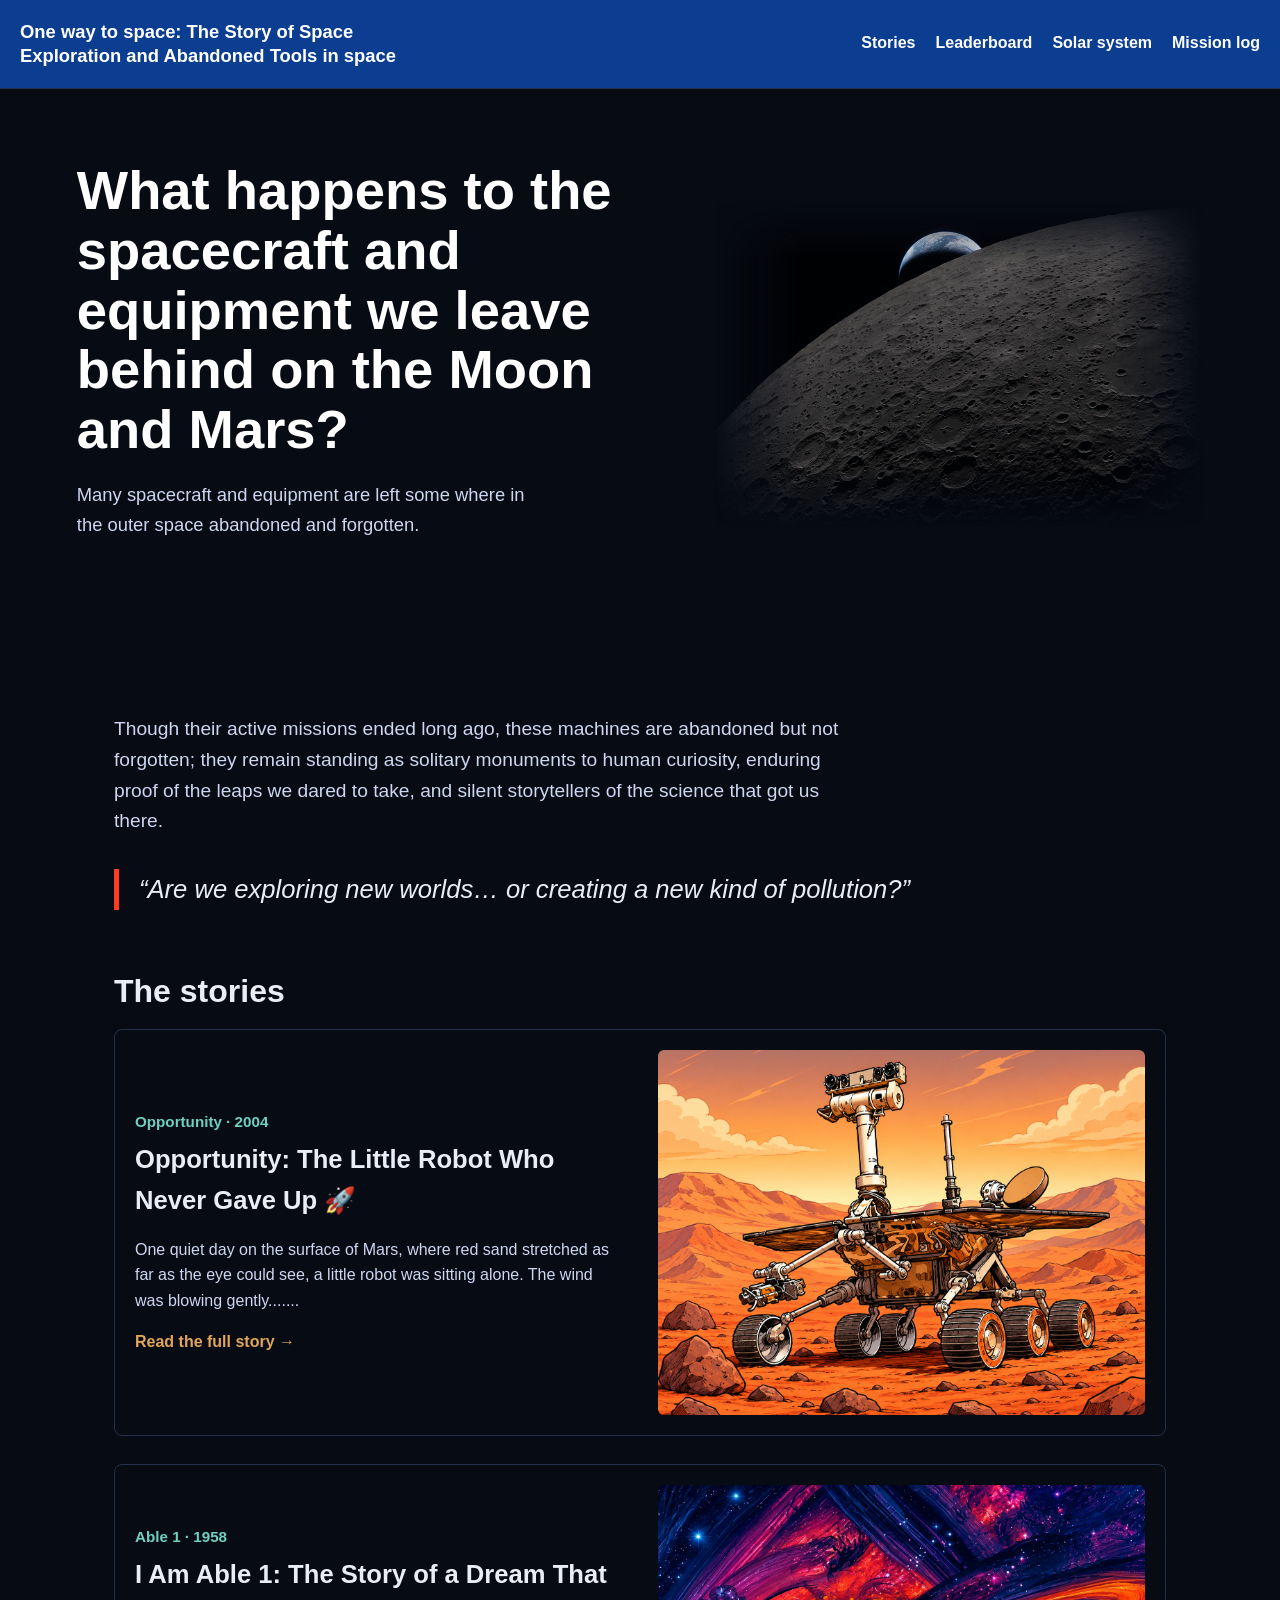
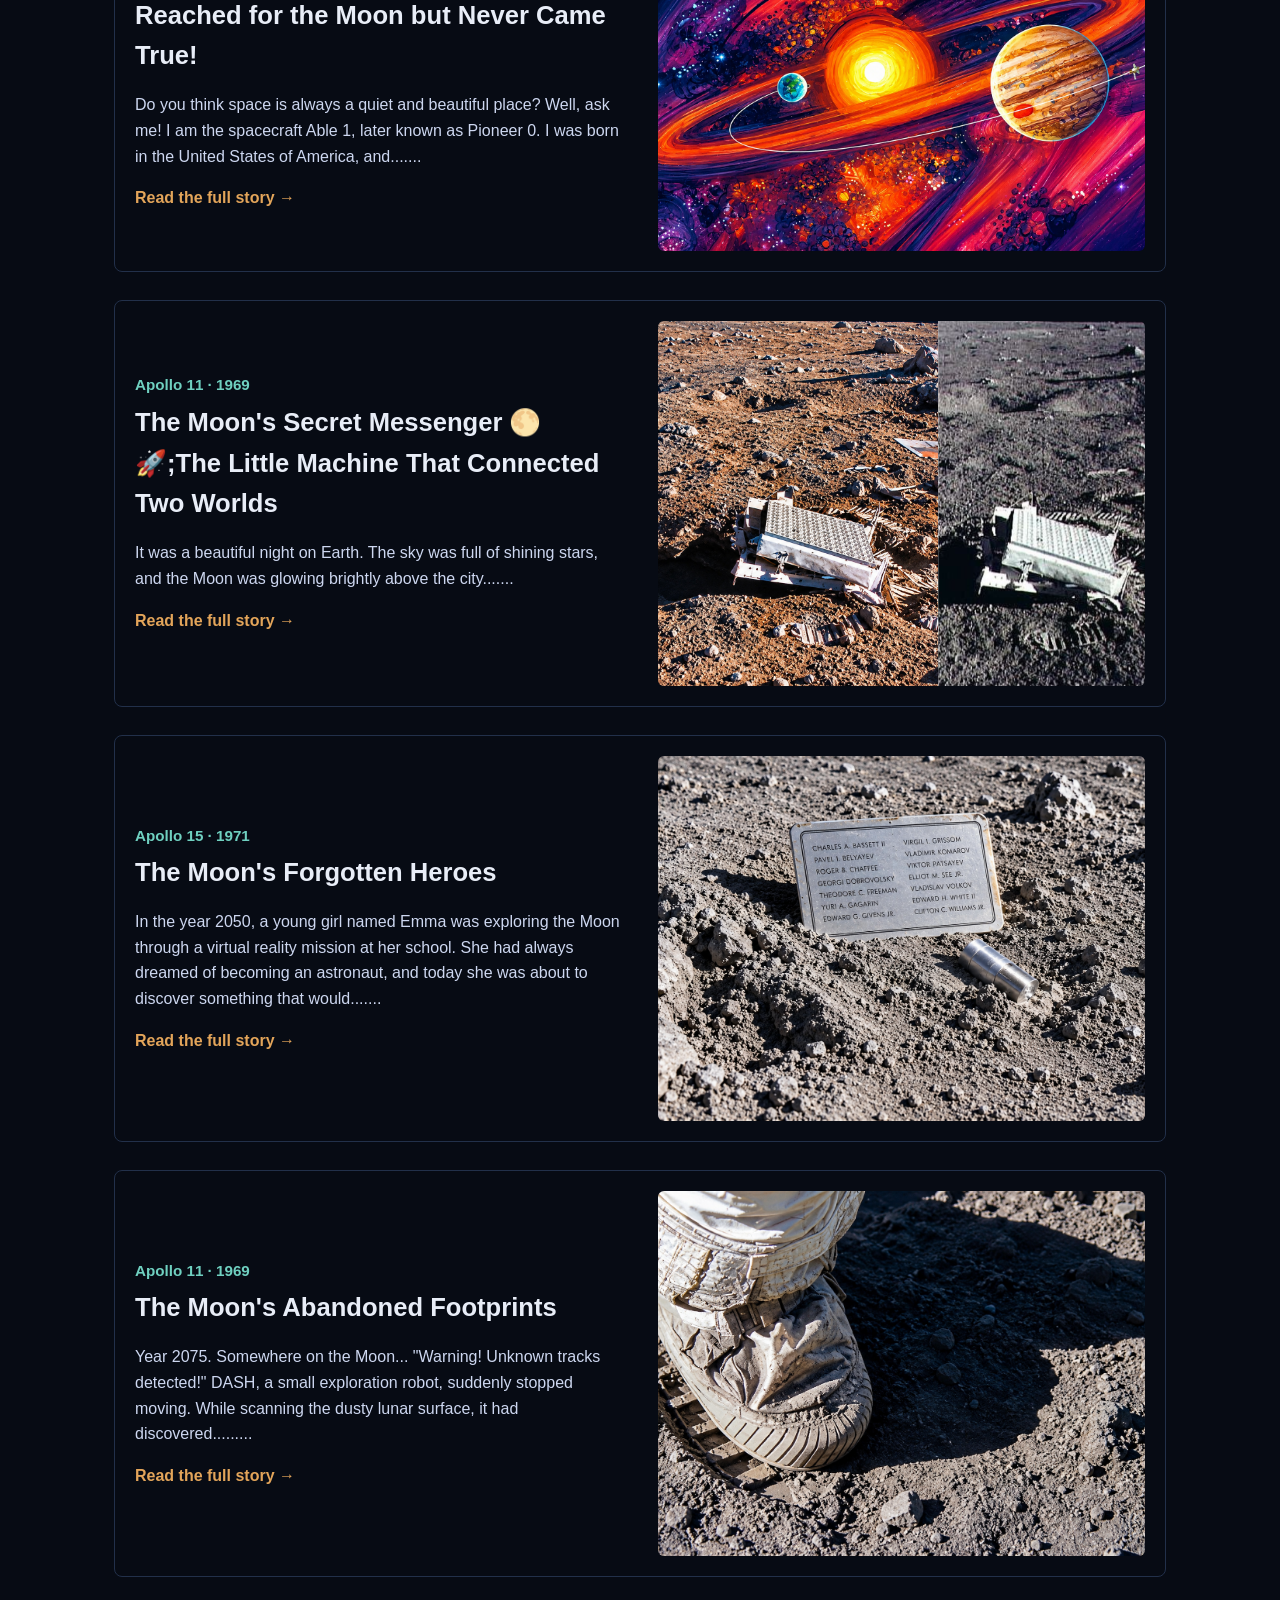
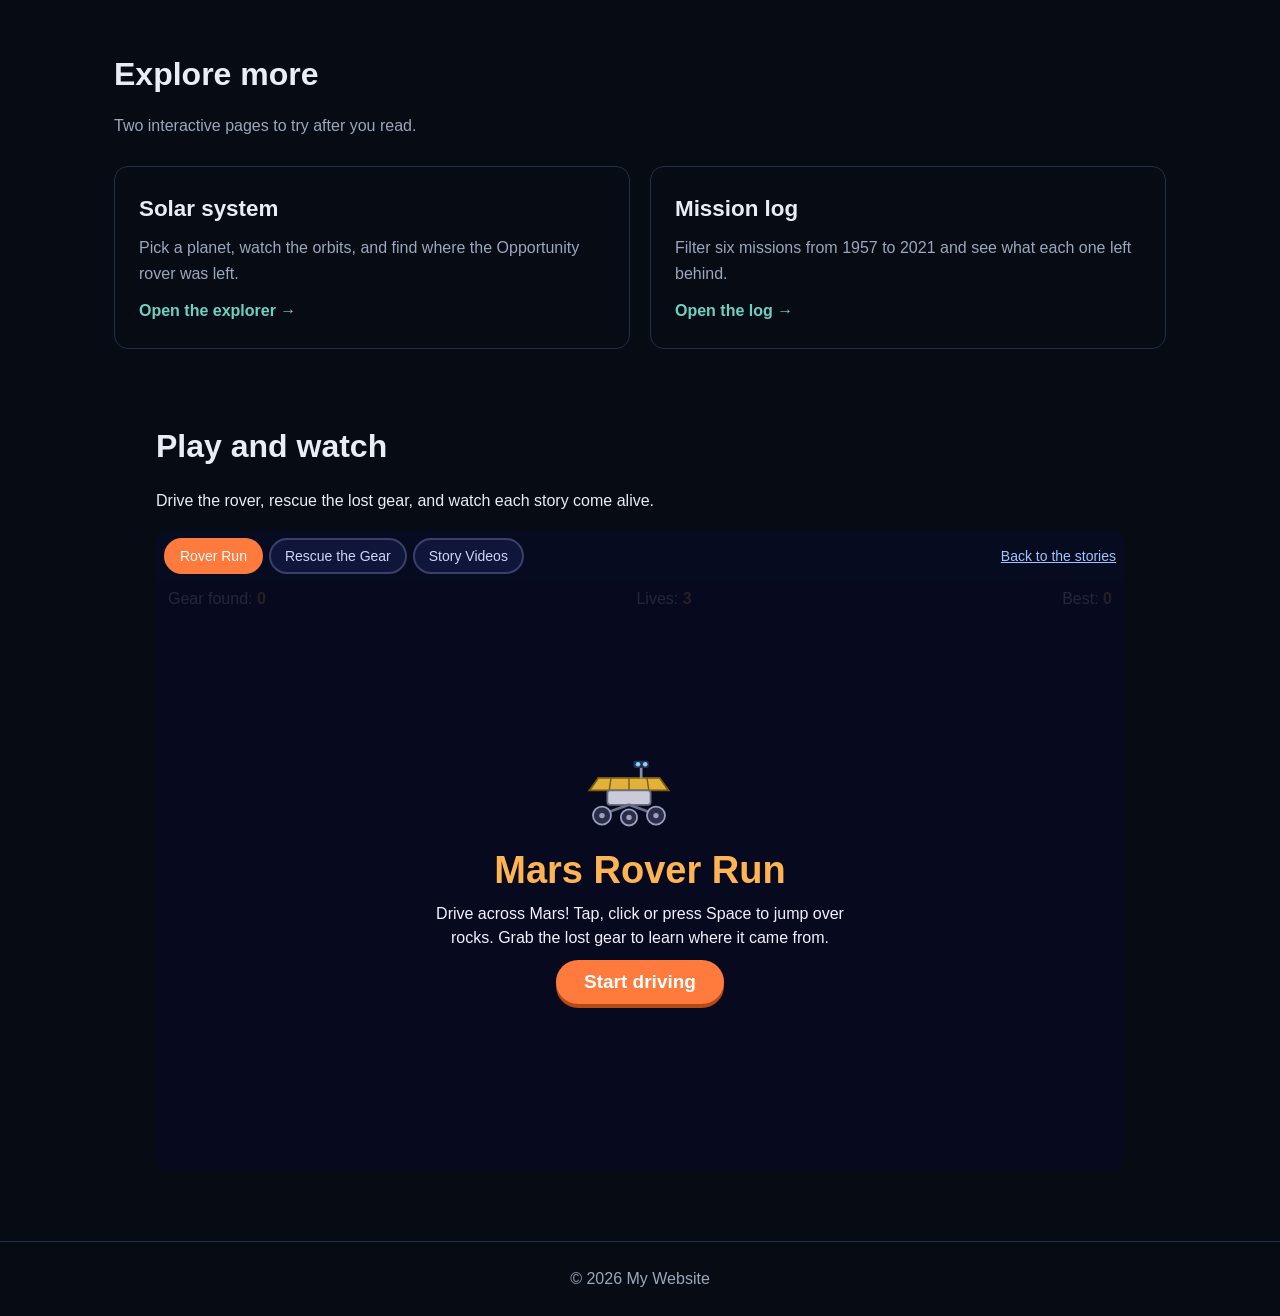
<file: index.html>
<!DOCTYPE html>
<html lang="en">
<head>
  <meta charset="UTF-8">
  <meta name="viewport" content="width=device-width, initial-scale=1.0">
  <title>Nasa_StoryTelling</title>
  <link rel="stylesheet" href="style2.css">
<script src="script.js"></script>

</head>
<body>

  <header>
    <h1>One way to space: The Story of Space Exploration and Abandoned Tools in space</h1>
    <nav>
      <a href="#stories">Stories</a>
      <a href="leaderboard.html">Leaderboard</a>
      <a href="solar-system.html">Solar system</a>
      <a href="mission-log.html">Mission log</a>
    </nav>
  </header>

  <section class="hero-section">
    <div class="hero-text">
      <h1>What happens to the spacecraft and equipment we leave behind on the Moon and Mars?</h1>
      <p>Many spacecraft and equipment are left some where in the outer space abandoned and forgotten.</p>
    </div>

    <div class="hero-image">
      <img src="art002e021219~large.jpg" alt="the surface of the moon"
           onerror="this.replaceWith(Object.assign(document.createElement('div'),{className:'globe',role:'img',ariaLabel:'Globe'}))">
    </div>
  </section>

  <main>
    <p>Though their active missions ended long ago, these machines are abandoned but not forgotten; they remain standing as solitary monuments to human curiosity, enduring proof of the leaps we dared to take, and silent storytellers of the science that got us there.</p>
    <p class="quote">“Are we exploring new worlds… or creating a new kind of pollution?”</p>

    <section id="stories" class="stories">
      <h2>The stories</h2>

      <div class="story">
        <figure class="photo-slot">
          <img src="story 1.png" alt="" onerror="this.parentElement.classList.add('empty')">
          <span class="slot-hint">Opportunity rover<br><small>Opportunity rover</small></span>
        </figure>
        <div class="story-body">
          <p class="meta">Opportunity · 2004</p>
          <h3><a class="story-link" href="story-1.html">Opportunity: The Little Robot Who Never Gave Up 🚀</a></h3>
          <p>One quiet day on the surface of Mars, where red sand stretched as far as the eye could see, a little robot was sitting alone. The wind was blowing gently.......</p>
          <span class="read-more">Read the full story</span>
        </div>
      </div>

      <div class="story">
        <figure class="photo-slot">
          <img src="story 2.png" alt="" onerror="this.parentElement.classList.add('empty')">
          <span class="slot-hint">Able 1<br><small>Able 1</small></span>
        </figure>
        <div class="story-body">
          <p class="meta">Able 1 · 1958</p>
          <h3><a class="story-link" href="story-2.html">I Am Able 1: The Story of a Dream That Reached for the Moon but Never Came True!</a></h3>
          <p>Do you think space is always a quiet and beautiful place? Well, ask me! I am the spacecraft Able 1, later known as Pioneer 0. I was born in the United States of America, and.......</p>
          <span class="read-more">Read the full story</span>
        </div>
      </div>

      <div class="story">
        <figure class="photo-slot">
          <img src="story 3.png" alt="" onerror="this.parentElement.classList.add('empty')">
          <span class="slot-hint">Laser Ranging Retroreflector<br><small>Laser Ranging Retroreflector</small></span>
        </figure>
        <div class="story-body">
          <p class="meta">Apollo 11 · 1969</p>
          <h3><a class="story-link" href="story-3.html">The Moon's Secret Messenger 🌕🚀;The Little Machine That Connected Two Worlds</a></h3>
          <p>It was a beautiful night on Earth. The sky was full of shining stars, and the Moon was glowing brightly above the city.......</p>
          <span class="read-more">Read the full story</span>
        </div>
      </div>

      <div class="story">
        <figure class="photo-slot">
          <img src="story 4.png" alt="" onerror="this.parentElement.classList.add('empty')">
          <span class="slot-hint">names on a plaque<br><small>names on a plaque</small></span>
        </figure>
        <div class="story-body">
          <p class="meta">Apollo 15 · 1971</p>
          <h3><a class="story-link" href="story-4.html">The Moon's Forgotten Heroes</a></h3>
          <p>In the year 2050, a young girl named Emma was exploring the Moon through a virtual reality mission at her school. She had always dreamed of becoming an astronaut, and today she was about to discover something that would.......</p>
          <span class="read-more">Read the full story</span>
        </div>
      </div>

      <div class="story">
        <figure class="photo-slot">
          <img src="story 5.png" alt="" onerror="this.parentElement.classList.add('empty')">
          <span class="slot-hint">footprint<br><small>footprint</small></span>
        </figure>
        <div class="story-body">
          <p class="meta">Apollo 11 · 1969</p>
          <h3><a class="story-link" href="story-5.html">The Moon's Abandoned Footprints</a></h3>
          <p>Year 2075. Somewhere on the Moon... "Warning! Unknown tracks detected!" DASH, a small exploration robot, suddenly stopped moving. While scanning the dusty lunar surface, it had discovered.........</p>
          <span class="read-more">Read the full story</span>
        </div>
      </div>
    </section>

    <section id="explore" class="explore">
      <h2>Explore more</h2>
      <p class="section-note">Two interactive pages to try after you read.</p>
      <div class="explore-list">
        <a class="explore-card" href="solar-system.html"><h3>Solar system</h3><p>Pick a planet, watch the orbits, and find where the Opportunity rover was left.</p><span>Open the explorer</span></a>
        <a class="explore-card" href="mission-log.html"><h3>Mission log</h3><p>Filter six missions from 1957 to 2021 and see what each one left behind.</p><span>Open the log</span></a>
      </div>
    </section>
    <section id="play" style="max-width:1000px;margin:40px auto;padding:0 16px">
  <h2>Play and watch</h2>
  <p>Drive the rover, rescue the lost gear, and watch each story come alive.</p>
  <iframe src="play.html" title="Games and story videos" loading="lazy"
    style="width:100%;height:640px;border:0;border-radius:14px;background:#070b1f" allowfullscreen></iframe>
</section>

  </main>

  <footer>
    <p>&copy; 2026 My Website</p>
  </footer>

</body>
</html>
</file>
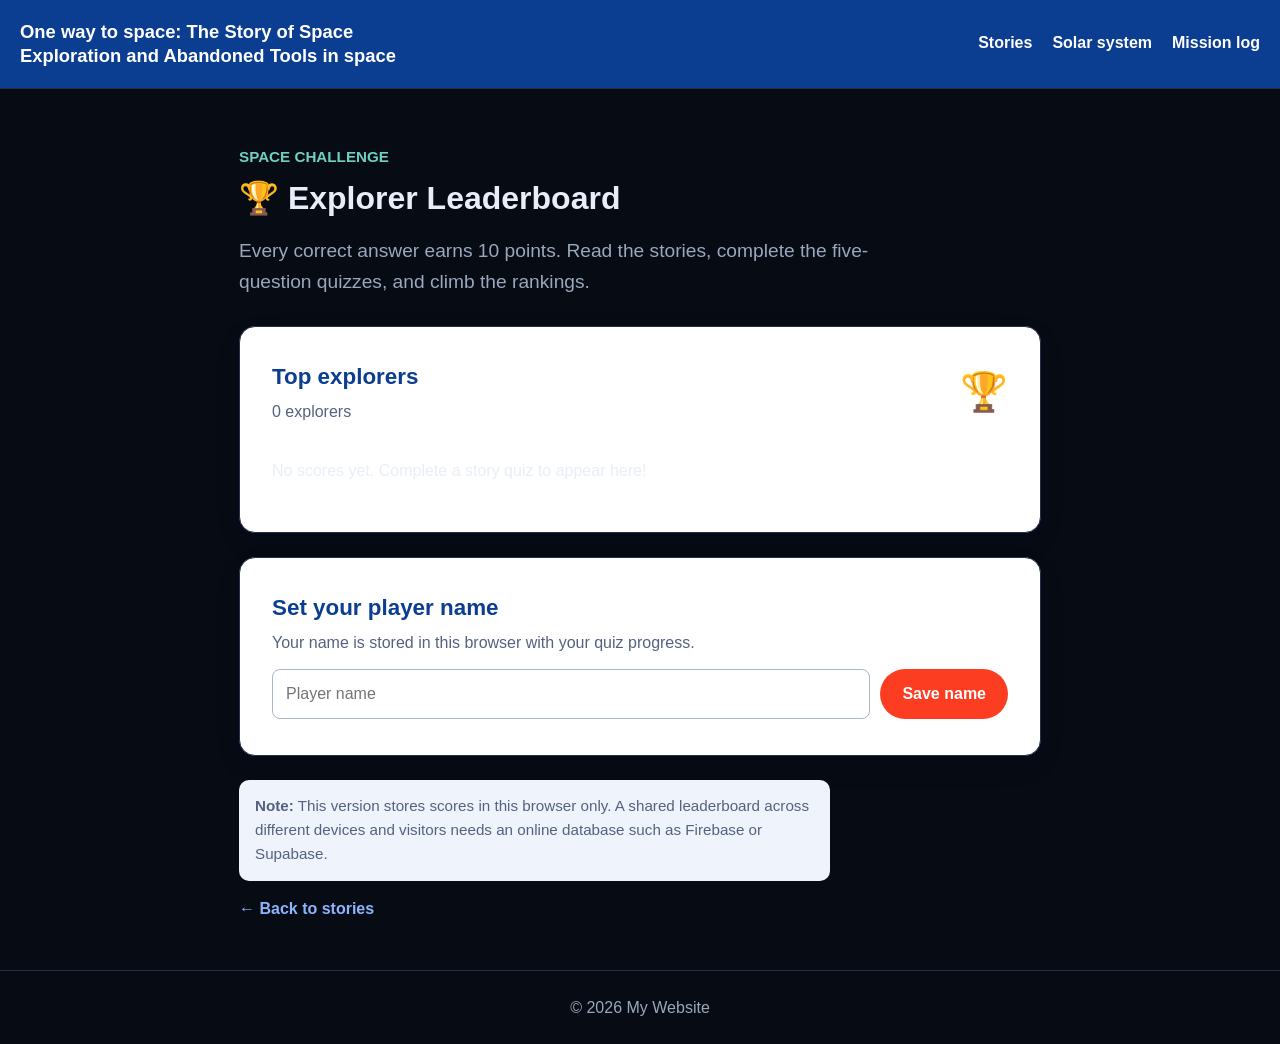
<file: leaderboard.html>
<!DOCTYPE html>
<html lang="en">
<head>
  <meta charset="UTF-8">
  <meta name="viewport" content="width=device-width, initial-scale=1.0">
  <title>Leaderboard | Abandoned Tools in Space</title>
  <link rel="stylesheet" href="style2.css">
</head>
<body>
  <header>
    <h1>One way to space: The Story of Space Exploration and Abandoned Tools in space</h1>
    <nav aria-label="Main">
      <a href="index.html#stories">Stories</a>
      <a href="solar-system.html">Solar system</a>
      <a href="mission-log.html">Mission log</a>
    </nav>
  </header>
  <main class="leaderboard-page">
    <p class="meta">SPACE CHALLENGE</p>
    <h2>🏆 Explorer Leaderboard</h2>
    <p class="section-note">Every correct answer earns 10 points. Read the stories, complete the five-question quizzes, and climb the rankings.</p>
    <section class="leaderboard-card">
      <div class="leaderboard-heading">
        <div><h3>Top explorers</h3><p id="leaderboard-count">No players yet</p></div>
        <span class="leaderboard-trophy">🏆</span>
      </div>
      <ol id="leaderboard-list" class="leaderboard-list"></ol>
      <p id="leaderboard-empty" class="empty-note">No scores yet. Complete a story quiz to appear here!</p>
    </section>
    <section class="leaderboard-card player-settings">
      <h3>Set your player name</h3>
      <p>Your name is stored in this browser with your quiz progress.</p>
      <form id="player-form" class="quiz-name-form">
        <input id="player-name" type="text" maxlength="20" placeholder="Player name" aria-label="Player name" required>
        <button class="quiz-btn" type="submit">Save name</button>
      </form>
      <p id="player-status" class="quiz-progress" aria-live="polite"></p>
    </section>
    <p class="leaderboard-note"><strong>Note:</strong> This version stores scores in this browser only. A shared leaderboard across different devices and visitors needs an online database such as Firebase or Supabase.</p>
    <a class="back-link" href="index.html#stories">← Back to stories</a>
  </main>
  <footer><p>&copy; 2026 My Website</p></footer>
  <script src="leaderboard.js"></script>
</body>
</html>
</file>
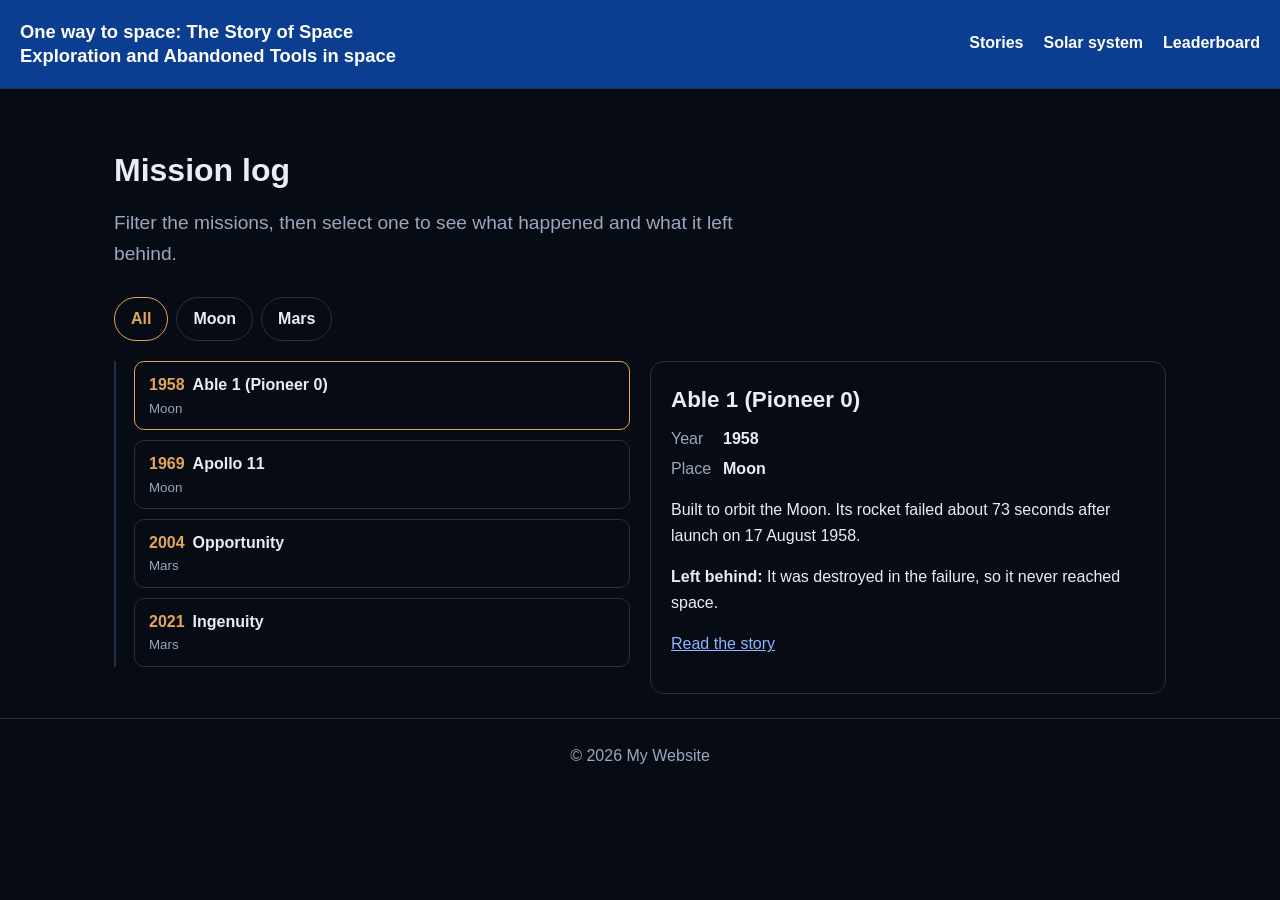
<file: mission-log.html>
<!DOCTYPE html>
<html lang="en">
<head>
  <meta charset="UTF-8">
  <meta name="viewport" content="width=device-width, initial-scale=1.0">
  <title>Mission log | Abandoned Tools in Space</title>
  <link rel="stylesheet" href="style2.css">
</head>
<body>
  <header>
    <h1>One way to space: The Story of Space Exploration and Abandoned Tools in space</h1>
    <nav aria-label="Main">
      <a href="index.html#stories">Stories</a>
      <a href="solar-system.html">Solar system</a>
      <a href="leaderboard.html">Leaderboard</a>
    </nav>
  </header>
  <main>
    <h2>Mission log</h2>
    <p class="section-note">Filter the missions, then select one to see what happened and what it left behind.</p>
    <div class="filters" id="filters" role="group" aria-label="Filter by place"></div>
    <div class="explorer two">
      <ol class="timeline" id="timeline"></ol>
      <aside class="panel" id="info" aria-live="polite"></aside>
    </div>
  </main>
  <footer><p>&copy; 2026 My Website</p></footer>
  <script src="script.js"></script>
  <script>
const M=[
{y:1958,n:'Able 1 (Pioneer 0)',w:'Moon',t:'Built to orbit the Moon. Its rocket failed about 73 seconds after launch on 17 August 1958.',l:'It was destroyed in the failure, so it never reached space.',u:'story-2.html'},
{y:1969,n:'Apollo 11',w:'Moon',t:'In July 1969 the first people walked on the Moon.',l:'The lower part of the lunar module and some equipment stay at Tranquility Base.'},
{y:2004,n:'Opportunity',w:'Mars',t:'A Mars rover that was planned to work for three months but kept going for almost fifteen years.',l:'It sits on Mars where it stopped after a huge dust storm in 2018.',u:'story-1.html'},
{y:2021,n:'Ingenuity',w:'Mars',t:'A small helicopter that made the first powered flight on another planet, on 19 April 2021.',l:'Its mission ended in January 2024, and it remains on Mars.'}];
const places=['All',...new Set(M.map(m=>m.w))],fil=document.getElementById('filters'),tl=document.getElementById('timeline'),info=document.getElementById('info');
let cur='All';
function show(m){
  [...tl.querySelectorAll('button')].forEach(b=>b.setAttribute('aria-current',b.dataset.n===m.n));
  info.innerHTML='<h3>'+m.n+'</h3><dl><dt>Year</dt><dd>'+m.y+'</dd><dt>Place</dt><dd>'+m.w+'</dd></dl><p>'+m.t+'</p><p><strong>Left behind:</strong> '+m.l+'</p>'+(m.u?'<p><a href="'+m.u+'">Read the story</a></p>':'');
}
function render(){
  tl.innerHTML='';
  const items=M.filter(m=>cur==='All'||m.w===cur);
  items.forEach(m=>{const li=document.createElement('li'),b=document.createElement('button');
    b.type='button';b.className='choice';b.dataset.n=m.n;b.innerHTML='<span class="year">'+m.y+'</span>'+m.n+'<small>'+m.w+'</small>';
    b.addEventListener('click',()=>show(m));li.appendChild(b);tl.appendChild(li)});
  show(items[0]);
  [...fil.children].forEach(b=>b.setAttribute('aria-pressed',b.textContent===cur));
}
places.forEach(p=>{const b=document.createElement('button');b.type='button';b.className='pill';b.textContent=p;b.addEventListener('click',()=>{cur=p;render()});fil.appendChild(b)});
render();
  </script>
</body>
</html>
</file>
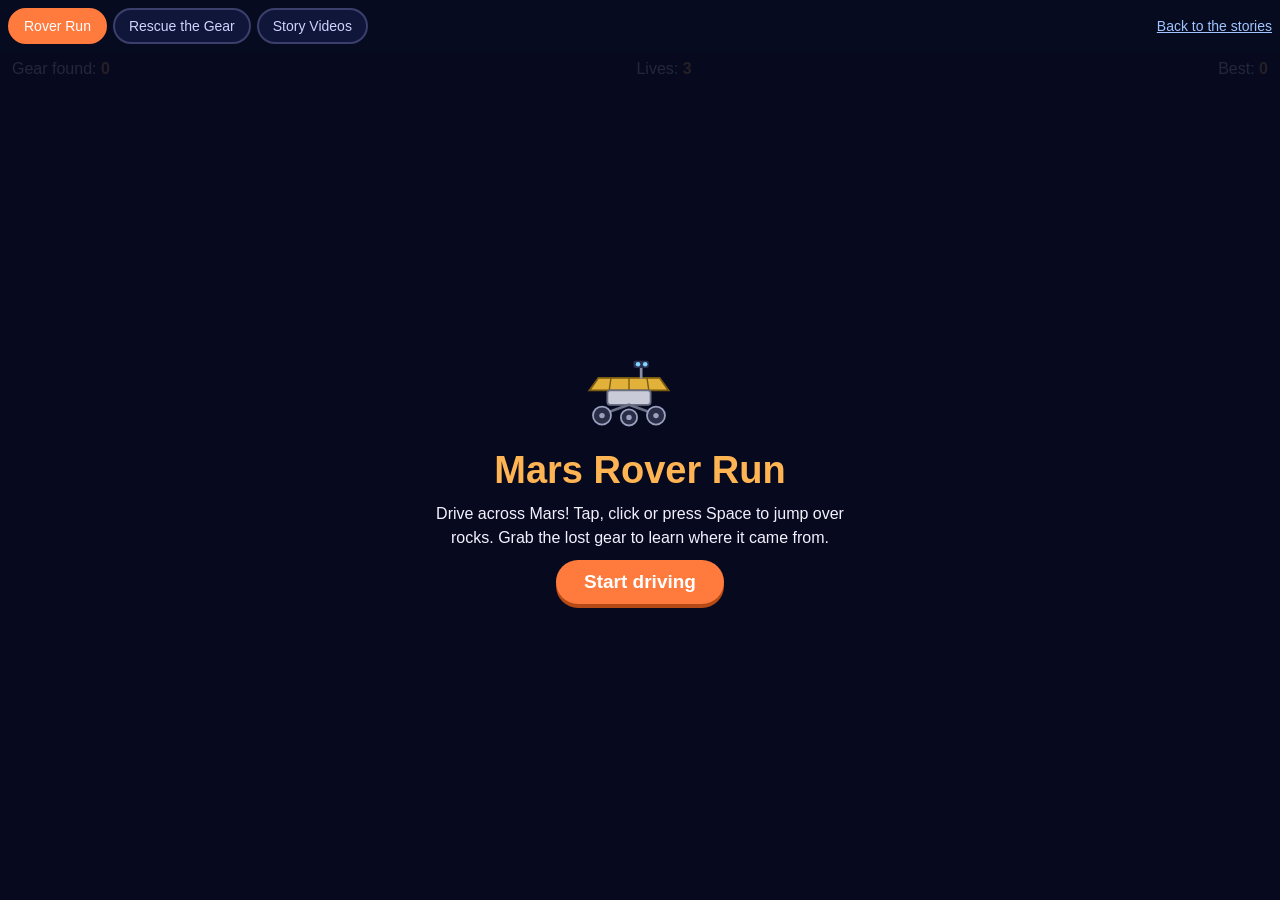
<file: play.html>
<!DOCTYPE html><html lang="en"><head><meta charset="UTF-8"><meta name="viewport" content="width=device-width,initial-scale=1,viewport-fit=cover"><title>Play and Watch</title>
<style>html,body{margin:0;height:100%;background:#070b1f;font-family:"Trebuchet MS",Arial,sans-serif}
body{display:flex;flex-direction:column;padding-top:env(safe-area-inset-top,0)}
nav{display:flex;gap:6px;padding:8px;align-items:center;flex-wrap:wrap}
nav button{font:inherit;font-size:14px;padding:8px 14px;border-radius:20px;border:2px solid #3a3f6b;background:#10163a;color:#cfd3ff;cursor:pointer}
nav button.on{background:#ff7a3d;border-color:#ff7a3d;color:#fff}nav a{margin-left:auto;color:#9fc4ff;font-size:14px}
iframe{display:none;flex:1;border:0;width:100%}iframe.on{display:block}</style></head><body>
<nav><button data-i="0" class=on>Rover Run</button><button data-i="1">Rescue the Gear</button><button data-i="2">Story Videos</button><a href="index.html#stories">Back to the stories</a></nav><iframe class="on" title="Rover Run" srcdoc="&lt;!DOCTYPE html&gt;
&lt;html lang=&quot;en&quot;&gt;&lt;head&gt;&lt;meta charset=&quot;UTF-8&quot;&gt;&lt;meta name=&quot;viewport&quot; content=&quot;width=device-width,initial-scale=1,viewport-fit=cover&quot;&gt;&lt;title&gt;Mars Rover Run&lt;/title&gt;
&lt;style&gt;
html,body{margin:0;height:100%;background:#070b1f;color:#f4f1ff;font-family:&quot;Trebuchet MS&quot;,Arial,sans-serif;overflow:hidden}
#w{position:relative;width:100%;height:100%}canvas{width:100%;height:100%;display:block;touch-action:manipulation}
#hud{position:absolute;top:8px;left:12px;right:12px;display:flex;justify-content:space-between;font-size:16px;pointer-events:none}
#hud b{color:#ffb454}
#p{position:absolute;inset:0;background:rgba(7,11,31,.88);display:flex;flex-direction:column;align-items:center;justify-content:center;text-align:center;padding:20px;gap:10px}
#p h1{margin:0;color:#ffb454;font-size:clamp(24px,6vw,38px)}#p p{margin:0;max-width:420px;line-height:1.5}
button{font:inherit;font-size:19px;font-weight:700;padding:11px 28px;border:0;border-radius:28px;background:#ff7a3d;color:#fff;cursor:pointer;box-shadow:0 4px 0 #b64a17}
#f{position:absolute;left:50%;bottom:12px;transform:translateX(-50%);width:min(92%,440px);background:#fff3dc;color:#2a1a0a;padding:9px 12px;border-radius:12px;font-size:14px;border:3px solid #ff7a3d;opacity:0;transition:.3s;pointer-events:none}
.a{width:1em;height:1em;display:block}&lt;/style&gt;&lt;/head&gt;&lt;body&gt;&lt;div id=&quot;w&quot;&gt;&lt;canvas id=&quot;c&quot;&gt;&lt;/canvas&gt;
&lt;div id=&quot;hud&quot;&gt;&lt;div&gt;Gear found: &lt;b id=&quot;s&quot;&gt;0&lt;/b&gt;&lt;/div&gt;&lt;div&gt;Lives: &lt;b id=&quot;l&quot;&gt;3&lt;/b&gt;&lt;/div&gt;&lt;div&gt;Best: &lt;b id=&quot;b&quot;&gt;0&lt;/b&gt;&lt;/div&gt;&lt;/div&gt;
&lt;div id=&quot;f&quot;&gt;&lt;/div&gt;
&lt;div id=&quot;p&quot;&gt;&lt;div style=&quot;font-size:90px;width:1.25em;height:1em&quot;&gt;&lt;svg xmlns=&#x27;http://www.w3.org/2000/svg&#x27; class=&#x27;a&#x27; width=&#x27;100&#x27; height=&#x27;100&#x27; viewBox=&#x27;0 0 100 80&#x27;&gt;&lt;polygon points=&#x27;6,36 94,36 84,22 16,22&#x27; fill=&#x27;#e2b13a&#x27; stroke=&#x27;#7a5a10&#x27; stroke-width=&#x27;2&#x27;/&gt;&lt;path d=&#x27;M30 22 L28 36 M50 22 V36 M70 22 L72 36&#x27; stroke=&#x27;#7a5a10&#x27; stroke-width=&#x27;1.5&#x27;/&gt;&lt;rect x=&#x27;26&#x27; y=&#x27;36&#x27; width=&#x27;48&#x27; height=&#x27;16&#x27; rx=&#x27;3&#x27; fill=&#x27;#c9ccd8&#x27; stroke=&#x27;#6b6f85&#x27; stroke-width=&#x27;2&#x27;/&gt;&lt;rect x=&#x27;62&#x27; y=&#x27;8&#x27; width=&#x27;3&#x27; height=&#x27;15&#x27; fill=&#x27;#8a8fa8&#x27;/&gt;&lt;rect x=&#x27;55&#x27; y=&#x27;3&#x27; width=&#x27;17&#x27; height=&#x27;8&#x27; rx=&#x27;2&#x27; fill=&#x27;#2c3050&#x27;/&gt;&lt;circle cx=&#x27;60&#x27; cy=&#x27;7&#x27; r=&#x27;2.5&#x27; fill=&#x27;#7fd6ff&#x27;/&gt;&lt;circle cx=&#x27;68&#x27; cy=&#x27;7&#x27; r=&#x27;2.5&#x27; fill=&#x27;#7fd6ff&#x27;/&gt;&lt;path d=&#x27;M22 62 L50 52 L78 62&#x27; stroke=&#x27;#6b6f85&#x27; stroke-width=&#x27;3&#x27; fill=&#x27;none&#x27;/&gt;&lt;g fill=&#x27;#2a2d45&#x27; stroke=&#x27;#9aa0c0&#x27; stroke-width=&#x27;2&#x27;&gt;&lt;circle cx=&#x27;20&#x27; cy=&#x27;64&#x27; r=&#x27;10&#x27;/&gt;&lt;circle cx=&#x27;50&#x27; cy=&#x27;66&#x27; r=&#x27;9&#x27;/&gt;&lt;circle cx=&#x27;80&#x27; cy=&#x27;64&#x27; r=&#x27;10&#x27;/&gt;&lt;/g&gt;&lt;g fill=&#x27;#9aa0c0&#x27;&gt;&lt;circle cx=&#x27;20&#x27; cy=&#x27;64&#x27; r=&#x27;3&#x27;/&gt;&lt;circle cx=&#x27;50&#x27; cy=&#x27;66&#x27; r=&#x27;3&#x27;/&gt;&lt;circle cx=&#x27;80&#x27; cy=&#x27;64&#x27; r=&#x27;3&#x27;/&gt;&lt;/g&gt;&lt;/svg&gt;&lt;/div&gt;&lt;h1&gt;Mars Rover Run&lt;/h1&gt;&lt;p&gt;Drive across Mars! Tap, click or press Space to jump over rocks. Grab the lost gear to learn where it came from.&lt;/p&gt;&lt;button id=&quot;go&quot;&gt;Start driving&lt;/button&gt;&lt;/div&gt;&lt;/div&gt;
&lt;script&gt;
(function(){var ART={rover:`&lt;svg xmlns=&#x27;http://www.w3.org/2000/svg&#x27; class=&#x27;a&#x27; width=&#x27;100&#x27; height=&#x27;100&#x27; viewBox=&#x27;0 0 100 80&#x27;&gt;&lt;polygon points=&#x27;6,36 94,36 84,22 16,22&#x27; fill=&#x27;#e2b13a&#x27; stroke=&#x27;#7a5a10&#x27; stroke-width=&#x27;2&#x27;/&gt;&lt;path d=&#x27;M30 22 L28 36 M50 22 V36 M70 22 L72 36&#x27; stroke=&#x27;#7a5a10&#x27; stroke-width=&#x27;1.5&#x27;/&gt;&lt;rect x=&#x27;26&#x27; y=&#x27;36&#x27; width=&#x27;48&#x27; height=&#x27;16&#x27; rx=&#x27;3&#x27; fill=&#x27;#c9ccd8&#x27; stroke=&#x27;#6b6f85&#x27; stroke-width=&#x27;2&#x27;/&gt;&lt;rect x=&#x27;62&#x27; y=&#x27;8&#x27; width=&#x27;3&#x27; height=&#x27;15&#x27; fill=&#x27;#8a8fa8&#x27;/&gt;&lt;rect x=&#x27;55&#x27; y=&#x27;3&#x27; width=&#x27;17&#x27; height=&#x27;8&#x27; rx=&#x27;2&#x27; fill=&#x27;#2c3050&#x27;/&gt;&lt;circle cx=&#x27;60&#x27; cy=&#x27;7&#x27; r=&#x27;2.5&#x27; fill=&#x27;#7fd6ff&#x27;/&gt;&lt;circle cx=&#x27;68&#x27; cy=&#x27;7&#x27; r=&#x27;2.5&#x27; fill=&#x27;#7fd6ff&#x27;/&gt;&lt;path d=&#x27;M22 62 L50 52 L78 62&#x27; stroke=&#x27;#6b6f85&#x27; stroke-width=&#x27;3&#x27; fill=&#x27;none&#x27;/&gt;&lt;g fill=&#x27;#2a2d45&#x27; stroke=&#x27;#9aa0c0&#x27; stroke-width=&#x27;2&#x27;&gt;&lt;circle cx=&#x27;20&#x27; cy=&#x27;64&#x27; r=&#x27;10&#x27;/&gt;&lt;circle cx=&#x27;50&#x27; cy=&#x27;66&#x27; r=&#x27;9&#x27;/&gt;&lt;circle cx=&#x27;80&#x27; cy=&#x27;64&#x27; r=&#x27;10&#x27;/&gt;&lt;/g&gt;&lt;g fill=&#x27;#9aa0c0&#x27;&gt;&lt;circle cx=&#x27;20&#x27; cy=&#x27;64&#x27; r=&#x27;3&#x27;/&gt;&lt;circle cx=&#x27;50&#x27; cy=&#x27;66&#x27; r=&#x27;3&#x27;/&gt;&lt;circle cx=&#x27;80&#x27; cy=&#x27;64&#x27; r=&#x27;3&#x27;/&gt;&lt;/g&gt;&lt;/svg&gt;`,rocket:`&lt;svg xmlns=&#x27;http://www.w3.org/2000/svg&#x27; class=&#x27;a&#x27; width=&#x27;100&#x27; height=&#x27;100&#x27; viewBox=&#x27;0 0 60 100&#x27;&gt;&lt;path d=&#x27;M30 4 C44 20 46 44 42 72 L18 72 C14 44 16 20 30 4Z&#x27; fill=&#x27;#f2f4ff&#x27; stroke=&#x27;#8c92b8&#x27; stroke-width=&#x27;2&#x27;/&gt;&lt;path d=&#x27;M30 4 C36 11 40 18 41 27 L19 27 C20 18 24 11 30 4Z&#x27; fill=&#x27;#e5483b&#x27;/&gt;&lt;circle cx=&#x27;30&#x27; cy=&#x27;44&#x27; r=&#x27;8&#x27; fill=&#x27;#4aa8ff&#x27; stroke=&#x27;#556&#x27; stroke-width=&#x27;2&#x27;/&gt;&lt;circle cx=&#x27;27&#x27; cy=&#x27;41&#x27; r=&#x27;2.5&#x27; fill=&#x27;#cfeaff&#x27;/&gt;&lt;path d=&#x27;M18 58 L5 86 L19 76Z M42 58 L55 86 L41 76Z&#x27; fill=&#x27;#e5483b&#x27; stroke=&#x27;#9a2a20&#x27; stroke-width=&#x27;1.5&#x27;/&gt;&lt;rect x=&#x27;22&#x27; y=&#x27;72&#x27; width=&#x27;16&#x27; height=&#x27;5&#x27; fill=&#x27;#6b6f85&#x27;/&gt;&lt;/svg&gt;`,earth:`&lt;svg xmlns=&#x27;http://www.w3.org/2000/svg&#x27; class=&#x27;a&#x27; width=&#x27;100&#x27; height=&#x27;100&#x27; viewBox=&#x27;0 0 100 100&#x27;&gt;&lt;circle cx=&#x27;50&#x27; cy=&#x27;50&#x27; r=&#x27;46&#x27; fill=&#x27;#2a6fd6&#x27;/&gt;&lt;path d=&#x27;M22 30 C30 18 46 20 44 32 C42 42 30 46 26 56 C18 50 14 38 22 30Z M58 56 C70 50 84 58 80 70 C76 82 62 84 58 74 C54 68 54 60 58 56Z M56 18 C66 14 78 22 72 30 C66 34 56 28 56 18Z&#x27; fill=&#x27;#4fae5a&#x27;/&gt;&lt;ellipse cx=&#x27;36&#x27; cy=&#x27;28&#x27; rx=&#x27;14&#x27; ry=&#x27;6&#x27; fill=&#x27;#fff&#x27; opacity=&#x27;.35&#x27;/&gt;&lt;circle cx=&#x27;50&#x27; cy=&#x27;50&#x27; r=&#x27;46&#x27; fill=&#x27;none&#x27; stroke=&#x27;#8fc1ff&#x27; stroke-width=&#x27;3&#x27;/&gt;&lt;/svg&gt;`,moon:`&lt;svg xmlns=&#x27;http://www.w3.org/2000/svg&#x27; class=&#x27;a&#x27; width=&#x27;100&#x27; height=&#x27;100&#x27; viewBox=&#x27;0 0 100 100&#x27;&gt;&lt;circle cx=&#x27;50&#x27; cy=&#x27;50&#x27; r=&#x27;46&#x27; fill=&#x27;#dcd8cc&#x27;/&gt;&lt;g fill=&#x27;#b8b3a4&#x27;&gt;&lt;circle cx=&#x27;34&#x27; cy=&#x27;34&#x27; r=&#x27;10&#x27;/&gt;&lt;circle cx=&#x27;64&#x27; cy=&#x27;58&#x27; r=&#x27;13&#x27;/&gt;&lt;circle cx=&#x27;40&#x27; cy=&#x27;70&#x27; r=&#x27;6&#x27;/&gt;&lt;circle cx=&#x27;70&#x27; cy=&#x27;28&#x27; r=&#x27;5&#x27;/&gt;&lt;/g&gt;&lt;circle cx=&#x27;50&#x27; cy=&#x27;50&#x27; r=&#x27;46&#x27; fill=&#x27;none&#x27; stroke=&#x27;#f3f0e4&#x27; stroke-width=&#x27;3&#x27;/&gt;&lt;/svg&gt;`,robot:`&lt;svg xmlns=&#x27;http://www.w3.org/2000/svg&#x27; class=&#x27;a&#x27; width=&#x27;100&#x27; height=&#x27;100&#x27; viewBox=&#x27;0 0 100 100&#x27;&gt;&lt;line x1=&#x27;50&#x27; y1=&#x27;8&#x27; x2=&#x27;50&#x27; y2=&#x27;22&#x27; stroke=&#x27;#9aa0c0&#x27; stroke-width=&#x27;3&#x27;/&gt;&lt;circle cx=&#x27;50&#x27; cy=&#x27;8&#x27; r=&#x27;4&#x27; fill=&#x27;#ff7a3d&#x27;/&gt;&lt;rect x=&#x27;28&#x27; y=&#x27;22&#x27; width=&#x27;44&#x27; height=&#x27;30&#x27; rx=&#x27;10&#x27; fill=&#x27;#dfe3f5&#x27; stroke=&#x27;#6b6f85&#x27; stroke-width=&#x27;3&#x27;/&gt;&lt;rect x=&#x27;34&#x27; y=&#x27;30&#x27; width=&#x27;32&#x27; height=&#x27;14&#x27; rx=&#x27;7&#x27; fill=&#x27;#1b1f45&#x27;/&gt;&lt;circle cx=&#x27;43&#x27; cy=&#x27;37&#x27; r=&#x27;4&#x27; fill=&#x27;#7dff9b&#x27;/&gt;&lt;circle cx=&#x27;57&#x27; cy=&#x27;37&#x27; r=&#x27;4&#x27; fill=&#x27;#7dff9b&#x27;/&gt;&lt;rect x=&#x27;34&#x27; y=&#x27;54&#x27; width=&#x27;32&#x27; height=&#x27;18&#x27; rx=&#x27;5&#x27; fill=&#x27;#c9ccd8&#x27; stroke=&#x27;#6b6f85&#x27; stroke-width=&#x27;3&#x27;/&gt;&lt;path d=&#x27;M34 60 L18 72 M66 60 L82 72&#x27; stroke=&#x27;#9aa0c0&#x27; stroke-width=&#x27;4&#x27; stroke-linecap=&#x27;round&#x27;/&gt;&lt;g fill=&#x27;#2a2d45&#x27; stroke=&#x27;#9aa0c0&#x27; stroke-width=&#x27;2&#x27;&gt;&lt;circle cx=&#x27;36&#x27; cy=&#x27;84&#x27; r=&#x27;11&#x27;/&gt;&lt;circle cx=&#x27;64&#x27; cy=&#x27;84&#x27; r=&#x27;11&#x27;/&gt;&lt;/g&gt;&lt;/svg&gt;`,reflector:`&lt;svg xmlns=&#x27;http://www.w3.org/2000/svg&#x27; class=&#x27;a&#x27; width=&#x27;100&#x27; height=&#x27;100&#x27; viewBox=&#x27;0 0 100 100&#x27;&gt;&lt;path d=&#x27;M30 90 L50 55 L70 90&#x27; stroke=&#x27;#8a8fa8&#x27; stroke-width=&#x27;4&#x27; fill=&#x27;none&#x27;/&gt;&lt;rect x=&#x27;20&#x27; y=&#x27;14&#x27; width=&#x27;60&#x27; height=&#x27;44&#x27; rx=&#x27;4&#x27; fill=&#x27;#aab0cc&#x27; stroke=&#x27;#5b6082&#x27; stroke-width=&#x27;3&#x27;/&gt;&lt;g fill=&#x27;#e8f4ff&#x27; stroke=&#x27;#5b6082&#x27; stroke-width=&#x27;1.5&#x27;&gt;&lt;circle cx=&#x27;34&#x27; cy=&#x27;28&#x27; r=&#x27;7&#x27;/&gt;&lt;circle cx=&#x27;50&#x27; cy=&#x27;28&#x27; r=&#x27;7&#x27;/&gt;&lt;circle cx=&#x27;66&#x27; cy=&#x27;28&#x27; r=&#x27;7&#x27;/&gt;&lt;circle cx=&#x27;34&#x27; cy=&#x27;44&#x27; r=&#x27;7&#x27;/&gt;&lt;circle cx=&#x27;50&#x27; cy=&#x27;44&#x27; r=&#x27;7&#x27;/&gt;&lt;circle cx=&#x27;66&#x27; cy=&#x27;44&#x27; r=&#x27;7&#x27;/&gt;&lt;/g&gt;&lt;/svg&gt;`,sign:`&lt;svg xmlns=&#x27;http://www.w3.org/2000/svg&#x27; class=&#x27;a&#x27; width=&#x27;100&#x27; height=&#x27;100&#x27; viewBox=&#x27;0 0 100 100&#x27;&gt;&lt;rect x=&#x27;47&#x27; y=&#x27;50&#x27; width=&#x27;6&#x27; height=&#x27;46&#x27; fill=&#x27;#8a8fa8&#x27;/&gt;&lt;rect x=&#x27;14&#x27; y=&#x27;12&#x27; width=&#x27;72&#x27; height=&#x27;46&#x27; rx=&#x27;5&#x27; fill=&#x27;#e0c779&#x27; stroke=&#x27;#7a6420&#x27; stroke-width=&#x27;3&#x27;/&gt;&lt;g stroke=&#x27;#7a6420&#x27; stroke-width=&#x27;3&#x27; stroke-linecap=&#x27;round&#x27;&gt;&lt;line x1=&#x27;26&#x27; y1=&#x27;26&#x27; x2=&#x27;74&#x27; y2=&#x27;26&#x27;/&gt;&lt;line x1=&#x27;26&#x27; y1=&#x27;36&#x27; x2=&#x27;74&#x27; y2=&#x27;36&#x27;/&gt;&lt;line x1=&#x27;26&#x27; y1=&#x27;46&#x27; x2=&#x27;58&#x27; y2=&#x27;46&#x27;/&gt;&lt;/g&gt;&lt;/svg&gt;`,foot:`&lt;svg xmlns=&#x27;http://www.w3.org/2000/svg&#x27; class=&#x27;a&#x27; width=&#x27;100&#x27; height=&#x27;100&#x27; viewBox=&#x27;0 0 100 100&#x27;&gt;&lt;g fill=&#x27;#c8c5d6&#x27; stroke=&#x27;#5b5f80&#x27; stroke-width=&#x27;3&#x27;&gt;&lt;path d=&#x27;M34 14 C54 8 66 24 62 44 C60 58 40 60 34 48 C28 36 26 20 34 14Z&#x27;/&gt;&lt;path d=&#x27;M36 66 C48 62 62 68 60 80 C58 92 40 94 36 84 C34 78 32 70 36 66Z&#x27;/&gt;&lt;/g&gt;&lt;g stroke=&#x27;#5b5f80&#x27; stroke-width=&#x27;3&#x27;&gt;&lt;line x1=&#x27;40&#x27; y1=&#x27;26&#x27; x2=&#x27;56&#x27; y2=&#x27;24&#x27;/&gt;&lt;line x1=&#x27;40&#x27; y1=&#x27;36&#x27; x2=&#x27;57&#x27; y2=&#x27;34&#x27;/&gt;&lt;/g&gt;&lt;/svg&gt;`,sat:`&lt;svg xmlns=&#x27;http://www.w3.org/2000/svg&#x27; class=&#x27;a&#x27; width=&#x27;100&#x27; height=&#x27;100&#x27; viewBox=&#x27;0 0 100 100&#x27;&gt;&lt;rect x=&#x27;4&#x27; y=&#x27;38&#x27; width=&#x27;30&#x27; height=&#x27;24&#x27; fill=&#x27;#3a78d8&#x27; stroke=&#x27;#9fc4ff&#x27; stroke-width=&#x27;2&#x27;/&gt;&lt;rect x=&#x27;66&#x27; y=&#x27;38&#x27; width=&#x27;30&#x27; height=&#x27;24&#x27; fill=&#x27;#3a78d8&#x27; stroke=&#x27;#9fc4ff&#x27; stroke-width=&#x27;2&#x27;/&gt;&lt;rect x=&#x27;36&#x27; y=&#x27;30&#x27; width=&#x27;28&#x27; height=&#x27;40&#x27; rx=&#x27;5&#x27; fill=&#x27;#dfe3f5&#x27; stroke=&#x27;#6b6f85&#x27; stroke-width=&#x27;3&#x27;/&gt;&lt;circle cx=&#x27;50&#x27; cy=&#x27;50&#x27; r=&#x27;7&#x27; fill=&#x27;#ff7a3d&#x27;/&gt;&lt;line x1=&#x27;50&#x27; y1=&#x27;30&#x27; x2=&#x27;50&#x27; y2=&#x27;14&#x27; stroke=&#x27;#9aa0c0&#x27; stroke-width=&#x27;3&#x27;/&gt;&lt;circle cx=&#x27;50&#x27; cy=&#x27;12&#x27; r=&#x27;4&#x27; fill=&#x27;#7dff9b&#x27;/&gt;&lt;/svg&gt;`,boom:`&lt;svg xmlns=&#x27;http://www.w3.org/2000/svg&#x27; class=&#x27;a&#x27; width=&#x27;100&#x27; height=&#x27;100&#x27; viewBox=&#x27;0 0 100 100&#x27;&gt;&lt;polygon points=&#x27;50,2 61,32 94,22 72,48 98,70 64,70 58,98 46,72 14,90 28,58 4,40 38,36&#x27; fill=&#x27;#ffb454&#x27; stroke=&#x27;#ff5a2d&#x27; stroke-width=&#x27;3&#x27;/&gt;&lt;polygon points=&#x27;50,24 57,42 76,38 62,52 74,66 54,62 50,78 44,62 26,70 38,52 24,40 44,42&#x27; fill=&#x27;#fff3a0&#x27;/&gt;&lt;/svg&gt;`,flame:`&lt;svg xmlns=&#x27;http://www.w3.org/2000/svg&#x27; class=&#x27;a&#x27; width=&#x27;100&#x27; height=&#x27;100&#x27; viewBox=&#x27;0 0 30 50&#x27;&gt;&lt;path d=&#x27;M15 2 C26 18 28 32 22 42 C18 48 12 48 8 42 C2 32 4 18 15 2Z&#x27; fill=&#x27;#ff7a3d&#x27;/&gt;&lt;path d=&#x27;M15 18 C21 28 22 36 18 42 C16 44 14 44 12 42 C8 36 10 28 15 18Z&#x27; fill=&#x27;#ffe36b&#x27;/&gt;&lt;/svg&gt;`,spark:`&lt;svg xmlns=&#x27;http://www.w3.org/2000/svg&#x27; class=&#x27;a&#x27; width=&#x27;100&#x27; height=&#x27;100&#x27; viewBox=&#x27;0 0 100 100&#x27;&gt;&lt;path d=&#x27;M50 4 C54 36 64 46 96 50 C64 54 54 64 50 96 C46 64 36 54 4 50 C36 46 46 36 50 4Z&#x27; fill=&#x27;#ffe9a0&#x27; stroke=&#x27;#ffb454&#x27; stroke-width=&#x27;3&#x27;/&gt;&lt;/svg&gt;`,alert:`&lt;svg xmlns=&#x27;http://www.w3.org/2000/svg&#x27; class=&#x27;a&#x27; width=&#x27;100&#x27; height=&#x27;100&#x27; viewBox=&#x27;0 0 100 100&#x27;&gt;&lt;circle cx=&#x27;50&#x27; cy=&#x27;50&#x27; r=&#x27;44&#x27; fill=&#x27;#ff4d4d&#x27; stroke=&#x27;#fff&#x27; stroke-width=&#x27;5&#x27;/&gt;&lt;rect x=&#x27;44&#x27; y=&#x27;22&#x27; width=&#x27;12&#x27; height=&#x27;34&#x27; rx=&#x27;5&#x27; fill=&#x27;#fff&#x27;/&gt;&lt;circle cx=&#x27;50&#x27; cy=&#x27;72&#x27; r=&#x27;7&#x27; fill=&#x27;#fff&#x27;/&gt;&lt;/svg&gt;`,vr:`&lt;svg xmlns=&#x27;http://www.w3.org/2000/svg&#x27; class=&#x27;a&#x27; width=&#x27;100&#x27; height=&#x27;100&#x27; viewBox=&#x27;0 0 100 100&#x27;&gt;&lt;path d=&#x27;M8 44 C8 30 20 24 30 24 L70 24 C80 24 92 30 92 44 L92 56 C92 70 80 76 70 76 L60 76 L54 64 L46 64 L40 76 L30 76 C20 76 8 70 8 56Z&#x27; fill=&#x27;#e9ecff&#x27; stroke=&#x27;#6b6f85&#x27; stroke-width=&#x27;3&#x27;/&gt;&lt;rect x=&#x27;16&#x27; y=&#x27;34&#x27; width=&#x27;68&#x27; height=&#x27;30&#x27; rx=&#x27;12&#x27; fill=&#x27;#1b1f45&#x27;/&gt;&lt;circle cx=&#x27;36&#x27; cy=&#x27;49&#x27; r=&#x27;7&#x27; fill=&#x27;#7dd6ff&#x27;/&gt;&lt;circle cx=&#x27;64&#x27; cy=&#x27;49&#x27; r=&#x27;7&#x27; fill=&#x27;#7dd6ff&#x27;/&gt;&lt;/svg&gt;`,rock:`&lt;svg xmlns=&#x27;http://www.w3.org/2000/svg&#x27; class=&#x27;a&#x27; width=&#x27;100&#x27; height=&#x27;100&#x27; viewBox=&#x27;0 0 100 100&#x27;&gt;&lt;path d=&#x27;M8 86 L18 48 L40 28 L66 34 L88 58 L92 86Z&#x27; fill=&#x27;#6e4630&#x27; stroke=&#x27;#3d2418&#x27; stroke-width=&#x27;3&#x27;/&gt;&lt;path d=&#x27;M40 28 L44 52 L66 34 M18 48 L44 52 L56 86&#x27; stroke=&#x27;#3d2418&#x27; stroke-width=&#x27;2&#x27; fill=&#x27;none&#x27;/&gt;&lt;path d=&#x27;M22 52 L40 32 L44 48Z&#x27; fill=&#x27;#8d5d40&#x27;/&gt;&lt;/svg&gt;`};var IM={};for(var k in ART){IM[k]=new Image();IM[k].src=&#x27;data:image/svg+xml;utf8,&#x27;+encodeURIComponent(ART[k])}
var c=document.getElementById(&quot;c&quot;),x=c.getContext(&quot;2d&quot;),P=document.getElementById(&quot;p&quot;),F=document.getElementById(&quot;f&quot;),S=document.getElementById(&quot;s&quot;),L=document.getElementById(&quot;l&quot;),B=document.getElementById(&quot;b&quot;),W,H,G;
var best=0;try{best=+localStorage.getItem(&quot;roverBest&quot;)||0}catch(e){}B.textContent=best;
var FACTS=[&quot;Opportunity was built for a 90-day mission and worked for almost 15 years.&quot;,&quot;Able 1 (1958) was one of America&#x27;s first Moon probes.&quot;,&quot;A laser mirror from Apollo 11 still works on the Moon today.&quot;,&quot;A plaque on the Moon honors astronauts who lost their lives.&quot;,&quot;Footprints on the Moon can last millions of years.&quot;];
var ICON=[&quot;robot&quot;,&quot;rocket&quot;,&quot;reflector&quot;,&quot;sign&quot;,&quot;foot&quot;];
function rs(){var r=window.devicePixelRatio||1;W=c.clientWidth;H=c.clientHeight;c.width=W*r;c.height=H*r;x.setTransform(r,0,0,r,0,0);G=H*.78}
window.onresize=rs;rs();
var run=false,y,vy,obs,sp,score,lives,t,inv,ft,last,off;
function jump(){if(run&amp;&amp;y&gt;=G-8){vy=-Math.max(520,H*1.25)}}
c.addEventListener(&quot;pointerdown&quot;,jump);window.addEventListener(&quot;keydown&quot;,function(e){if(e.code==&quot;Space&quot;||e.code==&quot;ArrowUp&quot;){e.preventDefault();jump()}});
function fact(t){F.textContent=t;F.style.opacity=1;clearTimeout(ft);ft=setTimeout(function(){F.style.opacity=0},3200)}
function spawn(){var g=Math.random()&lt;.4,k=Math.floor(Math.random()*5);obs.push({x:W+40,g:g,k:k,y:g?G-40-Math.random()*(H*.2):G,r:g?22:20})}
function end(){run=false;if(score&gt;best){best=score;B.textContent=best;try{localStorage.setItem(&quot;roverBest&quot;,best)}catch(e){}}
P.querySelector(&quot;h1&quot;).textContent=&quot;Rover stuck!&quot;;P.querySelector(&quot;p&quot;).textContent=&quot;You found &quot;+score+&quot; pieces of lost gear. Try to beat your best!&quot;;document.getElementById(&quot;go&quot;).textContent=&quot;Drive again&quot;;P.style.display=&quot;flex&quot;}
function loop(n){if(!run)return;var dt=Math.min((n-last)/1000,.05);last=n;t+=dt;sp=Math.min(380,200+t*5);off+=sp*dt;
vy+=1600*dt;y+=vy*dt;if(y&gt;G){y=G;vy=0}if(inv&gt;0)inv-=dt;
if(Math.random()&lt;dt*(.5+t*.01)&amp;&amp;(!obs.length||obs[obs.length-1].x&lt;W-220))spawn();
for(var i=obs.length-1;i&gt;=0;i--){var o=obs[i];o.x-=sp*dt;if(o.x&lt;-50){obs.splice(i,1);continue}
 var dx=Math.abs(o.x-70),dy=Math.abs(o.y-(y-18));
 if(o.g){if(dx&lt;38&amp;&amp;dy&lt;40){score++;S.textContent=score;fact(FACTS[o.k]);obs.splice(i,1)}}
 else if(dx&lt;30&amp;&amp;y&gt;G-34&amp;&amp;inv&lt;=0){lives--;L.textContent=lives;inv=1.2;obs.splice(i,1);if(lives&lt;=0){end();return}}}
x.clearRect(0,0,W,H);var g=x.createLinearGradient(0,0,0,G);g.addColorStop(0,&quot;#1a0f2e&quot;);g.addColorStop(1,&quot;#d1693c&quot;);x.fillStyle=g;x.fillRect(0,0,W,G);
x.fillStyle=&quot;#fff&quot;;for(var s=0;s&lt;40;s++){x.globalAlpha=.3+.5*((s*37)%10)/10;x.fillRect((s*97-off*.05+W*5)%W,(s*53)%(G*.6),2,2)}x.globalAlpha=1;
x.drawImage(IM.earth,W*.8,H*.06,H*.14,H*.14);x.fillStyle=&quot;#7a2d14&quot;;x.beginPath();x.moveTo(0,G);for(var m=0;m&lt;=W;m+=20){x.lineTo(m,G-30-Math.sin((m+off*.3)/90)*18)}x.lineTo(W,G);x.fill();
x.fillStyle=&quot;#a8461f&quot;;x.fillRect(0,G,W,H-G);x.fillStyle=&quot;#8a3a19&quot;;for(var d=0;d&lt;12;d++){x.fillRect(((d*140-off)%(W+140)+W+140)%(W+140)-40,G+14+(d%3)*14,40,5)}
x.textAlign=&quot;center&quot;;x.textBaseline=&quot;bottom&quot;;
obs.forEach(function(o){x.drawImage(IM[o.g?ICON[o.k]:&quot;rock&quot;],o.x-22,o.y-(o.g?40:34),44,44)});
if(inv&lt;=0||Math.floor(inv*10)%2){x.drawImage(IM.rover,26,y-56,88,70)}
requestAnimationFrame(loop)}
document.getElementById(&quot;go&quot;).onclick=function(){y=G;vy=0;obs=[];sp=200;score=0;lives=3;t=0;inv=0;off=0;S.textContent=0;L.textContent=3;P.style.display=&quot;none&quot;;run=true;last=performance.now();requestAnimationFrame(loop)};
})();
&lt;/script&gt;&lt;/body&gt;&lt;/html&gt;
"></iframe><iframe class="" title="Rescue the Gear" srcdoc="&lt;!DOCTYPE html&gt;
&lt;html lang=&quot;en&quot;&gt;
&lt;head&gt;
&lt;meta charset=&quot;UTF-8&quot;&gt;
&lt;meta name=&quot;viewport&quot; content=&quot;width=device-width, initial-scale=1, viewport-fit=cover&quot;&gt;
&lt;title&gt;Rescue the Lost Gear&lt;/title&gt;
&lt;style&gt;
*{box-sizing:border-box;-webkit-tap-highlight-color:transparent}
html,body{margin:0;height:100%;background:#070b1f;color:#f4f1ff;font-family:&quot;Trebuchet MS&quot;,&quot;Segoe UI&quot;,Arial,sans-serif;overflow:hidden}
#stage{position:relative;width:100%;height:100%;overflow:hidden;background:radial-gradient(ellipse at 70% 100%,#3a1d4f 0,#0d1233 45%,#070b1f 100%);touch-action:manipulation;user-select:none}
.star{position:absolute;width:2px;height:2px;background:#fff;border-radius:50%;opacity:.6}
#hud{position:absolute;top:0;left:0;right:0;padding:calc(10px + env(safe-area-inset-top,0px)) 14px 10px;display:flex;justify-content:space-between;gap:8px;font-size:16px;z-index:5;pointer-events:none}
#hud b{color:#ffb454}
.item{position:absolute;font-size:56px;line-height:1;cursor:pointer;filter:drop-shadow(0 0 10px rgba(255,180,84,.7));will-change:transform}
.item.pop{transition:transform .3s,opacity .3s;opacity:0}
.item span{position:absolute;left:50%;top:100%;transform:translateX(-50%);font-size:12px;white-space:nowrap;color:#ffd9a0;background:rgba(0,0,0,.45);padding:1px 6px;border-radius:8px}
#fact{position:absolute;left:50%;bottom:calc(18px + env(safe-area-inset-bottom,0px));transform:translate(-50%,20px);width:min(92%,460px);background:#fff3dc;color:#2a1a0a;padding:12px 14px;border-radius:14px;font-size:15px;line-height:1.4;opacity:0;transition:.3s;z-index:6;pointer-events:none;border:3px solid #ff7a3d}
#fact.show{opacity:1;transform:translate(-50%,0)}
#panel{position:absolute;inset:0;display:flex;flex-direction:column;align-items:center;justify-content:center;text-align:center;padding:24px;background:rgba(7,11,31,.88);z-index:10;gap:12px}
#panel h1{margin:0;font-size:clamp(26px,7vw,42px);color:#ffb454}
#panel p{margin:0;max-width:420px;line-height:1.5;font-size:17px}
button{font:inherit;font-size:20px;font-weight:700;padding:12px 30px;border:0;border-radius:30px;background:#ff7a3d;color:#fff;cursor:pointer;box-shadow:0 5px 0 #b64a17}
button:active{transform:translateY(3px);box-shadow:0 2px 0 #b64a17}
button:focus-visible{outline:3px solid #fff;outline-offset:3px}
#back{color:#9fc4ff;font-size:15px}
.hidden{display:none!important}
@media(prefers-reduced-motion:reduce){.item.pop,#fact{transition:none}}
.a{width:1em;height:1em;display:block}&lt;/style&gt;
&lt;/head&gt;
&lt;body&gt;
&lt;div id=&quot;stage&quot;&gt;
  &lt;div id=&quot;hud&quot;&gt;&lt;div&gt;Rescued: &lt;b id=&quot;sc&quot;&gt;0&lt;/b&gt; / 12&lt;/div&gt;&lt;div&gt;Lost: &lt;b id=&quot;lost&quot;&gt;0&lt;/b&gt; / 5&lt;/div&gt;&lt;div&gt;Best: &lt;b id=&quot;best&quot;&gt;0&lt;/b&gt;&lt;/div&gt;&lt;/div&gt;
  &lt;div id=&quot;fact&quot;&gt;&lt;/div&gt;
  &lt;div id=&quot;panel&quot;&gt;
    &lt;div style=&quot;font-size:72px;width:1em;height:1em&quot;&gt;&lt;svg xmlns=&#x27;http://www.w3.org/2000/svg&#x27; class=&#x27;a&#x27; width=&#x27;100&#x27; height=&#x27;100&#x27; viewBox=&#x27;0 0 100 100&#x27;&gt;&lt;rect x=&#x27;4&#x27; y=&#x27;38&#x27; width=&#x27;30&#x27; height=&#x27;24&#x27; fill=&#x27;#3a78d8&#x27; stroke=&#x27;#9fc4ff&#x27; stroke-width=&#x27;2&#x27;/&gt;&lt;rect x=&#x27;66&#x27; y=&#x27;38&#x27; width=&#x27;30&#x27; height=&#x27;24&#x27; fill=&#x27;#3a78d8&#x27; stroke=&#x27;#9fc4ff&#x27; stroke-width=&#x27;2&#x27;/&gt;&lt;rect x=&#x27;36&#x27; y=&#x27;30&#x27; width=&#x27;28&#x27; height=&#x27;40&#x27; rx=&#x27;5&#x27; fill=&#x27;#dfe3f5&#x27; stroke=&#x27;#6b6f85&#x27; stroke-width=&#x27;3&#x27;/&gt;&lt;circle cx=&#x27;50&#x27; cy=&#x27;50&#x27; r=&#x27;7&#x27; fill=&#x27;#ff7a3d&#x27;/&gt;&lt;line x1=&#x27;50&#x27; y1=&#x27;30&#x27; x2=&#x27;50&#x27; y2=&#x27;14&#x27; stroke=&#x27;#9aa0c0&#x27; stroke-width=&#x27;3&#x27;/&gt;&lt;circle cx=&#x27;50&#x27; cy=&#x27;12&#x27; r=&#x27;4&#x27; fill=&#x27;#7dff9b&#x27;/&gt;&lt;/svg&gt;&lt;/div&gt;
    &lt;h1&gt;Rescue the Lost Gear&lt;/h1&gt;
    &lt;p&gt;Machines we sent to space are drifting away and getting lost. Tap each one to bring it to safety before it floats off the screen!&lt;/p&gt;
    &lt;p&gt;Rescue 12 to win. If 5 get lost, the mission ends.&lt;/p&gt;
    &lt;button id=&quot;go&quot;&gt;Start mission&lt;/button&gt;
    &lt;a id=&quot;back&quot; href=&quot;index.html#stories&quot; target=&quot;_top&quot;&gt;Back to the stories&lt;/a&gt;
  &lt;/div&gt;
&lt;/div&gt;
&lt;script&gt;
var ART={rover:`&lt;svg xmlns=&#x27;http://www.w3.org/2000/svg&#x27; class=&#x27;a&#x27; width=&#x27;100&#x27; height=&#x27;100&#x27; viewBox=&#x27;0 0 100 80&#x27;&gt;&lt;polygon points=&#x27;6,36 94,36 84,22 16,22&#x27; fill=&#x27;#e2b13a&#x27; stroke=&#x27;#7a5a10&#x27; stroke-width=&#x27;2&#x27;/&gt;&lt;path d=&#x27;M30 22 L28 36 M50 22 V36 M70 22 L72 36&#x27; stroke=&#x27;#7a5a10&#x27; stroke-width=&#x27;1.5&#x27;/&gt;&lt;rect x=&#x27;26&#x27; y=&#x27;36&#x27; width=&#x27;48&#x27; height=&#x27;16&#x27; rx=&#x27;3&#x27; fill=&#x27;#c9ccd8&#x27; stroke=&#x27;#6b6f85&#x27; stroke-width=&#x27;2&#x27;/&gt;&lt;rect x=&#x27;62&#x27; y=&#x27;8&#x27; width=&#x27;3&#x27; height=&#x27;15&#x27; fill=&#x27;#8a8fa8&#x27;/&gt;&lt;rect x=&#x27;55&#x27; y=&#x27;3&#x27; width=&#x27;17&#x27; height=&#x27;8&#x27; rx=&#x27;2&#x27; fill=&#x27;#2c3050&#x27;/&gt;&lt;circle cx=&#x27;60&#x27; cy=&#x27;7&#x27; r=&#x27;2.5&#x27; fill=&#x27;#7fd6ff&#x27;/&gt;&lt;circle cx=&#x27;68&#x27; cy=&#x27;7&#x27; r=&#x27;2.5&#x27; fill=&#x27;#7fd6ff&#x27;/&gt;&lt;path d=&#x27;M22 62 L50 52 L78 62&#x27; stroke=&#x27;#6b6f85&#x27; stroke-width=&#x27;3&#x27; fill=&#x27;none&#x27;/&gt;&lt;g fill=&#x27;#2a2d45&#x27; stroke=&#x27;#9aa0c0&#x27; stroke-width=&#x27;2&#x27;&gt;&lt;circle cx=&#x27;20&#x27; cy=&#x27;64&#x27; r=&#x27;10&#x27;/&gt;&lt;circle cx=&#x27;50&#x27; cy=&#x27;66&#x27; r=&#x27;9&#x27;/&gt;&lt;circle cx=&#x27;80&#x27; cy=&#x27;64&#x27; r=&#x27;10&#x27;/&gt;&lt;/g&gt;&lt;g fill=&#x27;#9aa0c0&#x27;&gt;&lt;circle cx=&#x27;20&#x27; cy=&#x27;64&#x27; r=&#x27;3&#x27;/&gt;&lt;circle cx=&#x27;50&#x27; cy=&#x27;66&#x27; r=&#x27;3&#x27;/&gt;&lt;circle cx=&#x27;80&#x27; cy=&#x27;64&#x27; r=&#x27;3&#x27;/&gt;&lt;/g&gt;&lt;/svg&gt;`,rocket:`&lt;svg xmlns=&#x27;http://www.w3.org/2000/svg&#x27; class=&#x27;a&#x27; width=&#x27;100&#x27; height=&#x27;100&#x27; viewBox=&#x27;0 0 60 100&#x27;&gt;&lt;path d=&#x27;M30 4 C44 20 46 44 42 72 L18 72 C14 44 16 20 30 4Z&#x27; fill=&#x27;#f2f4ff&#x27; stroke=&#x27;#8c92b8&#x27; stroke-width=&#x27;2&#x27;/&gt;&lt;path d=&#x27;M30 4 C36 11 40 18 41 27 L19 27 C20 18 24 11 30 4Z&#x27; fill=&#x27;#e5483b&#x27;/&gt;&lt;circle cx=&#x27;30&#x27; cy=&#x27;44&#x27; r=&#x27;8&#x27; fill=&#x27;#4aa8ff&#x27; stroke=&#x27;#556&#x27; stroke-width=&#x27;2&#x27;/&gt;&lt;circle cx=&#x27;27&#x27; cy=&#x27;41&#x27; r=&#x27;2.5&#x27; fill=&#x27;#cfeaff&#x27;/&gt;&lt;path d=&#x27;M18 58 L5 86 L19 76Z M42 58 L55 86 L41 76Z&#x27; fill=&#x27;#e5483b&#x27; stroke=&#x27;#9a2a20&#x27; stroke-width=&#x27;1.5&#x27;/&gt;&lt;rect x=&#x27;22&#x27; y=&#x27;72&#x27; width=&#x27;16&#x27; height=&#x27;5&#x27; fill=&#x27;#6b6f85&#x27;/&gt;&lt;/svg&gt;`,earth:`&lt;svg xmlns=&#x27;http://www.w3.org/2000/svg&#x27; class=&#x27;a&#x27; width=&#x27;100&#x27; height=&#x27;100&#x27; viewBox=&#x27;0 0 100 100&#x27;&gt;&lt;circle cx=&#x27;50&#x27; cy=&#x27;50&#x27; r=&#x27;46&#x27; fill=&#x27;#2a6fd6&#x27;/&gt;&lt;path d=&#x27;M22 30 C30 18 46 20 44 32 C42 42 30 46 26 56 C18 50 14 38 22 30Z M58 56 C70 50 84 58 80 70 C76 82 62 84 58 74 C54 68 54 60 58 56Z M56 18 C66 14 78 22 72 30 C66 34 56 28 56 18Z&#x27; fill=&#x27;#4fae5a&#x27;/&gt;&lt;ellipse cx=&#x27;36&#x27; cy=&#x27;28&#x27; rx=&#x27;14&#x27; ry=&#x27;6&#x27; fill=&#x27;#fff&#x27; opacity=&#x27;.35&#x27;/&gt;&lt;circle cx=&#x27;50&#x27; cy=&#x27;50&#x27; r=&#x27;46&#x27; fill=&#x27;none&#x27; stroke=&#x27;#8fc1ff&#x27; stroke-width=&#x27;3&#x27;/&gt;&lt;/svg&gt;`,moon:`&lt;svg xmlns=&#x27;http://www.w3.org/2000/svg&#x27; class=&#x27;a&#x27; width=&#x27;100&#x27; height=&#x27;100&#x27; viewBox=&#x27;0 0 100 100&#x27;&gt;&lt;circle cx=&#x27;50&#x27; cy=&#x27;50&#x27; r=&#x27;46&#x27; fill=&#x27;#dcd8cc&#x27;/&gt;&lt;g fill=&#x27;#b8b3a4&#x27;&gt;&lt;circle cx=&#x27;34&#x27; cy=&#x27;34&#x27; r=&#x27;10&#x27;/&gt;&lt;circle cx=&#x27;64&#x27; cy=&#x27;58&#x27; r=&#x27;13&#x27;/&gt;&lt;circle cx=&#x27;40&#x27; cy=&#x27;70&#x27; r=&#x27;6&#x27;/&gt;&lt;circle cx=&#x27;70&#x27; cy=&#x27;28&#x27; r=&#x27;5&#x27;/&gt;&lt;/g&gt;&lt;circle cx=&#x27;50&#x27; cy=&#x27;50&#x27; r=&#x27;46&#x27; fill=&#x27;none&#x27; stroke=&#x27;#f3f0e4&#x27; stroke-width=&#x27;3&#x27;/&gt;&lt;/svg&gt;`,robot:`&lt;svg xmlns=&#x27;http://www.w3.org/2000/svg&#x27; class=&#x27;a&#x27; width=&#x27;100&#x27; height=&#x27;100&#x27; viewBox=&#x27;0 0 100 100&#x27;&gt;&lt;line x1=&#x27;50&#x27; y1=&#x27;8&#x27; x2=&#x27;50&#x27; y2=&#x27;22&#x27; stroke=&#x27;#9aa0c0&#x27; stroke-width=&#x27;3&#x27;/&gt;&lt;circle cx=&#x27;50&#x27; cy=&#x27;8&#x27; r=&#x27;4&#x27; fill=&#x27;#ff7a3d&#x27;/&gt;&lt;rect x=&#x27;28&#x27; y=&#x27;22&#x27; width=&#x27;44&#x27; height=&#x27;30&#x27; rx=&#x27;10&#x27; fill=&#x27;#dfe3f5&#x27; stroke=&#x27;#6b6f85&#x27; stroke-width=&#x27;3&#x27;/&gt;&lt;rect x=&#x27;34&#x27; y=&#x27;30&#x27; width=&#x27;32&#x27; height=&#x27;14&#x27; rx=&#x27;7&#x27; fill=&#x27;#1b1f45&#x27;/&gt;&lt;circle cx=&#x27;43&#x27; cy=&#x27;37&#x27; r=&#x27;4&#x27; fill=&#x27;#7dff9b&#x27;/&gt;&lt;circle cx=&#x27;57&#x27; cy=&#x27;37&#x27; r=&#x27;4&#x27; fill=&#x27;#7dff9b&#x27;/&gt;&lt;rect x=&#x27;34&#x27; y=&#x27;54&#x27; width=&#x27;32&#x27; height=&#x27;18&#x27; rx=&#x27;5&#x27; fill=&#x27;#c9ccd8&#x27; stroke=&#x27;#6b6f85&#x27; stroke-width=&#x27;3&#x27;/&gt;&lt;path d=&#x27;M34 60 L18 72 M66 60 L82 72&#x27; stroke=&#x27;#9aa0c0&#x27; stroke-width=&#x27;4&#x27; stroke-linecap=&#x27;round&#x27;/&gt;&lt;g fill=&#x27;#2a2d45&#x27; stroke=&#x27;#9aa0c0&#x27; stroke-width=&#x27;2&#x27;&gt;&lt;circle cx=&#x27;36&#x27; cy=&#x27;84&#x27; r=&#x27;11&#x27;/&gt;&lt;circle cx=&#x27;64&#x27; cy=&#x27;84&#x27; r=&#x27;11&#x27;/&gt;&lt;/g&gt;&lt;/svg&gt;`,reflector:`&lt;svg xmlns=&#x27;http://www.w3.org/2000/svg&#x27; class=&#x27;a&#x27; width=&#x27;100&#x27; height=&#x27;100&#x27; viewBox=&#x27;0 0 100 100&#x27;&gt;&lt;path d=&#x27;M30 90 L50 55 L70 90&#x27; stroke=&#x27;#8a8fa8&#x27; stroke-width=&#x27;4&#x27; fill=&#x27;none&#x27;/&gt;&lt;rect x=&#x27;20&#x27; y=&#x27;14&#x27; width=&#x27;60&#x27; height=&#x27;44&#x27; rx=&#x27;4&#x27; fill=&#x27;#aab0cc&#x27; stroke=&#x27;#5b6082&#x27; stroke-width=&#x27;3&#x27;/&gt;&lt;g fill=&#x27;#e8f4ff&#x27; stroke=&#x27;#5b6082&#x27; stroke-width=&#x27;1.5&#x27;&gt;&lt;circle cx=&#x27;34&#x27; cy=&#x27;28&#x27; r=&#x27;7&#x27;/&gt;&lt;circle cx=&#x27;50&#x27; cy=&#x27;28&#x27; r=&#x27;7&#x27;/&gt;&lt;circle cx=&#x27;66&#x27; cy=&#x27;28&#x27; r=&#x27;7&#x27;/&gt;&lt;circle cx=&#x27;34&#x27; cy=&#x27;44&#x27; r=&#x27;7&#x27;/&gt;&lt;circle cx=&#x27;50&#x27; cy=&#x27;44&#x27; r=&#x27;7&#x27;/&gt;&lt;circle cx=&#x27;66&#x27; cy=&#x27;44&#x27; r=&#x27;7&#x27;/&gt;&lt;/g&gt;&lt;/svg&gt;`,sign:`&lt;svg xmlns=&#x27;http://www.w3.org/2000/svg&#x27; class=&#x27;a&#x27; width=&#x27;100&#x27; height=&#x27;100&#x27; viewBox=&#x27;0 0 100 100&#x27;&gt;&lt;rect x=&#x27;47&#x27; y=&#x27;50&#x27; width=&#x27;6&#x27; height=&#x27;46&#x27; fill=&#x27;#8a8fa8&#x27;/&gt;&lt;rect x=&#x27;14&#x27; y=&#x27;12&#x27; width=&#x27;72&#x27; height=&#x27;46&#x27; rx=&#x27;5&#x27; fill=&#x27;#e0c779&#x27; stroke=&#x27;#7a6420&#x27; stroke-width=&#x27;3&#x27;/&gt;&lt;g stroke=&#x27;#7a6420&#x27; stroke-width=&#x27;3&#x27; stroke-linecap=&#x27;round&#x27;&gt;&lt;line x1=&#x27;26&#x27; y1=&#x27;26&#x27; x2=&#x27;74&#x27; y2=&#x27;26&#x27;/&gt;&lt;line x1=&#x27;26&#x27; y1=&#x27;36&#x27; x2=&#x27;74&#x27; y2=&#x27;36&#x27;/&gt;&lt;line x1=&#x27;26&#x27; y1=&#x27;46&#x27; x2=&#x27;58&#x27; y2=&#x27;46&#x27;/&gt;&lt;/g&gt;&lt;/svg&gt;`,foot:`&lt;svg xmlns=&#x27;http://www.w3.org/2000/svg&#x27; class=&#x27;a&#x27; width=&#x27;100&#x27; height=&#x27;100&#x27; viewBox=&#x27;0 0 100 100&#x27;&gt;&lt;g fill=&#x27;#c8c5d6&#x27; stroke=&#x27;#5b5f80&#x27; stroke-width=&#x27;3&#x27;&gt;&lt;path d=&#x27;M34 14 C54 8 66 24 62 44 C60 58 40 60 34 48 C28 36 26 20 34 14Z&#x27;/&gt;&lt;path d=&#x27;M36 66 C48 62 62 68 60 80 C58 92 40 94 36 84 C34 78 32 70 36 66Z&#x27;/&gt;&lt;/g&gt;&lt;g stroke=&#x27;#5b5f80&#x27; stroke-width=&#x27;3&#x27;&gt;&lt;line x1=&#x27;40&#x27; y1=&#x27;26&#x27; x2=&#x27;56&#x27; y2=&#x27;24&#x27;/&gt;&lt;line x1=&#x27;40&#x27; y1=&#x27;36&#x27; x2=&#x27;57&#x27; y2=&#x27;34&#x27;/&gt;&lt;/g&gt;&lt;/svg&gt;`,sat:`&lt;svg xmlns=&#x27;http://www.w3.org/2000/svg&#x27; class=&#x27;a&#x27; width=&#x27;100&#x27; height=&#x27;100&#x27; viewBox=&#x27;0 0 100 100&#x27;&gt;&lt;rect x=&#x27;4&#x27; y=&#x27;38&#x27; width=&#x27;30&#x27; height=&#x27;24&#x27; fill=&#x27;#3a78d8&#x27; stroke=&#x27;#9fc4ff&#x27; stroke-width=&#x27;2&#x27;/&gt;&lt;rect x=&#x27;66&#x27; y=&#x27;38&#x27; width=&#x27;30&#x27; height=&#x27;24&#x27; fill=&#x27;#3a78d8&#x27; stroke=&#x27;#9fc4ff&#x27; stroke-width=&#x27;2&#x27;/&gt;&lt;rect x=&#x27;36&#x27; y=&#x27;30&#x27; width=&#x27;28&#x27; height=&#x27;40&#x27; rx=&#x27;5&#x27; fill=&#x27;#dfe3f5&#x27; stroke=&#x27;#6b6f85&#x27; stroke-width=&#x27;3&#x27;/&gt;&lt;circle cx=&#x27;50&#x27; cy=&#x27;50&#x27; r=&#x27;7&#x27; fill=&#x27;#ff7a3d&#x27;/&gt;&lt;line x1=&#x27;50&#x27; y1=&#x27;30&#x27; x2=&#x27;50&#x27; y2=&#x27;14&#x27; stroke=&#x27;#9aa0c0&#x27; stroke-width=&#x27;3&#x27;/&gt;&lt;circle cx=&#x27;50&#x27; cy=&#x27;12&#x27; r=&#x27;4&#x27; fill=&#x27;#7dff9b&#x27;/&gt;&lt;/svg&gt;`,boom:`&lt;svg xmlns=&#x27;http://www.w3.org/2000/svg&#x27; class=&#x27;a&#x27; width=&#x27;100&#x27; height=&#x27;100&#x27; viewBox=&#x27;0 0 100 100&#x27;&gt;&lt;polygon points=&#x27;50,2 61,32 94,22 72,48 98,70 64,70 58,98 46,72 14,90 28,58 4,40 38,36&#x27; fill=&#x27;#ffb454&#x27; stroke=&#x27;#ff5a2d&#x27; stroke-width=&#x27;3&#x27;/&gt;&lt;polygon points=&#x27;50,24 57,42 76,38 62,52 74,66 54,62 50,78 44,62 26,70 38,52 24,40 44,42&#x27; fill=&#x27;#fff3a0&#x27;/&gt;&lt;/svg&gt;`,flame:`&lt;svg xmlns=&#x27;http://www.w3.org/2000/svg&#x27; class=&#x27;a&#x27; width=&#x27;100&#x27; height=&#x27;100&#x27; viewBox=&#x27;0 0 30 50&#x27;&gt;&lt;path d=&#x27;M15 2 C26 18 28 32 22 42 C18 48 12 48 8 42 C2 32 4 18 15 2Z&#x27; fill=&#x27;#ff7a3d&#x27;/&gt;&lt;path d=&#x27;M15 18 C21 28 22 36 18 42 C16 44 14 44 12 42 C8 36 10 28 15 18Z&#x27; fill=&#x27;#ffe36b&#x27;/&gt;&lt;/svg&gt;`,spark:`&lt;svg xmlns=&#x27;http://www.w3.org/2000/svg&#x27; class=&#x27;a&#x27; width=&#x27;100&#x27; height=&#x27;100&#x27; viewBox=&#x27;0 0 100 100&#x27;&gt;&lt;path d=&#x27;M50 4 C54 36 64 46 96 50 C64 54 54 64 50 96 C46 64 36 54 4 50 C36 46 46 36 50 4Z&#x27; fill=&#x27;#ffe9a0&#x27; stroke=&#x27;#ffb454&#x27; stroke-width=&#x27;3&#x27;/&gt;&lt;/svg&gt;`,alert:`&lt;svg xmlns=&#x27;http://www.w3.org/2000/svg&#x27; class=&#x27;a&#x27; width=&#x27;100&#x27; height=&#x27;100&#x27; viewBox=&#x27;0 0 100 100&#x27;&gt;&lt;circle cx=&#x27;50&#x27; cy=&#x27;50&#x27; r=&#x27;44&#x27; fill=&#x27;#ff4d4d&#x27; stroke=&#x27;#fff&#x27; stroke-width=&#x27;5&#x27;/&gt;&lt;rect x=&#x27;44&#x27; y=&#x27;22&#x27; width=&#x27;12&#x27; height=&#x27;34&#x27; rx=&#x27;5&#x27; fill=&#x27;#fff&#x27;/&gt;&lt;circle cx=&#x27;50&#x27; cy=&#x27;72&#x27; r=&#x27;7&#x27; fill=&#x27;#fff&#x27;/&gt;&lt;/svg&gt;`,vr:`&lt;svg xmlns=&#x27;http://www.w3.org/2000/svg&#x27; class=&#x27;a&#x27; width=&#x27;100&#x27; height=&#x27;100&#x27; viewBox=&#x27;0 0 100 100&#x27;&gt;&lt;path d=&#x27;M8 44 C8 30 20 24 30 24 L70 24 C80 24 92 30 92 44 L92 56 C92 70 80 76 70 76 L60 76 L54 64 L46 64 L40 76 L30 76 C20 76 8 70 8 56Z&#x27; fill=&#x27;#e9ecff&#x27; stroke=&#x27;#6b6f85&#x27; stroke-width=&#x27;3&#x27;/&gt;&lt;rect x=&#x27;16&#x27; y=&#x27;34&#x27; width=&#x27;68&#x27; height=&#x27;30&#x27; rx=&#x27;12&#x27; fill=&#x27;#1b1f45&#x27;/&gt;&lt;circle cx=&#x27;36&#x27; cy=&#x27;49&#x27; r=&#x27;7&#x27; fill=&#x27;#7dd6ff&#x27;/&gt;&lt;circle cx=&#x27;64&#x27; cy=&#x27;49&#x27; r=&#x27;7&#x27; fill=&#x27;#7dd6ff&#x27;/&gt;&lt;/svg&gt;`,rock:`&lt;svg xmlns=&#x27;http://www.w3.org/2000/svg&#x27; class=&#x27;a&#x27; width=&#x27;100&#x27; height=&#x27;100&#x27; viewBox=&#x27;0 0 100 100&#x27;&gt;&lt;path d=&#x27;M8 86 L18 48 L40 28 L66 34 L88 58 L92 86Z&#x27; fill=&#x27;#6e4630&#x27; stroke=&#x27;#3d2418&#x27; stroke-width=&#x27;3&#x27;/&gt;&lt;path d=&#x27;M40 28 L44 52 L66 34 M18 48 L44 52 L56 86&#x27; stroke=&#x27;#3d2418&#x27; stroke-width=&#x27;2&#x27; fill=&#x27;none&#x27;/&gt;&lt;path d=&#x27;M22 52 L40 32 L44 48Z&#x27; fill=&#x27;#8d5d40&#x27;/&gt;&lt;/svg&gt;`};(function(){
var stage=document.getElementById(&quot;stage&quot;),panel=document.getElementById(&quot;panel&quot;),
sc=document.getElementById(&quot;sc&quot;),lostEl=document.getElementById(&quot;lost&quot;),bestEl=document.getElementById(&quot;best&quot;),
fact=document.getElementById(&quot;fact&quot;),go=document.getElementById(&quot;go&quot;);
var ITEMS=[
[ART.rover,&quot;Opportunity&quot;,&quot;Opportunity landed on Mars in 2004 and kept going for almost 15 years, far longer than planned.&quot;],
[ART.rocket,&quot;Able 1&quot;,&quot;Able 1 was a 1958 Moon probe. It never reached space for long because its rocket failed after launch.&quot;],
[ART.reflector,&quot;Laser Reflector&quot;,&quot;Apollo 11 left a laser mirror on the Moon in 1969. Scientists still bounce lasers off it to measure the distance.&quot;],
[ART.sign,&quot;Plaque&quot;,&quot;An Apollo 15 plaque on the Moon carries names of astronauts and cosmonauts who died. It honors them.&quot;],
[ART.foot,&quot;Footprint&quot;,&quot;Footprints on the Moon can last for millions of years, because there is no wind or rain to erase them.&quot;]
];
var best=0;try{best=+localStorage.getItem(&quot;rescueBest&quot;)||0}catch(e){}
bestEl.textContent=best;
for(var i=0;i&lt;60;i++){var s=document.createElement(&quot;div&quot;);s.className=&quot;star&quot;;s.style.left=Math.random()*100+&quot;%&quot;;s.style.top=Math.random()*100+&quot;%&quot;;s.style.opacity=.2+Math.random()*.6;stage.insertBefore(s,stage.firstChild)}
var list,score,lost,running,last,spawnT,factT;
function showFact(t){fact.textContent=t;fact.classList.add(&quot;show&quot;);clearTimeout(factT);factT=setTimeout(function(){fact.classList.remove(&quot;show&quot;)},3500)}
function spawn(){
  var d=ITEMS[Math.floor(Math.random()*ITEMS.length)],el=document.createElement(&quot;div&quot;);
  el.className=&quot;item&quot;;el.innerHTML=d[0]+&quot;&lt;span&gt;&quot;+d[1]+&quot;&lt;/span&gt;&quot;;
  var W=stage.clientWidth,H=stage.clientHeight,side=Math.floor(Math.random()*4),x,y,vx,vy,sp=40+Math.random()*30+score*3;
  if(side==0){x=Math.random()*W;y=-60;vx=(Math.random()-.5)*40;vy=sp}
  else if(side==1){x=Math.random()*W;y=H+10;vx=(Math.random()-.5)*40;vy=-sp}
  else if(side==2){x=-60;y=80+Math.random()*(H-200);vx=sp;vy=(Math.random()-.5)*40}
  else{x=W+10;y=80+Math.random()*(H-200);vx=-sp;vy=(Math.random()-.5)*40}
  var o={el:el,x:x,y:y,vx:vx,vy:vy,r:0,vr:(Math.random()-.5)*60,d:d,seen:false};
  el.addEventListener(&quot;pointerdown&quot;,function(ev){ev.preventDefault();rescue(o)});
  stage.appendChild(el);list.push(o)
}
function rescue(o){
  if(!running||o.dead)return;o.dead=true;score++;sc.textContent=score;
  o.el.classList.add(&quot;pop&quot;);o.el.style.transform=&quot;translate(&quot;+o.x+&quot;px,&quot;+o.y+&quot;px) scale(1.8)&quot;;
  setTimeout(function(){o.el.remove()},300);showFact(o.d[2]);
  if(score&gt;=12)end(true)
}
function end(win){
  running=false;list.forEach(function(o){o.el.remove()});
  if(score&gt;best){best=score;bestEl.textContent=best;try{localStorage.setItem(&quot;rescueBest&quot;,best)}catch(e){}}
  panel.querySelector(&quot;h1&quot;).textContent=win?&quot;Mission complete!&quot;:&quot;Mission over&quot;;
  var p=panel.querySelectorAll(&quot;p&quot;);
  p[0].textContent=win?&quot;You rescued 12 pieces of lost gear. Real space is still full of forgotten machines, so every story counts.&quot;:&quot;Too many machines drifted away. That is what happens to real tools left in space. Try again!&quot;;
  p[1].textContent=&quot;You rescued &quot;+score+&quot; this time.&quot;;
  go.textContent=&quot;Play again&quot;;panel.classList.remove(&quot;hidden&quot;);fact.classList.remove(&quot;show&quot;)
}
function tick(t){
  if(!running)return;var dt=Math.min((t-last)/1000,.05);last=t;
  var W=stage.clientWidth,H=stage.clientHeight;
  spawnT-=dt;if(spawnT&lt;=0){spawn();spawnT=Math.max(.5,1.4-score*.06)}
  for(var i=list.length-1;i&gt;=0;i--){
    var o=list[i];if(o.dead){list.splice(i,1);continue}
    o.x+=o.vx*dt;o.y+=o.vy*dt;o.r+=o.vr*dt;
    o.el.style.transform=&quot;translate(&quot;+o.x+&quot;px,&quot;+o.y+&quot;px) rotate(&quot;+o.r+&quot;deg)&quot;;
    var inside=o.x&gt;-40&amp;&amp;o.x&lt;W-10&amp;&amp;o.y&gt;-40&amp;&amp;o.y&lt;H-10;
    if(inside)o.seen=true;
    if(o.seen&amp;&amp;(o.x&lt;-80||o.x&gt;W+30||o.y&lt;-80||o.y&gt;H+30)){
      o.dead=true;o.el.remove();list.splice(i,1);lost++;lostEl.textContent=lost;
      showFact(o.d[1]+&quot; drifted away and is lost in space.&quot;);
      if(lost&gt;=5){end(false);return}
    }
  }
  requestAnimationFrame(tick)
}
go.onclick=function(){
  list=[];score=0;lost=0;sc.textContent=0;lostEl.textContent=0;spawnT=.3;
  panel.classList.add(&quot;hidden&quot;);running=true;last=performance.now();requestAnimationFrame(tick)
};
})();
&lt;/script&gt;
&lt;/body&gt;
&lt;/html&gt;
"></iframe><iframe class="" title="Story Videos" srcdoc="&lt;!DOCTYPE html&gt;
&lt;html lang=&quot;en&quot;&gt;
&lt;head&gt;
&lt;meta charset=&quot;UTF-8&quot;&gt;
&lt;meta name=&quot;viewport&quot; content=&quot;width=device-width, initial-scale=1, viewport-fit=cover&quot;&gt;
&lt;title&gt;Story animations&lt;/title&gt;
&lt;style&gt;
*{box-sizing:border-box}
html,body{margin:0;background:#070b1f;color:#f4f1ff;font-family:&quot;Trebuchet MS&quot;,&quot;Segoe UI&quot;,Arial,sans-serif}
body{padding:calc(12px + env(safe-area-inset-top,0px)) 12px 20px;max-width:860px;margin:auto}
h1{font-size:22px;margin:4px 0 10px;color:#ffb454}
#tabs{display:flex;gap:6px;flex-wrap:wrap;margin-bottom:10px}
#tabs button{font:inherit;font-size:14px;padding:7px 12px;border-radius:20px;border:2px solid #3a3f6b;background:#10163a;color:#cfd3ff;cursor:pointer}
#tabs button.on{background:#ff7a3d;border-color:#ff7a3d;color:#fff}
#screen{position:relative;width:100%;aspect-ratio:16/9;overflow:hidden;border-radius:14px;background:#050818;border:3px solid #2a2f5c}
.scene{position:absolute;inset:0}
.st{position:absolute;background:#fff;border-radius:50%;width:2px;height:2px;animation:tw 2s infinite alternate}
@keyframes tw{from{opacity:.2}to{opacity:1}}
.e{position:absolute;line-height:1;font-size:clamp(28px,8vw,64px)}
.ground{position:absolute;left:0;right:0;bottom:0;height:30%}
#cap{position:absolute;left:0;right:0;bottom:0;padding:10px 14px;background:linear-gradient(transparent,rgba(0,0,0,.85));font-size:clamp(13px,3.4vw,19px);line-height:1.35;text-align:center;min-height:56px;transition:opacity .4s}
#bar{height:5px;background:#1a1f45;border-radius:3px;margin:8px 0}
#bar i{display:block;height:100%;width:0;background:#ff7a3d;border-radius:3px}
#ctrl{display:flex;gap:10px;align-items:center}
#ctrl button{font:inherit;font-weight:700;font-size:17px;padding:9px 24px;border:0;border-radius:24px;background:#ff7a3d;color:#fff;cursor:pointer}
#ctrl a{color:#9fc4ff;margin-left:auto;font-size:14px}
button:focus-visible{outline:3px solid #fff;outline-offset:2px}
/* scene 1: Opportunity */
.s1 .ground{background:linear-gradient(#b5502a,#6e2a14)}
.s1 .sky{position:absolute;inset:0;background:linear-gradient(#2b1020,#c4633a)}
.s1 .rov{left:-12%;bottom:24%;animation:drive 9s ease-out forwards}
@keyframes drive{to{left:42%}}
.s1 .dust{position:absolute;inset:0;background:#5a2a14;opacity:0;animation:dustS 15s forwards}
@keyframes dustS{0%,45%{opacity:0}65%{opacity:.85}100%{opacity:.7}}
.s1 .dim{position:absolute;inset:0;background:#000;opacity:0;animation:dimS 15s forwards}
@keyframes dimS{0%,70%{opacity:0}100%{opacity:.7}}
.s1 .earth{right:8%;top:8%;opacity:0;animation:fi 2s 10s forwards}
@keyframes fi{to{opacity:1}}
/* scene 2: Able 1 */
.s2 .moon{right:10%;top:8%;font-size:clamp(50px,14vw,110px)}
.s2 .ground{background:#1d2250}
.s2 .rk{left:46%;bottom:20%;animation:up 7s 1s ease-in forwards}
@keyframes up{0%{transform:translate(0,0)}20%{transform:translate(2px,-10px)}40%{transform:translate(-2px,-40px)}70%{transform:translate(3px,-120px) rotate(10deg)}100%{transform:translate(20px,-190px) rotate(40deg);opacity:0}}
.s2 .boom{left:47%;top:14%;opacity:0;animation:bm 1.4s 6.6s forwards;font-size:clamp(40px,12vw,90px)}
@keyframes bm{0%{opacity:0;transform:scale(.3)}40%{opacity:1;transform:scale(1.3)}100%{opacity:.0;transform:scale(1.8)}}
.s2 .flame{left:46.5%;bottom:14%;animation:fl .15s infinite alternate}
@keyframes fl{to{transform:scaleY(1.5)}}
/* scene 3: Reflector */
.s3 .ea{left:6%;bottom:10%;font-size:clamp(50px,14vw,110px)}
.s3 .mo{right:8%;top:10%;font-size:clamp(50px,14vw,110px)}
.s3 .rf{right:12%;top:50%;font-size:clamp(20px,5vw,36px);animation:gl 1.2s infinite alternate}
@keyframes gl{to{filter:drop-shadow(0 0 12px #7dff9b)}}
.s3 .beam{position:absolute;left:20%;bottom:25%;width:66%;height:4px;background:#7dff9b;box-shadow:0 0 12px #7dff9b;transform-origin:left center;transform:rotate(-21deg) scaleX(0);animation:bz 3s 2s infinite}
@keyframes bz{0%{transform:rotate(-21deg) scaleX(0);opacity:1}45%{transform:rotate(-21deg) scaleX(1)}55%{transform:rotate(-21deg) scaleX(1);opacity:1}100%{transform:rotate(-21deg) scaleX(1);opacity:0}}
/* scene 4: Plaque */
.s4 .ground{background:linear-gradient(#8a8a96,#4a4a58);height:36%}
.s4 .pl{left:50%;bottom:26%;transform:translateX(-50%);width:34%;aspect-ratio:3/2;background:linear-gradient(135deg,#d8d2bd,#9c9680);border-radius:6px;box-shadow:0 0 0 rgba(255,230,150,0);animation:pg 2.5s infinite alternate;display:flex;align-items:center;justify-content:center;text-align:center;color:#3a3420;font-size:clamp(9px,2.4vw,15px);line-height:1.5;padding:6px}
@keyframes pg{to{box-shadow:0 0 40px rgba(255,230,150,.9)}}
.s4 .sp{animation:fl2 3s infinite;opacity:0}
@keyframes fl2{50%{opacity:1;transform:translateY(-14px)}}
.s4 .vr{left:6%;top:8%}
/* scene 5: Footprints */
.s5 .ground{background:linear-gradient(#8a8a96,#4a4a58);height:36%}
.s5 .dash{left:-12%;bottom:30%;animation:dd 5s linear forwards}
@keyframes dd{to{left:62%}}
.s5 .fp{bottom:20%;opacity:0;animation:fi 1s forwards;font-size:clamp(22px,6vw,44px)}
.s5 .ex{left:68%;bottom:50%;font-size:clamp(30px,8vw,60px);opacity:0;animation:fi .3s 5s forwards,jp .5s 5s infinite alternate}
@keyframes jp{to{transform:translateY(-10px)}}
@media(prefers-reduced-motion:reduce){*{animation-duration:.01s!important}}
.a{width:1em;height:1em;display:block}&lt;/style&gt;
&lt;/head&gt;
&lt;body&gt;
&lt;h1&gt;Watch the stories&lt;/h1&gt;
&lt;div id=&quot;tabs&quot;&gt;&lt;/div&gt;
&lt;div id=&quot;screen&quot;&gt;&lt;div id=&quot;stage&quot;&gt;&lt;/div&gt;&lt;div id=&quot;cap&quot;&gt;&lt;/div&gt;&lt;/div&gt;
&lt;div id=&quot;bar&quot;&gt;&lt;i id=&quot;fill&quot;&gt;&lt;/i&gt;&lt;/div&gt;
&lt;div id=&quot;ctrl&quot;&gt;&lt;button id=&quot;play&quot;&gt;Play&lt;/button&gt;&lt;a href=&quot;index.html#stories&quot; target=&quot;_top&quot;&gt;Back to the stories&lt;/a&gt;&lt;/div&gt;
&lt;script&gt;
var ART={rover:`&lt;svg xmlns=&#x27;http://www.w3.org/2000/svg&#x27; class=&#x27;a&#x27; width=&#x27;100&#x27; height=&#x27;100&#x27; viewBox=&#x27;0 0 100 80&#x27;&gt;&lt;polygon points=&#x27;6,36 94,36 84,22 16,22&#x27; fill=&#x27;#e2b13a&#x27; stroke=&#x27;#7a5a10&#x27; stroke-width=&#x27;2&#x27;/&gt;&lt;path d=&#x27;M30 22 L28 36 M50 22 V36 M70 22 L72 36&#x27; stroke=&#x27;#7a5a10&#x27; stroke-width=&#x27;1.5&#x27;/&gt;&lt;rect x=&#x27;26&#x27; y=&#x27;36&#x27; width=&#x27;48&#x27; height=&#x27;16&#x27; rx=&#x27;3&#x27; fill=&#x27;#c9ccd8&#x27; stroke=&#x27;#6b6f85&#x27; stroke-width=&#x27;2&#x27;/&gt;&lt;rect x=&#x27;62&#x27; y=&#x27;8&#x27; width=&#x27;3&#x27; height=&#x27;15&#x27; fill=&#x27;#8a8fa8&#x27;/&gt;&lt;rect x=&#x27;55&#x27; y=&#x27;3&#x27; width=&#x27;17&#x27; height=&#x27;8&#x27; rx=&#x27;2&#x27; fill=&#x27;#2c3050&#x27;/&gt;&lt;circle cx=&#x27;60&#x27; cy=&#x27;7&#x27; r=&#x27;2.5&#x27; fill=&#x27;#7fd6ff&#x27;/&gt;&lt;circle cx=&#x27;68&#x27; cy=&#x27;7&#x27; r=&#x27;2.5&#x27; fill=&#x27;#7fd6ff&#x27;/&gt;&lt;path d=&#x27;M22 62 L50 52 L78 62&#x27; stroke=&#x27;#6b6f85&#x27; stroke-width=&#x27;3&#x27; fill=&#x27;none&#x27;/&gt;&lt;g fill=&#x27;#2a2d45&#x27; stroke=&#x27;#9aa0c0&#x27; stroke-width=&#x27;2&#x27;&gt;&lt;circle cx=&#x27;20&#x27; cy=&#x27;64&#x27; r=&#x27;10&#x27;/&gt;&lt;circle cx=&#x27;50&#x27; cy=&#x27;66&#x27; r=&#x27;9&#x27;/&gt;&lt;circle cx=&#x27;80&#x27; cy=&#x27;64&#x27; r=&#x27;10&#x27;/&gt;&lt;/g&gt;&lt;g fill=&#x27;#9aa0c0&#x27;&gt;&lt;circle cx=&#x27;20&#x27; cy=&#x27;64&#x27; r=&#x27;3&#x27;/&gt;&lt;circle cx=&#x27;50&#x27; cy=&#x27;66&#x27; r=&#x27;3&#x27;/&gt;&lt;circle cx=&#x27;80&#x27; cy=&#x27;64&#x27; r=&#x27;3&#x27;/&gt;&lt;/g&gt;&lt;/svg&gt;`,rocket:`&lt;svg xmlns=&#x27;http://www.w3.org/2000/svg&#x27; class=&#x27;a&#x27; width=&#x27;100&#x27; height=&#x27;100&#x27; viewBox=&#x27;0 0 60 100&#x27;&gt;&lt;path d=&#x27;M30 4 C44 20 46 44 42 72 L18 72 C14 44 16 20 30 4Z&#x27; fill=&#x27;#f2f4ff&#x27; stroke=&#x27;#8c92b8&#x27; stroke-width=&#x27;2&#x27;/&gt;&lt;path d=&#x27;M30 4 C36 11 40 18 41 27 L19 27 C20 18 24 11 30 4Z&#x27; fill=&#x27;#e5483b&#x27;/&gt;&lt;circle cx=&#x27;30&#x27; cy=&#x27;44&#x27; r=&#x27;8&#x27; fill=&#x27;#4aa8ff&#x27; stroke=&#x27;#556&#x27; stroke-width=&#x27;2&#x27;/&gt;&lt;circle cx=&#x27;27&#x27; cy=&#x27;41&#x27; r=&#x27;2.5&#x27; fill=&#x27;#cfeaff&#x27;/&gt;&lt;path d=&#x27;M18 58 L5 86 L19 76Z M42 58 L55 86 L41 76Z&#x27; fill=&#x27;#e5483b&#x27; stroke=&#x27;#9a2a20&#x27; stroke-width=&#x27;1.5&#x27;/&gt;&lt;rect x=&#x27;22&#x27; y=&#x27;72&#x27; width=&#x27;16&#x27; height=&#x27;5&#x27; fill=&#x27;#6b6f85&#x27;/&gt;&lt;/svg&gt;`,earth:`&lt;svg xmlns=&#x27;http://www.w3.org/2000/svg&#x27; class=&#x27;a&#x27; width=&#x27;100&#x27; height=&#x27;100&#x27; viewBox=&#x27;0 0 100 100&#x27;&gt;&lt;circle cx=&#x27;50&#x27; cy=&#x27;50&#x27; r=&#x27;46&#x27; fill=&#x27;#2a6fd6&#x27;/&gt;&lt;path d=&#x27;M22 30 C30 18 46 20 44 32 C42 42 30 46 26 56 C18 50 14 38 22 30Z M58 56 C70 50 84 58 80 70 C76 82 62 84 58 74 C54 68 54 60 58 56Z M56 18 C66 14 78 22 72 30 C66 34 56 28 56 18Z&#x27; fill=&#x27;#4fae5a&#x27;/&gt;&lt;ellipse cx=&#x27;36&#x27; cy=&#x27;28&#x27; rx=&#x27;14&#x27; ry=&#x27;6&#x27; fill=&#x27;#fff&#x27; opacity=&#x27;.35&#x27;/&gt;&lt;circle cx=&#x27;50&#x27; cy=&#x27;50&#x27; r=&#x27;46&#x27; fill=&#x27;none&#x27; stroke=&#x27;#8fc1ff&#x27; stroke-width=&#x27;3&#x27;/&gt;&lt;/svg&gt;`,moon:`&lt;svg xmlns=&#x27;http://www.w3.org/2000/svg&#x27; class=&#x27;a&#x27; width=&#x27;100&#x27; height=&#x27;100&#x27; viewBox=&#x27;0 0 100 100&#x27;&gt;&lt;circle cx=&#x27;50&#x27; cy=&#x27;50&#x27; r=&#x27;46&#x27; fill=&#x27;#dcd8cc&#x27;/&gt;&lt;g fill=&#x27;#b8b3a4&#x27;&gt;&lt;circle cx=&#x27;34&#x27; cy=&#x27;34&#x27; r=&#x27;10&#x27;/&gt;&lt;circle cx=&#x27;64&#x27; cy=&#x27;58&#x27; r=&#x27;13&#x27;/&gt;&lt;circle cx=&#x27;40&#x27; cy=&#x27;70&#x27; r=&#x27;6&#x27;/&gt;&lt;circle cx=&#x27;70&#x27; cy=&#x27;28&#x27; r=&#x27;5&#x27;/&gt;&lt;/g&gt;&lt;circle cx=&#x27;50&#x27; cy=&#x27;50&#x27; r=&#x27;46&#x27; fill=&#x27;none&#x27; stroke=&#x27;#f3f0e4&#x27; stroke-width=&#x27;3&#x27;/&gt;&lt;/svg&gt;`,robot:`&lt;svg xmlns=&#x27;http://www.w3.org/2000/svg&#x27; class=&#x27;a&#x27; width=&#x27;100&#x27; height=&#x27;100&#x27; viewBox=&#x27;0 0 100 100&#x27;&gt;&lt;line x1=&#x27;50&#x27; y1=&#x27;8&#x27; x2=&#x27;50&#x27; y2=&#x27;22&#x27; stroke=&#x27;#9aa0c0&#x27; stroke-width=&#x27;3&#x27;/&gt;&lt;circle cx=&#x27;50&#x27; cy=&#x27;8&#x27; r=&#x27;4&#x27; fill=&#x27;#ff7a3d&#x27;/&gt;&lt;rect x=&#x27;28&#x27; y=&#x27;22&#x27; width=&#x27;44&#x27; height=&#x27;30&#x27; rx=&#x27;10&#x27; fill=&#x27;#dfe3f5&#x27; stroke=&#x27;#6b6f85&#x27; stroke-width=&#x27;3&#x27;/&gt;&lt;rect x=&#x27;34&#x27; y=&#x27;30&#x27; width=&#x27;32&#x27; height=&#x27;14&#x27; rx=&#x27;7&#x27; fill=&#x27;#1b1f45&#x27;/&gt;&lt;circle cx=&#x27;43&#x27; cy=&#x27;37&#x27; r=&#x27;4&#x27; fill=&#x27;#7dff9b&#x27;/&gt;&lt;circle cx=&#x27;57&#x27; cy=&#x27;37&#x27; r=&#x27;4&#x27; fill=&#x27;#7dff9b&#x27;/&gt;&lt;rect x=&#x27;34&#x27; y=&#x27;54&#x27; width=&#x27;32&#x27; height=&#x27;18&#x27; rx=&#x27;5&#x27; fill=&#x27;#c9ccd8&#x27; stroke=&#x27;#6b6f85&#x27; stroke-width=&#x27;3&#x27;/&gt;&lt;path d=&#x27;M34 60 L18 72 M66 60 L82 72&#x27; stroke=&#x27;#9aa0c0&#x27; stroke-width=&#x27;4&#x27; stroke-linecap=&#x27;round&#x27;/&gt;&lt;g fill=&#x27;#2a2d45&#x27; stroke=&#x27;#9aa0c0&#x27; stroke-width=&#x27;2&#x27;&gt;&lt;circle cx=&#x27;36&#x27; cy=&#x27;84&#x27; r=&#x27;11&#x27;/&gt;&lt;circle cx=&#x27;64&#x27; cy=&#x27;84&#x27; r=&#x27;11&#x27;/&gt;&lt;/g&gt;&lt;/svg&gt;`,reflector:`&lt;svg xmlns=&#x27;http://www.w3.org/2000/svg&#x27; class=&#x27;a&#x27; width=&#x27;100&#x27; height=&#x27;100&#x27; viewBox=&#x27;0 0 100 100&#x27;&gt;&lt;path d=&#x27;M30 90 L50 55 L70 90&#x27; stroke=&#x27;#8a8fa8&#x27; stroke-width=&#x27;4&#x27; fill=&#x27;none&#x27;/&gt;&lt;rect x=&#x27;20&#x27; y=&#x27;14&#x27; width=&#x27;60&#x27; height=&#x27;44&#x27; rx=&#x27;4&#x27; fill=&#x27;#aab0cc&#x27; stroke=&#x27;#5b6082&#x27; stroke-width=&#x27;3&#x27;/&gt;&lt;g fill=&#x27;#e8f4ff&#x27; stroke=&#x27;#5b6082&#x27; stroke-width=&#x27;1.5&#x27;&gt;&lt;circle cx=&#x27;34&#x27; cy=&#x27;28&#x27; r=&#x27;7&#x27;/&gt;&lt;circle cx=&#x27;50&#x27; cy=&#x27;28&#x27; r=&#x27;7&#x27;/&gt;&lt;circle cx=&#x27;66&#x27; cy=&#x27;28&#x27; r=&#x27;7&#x27;/&gt;&lt;circle cx=&#x27;34&#x27; cy=&#x27;44&#x27; r=&#x27;7&#x27;/&gt;&lt;circle cx=&#x27;50&#x27; cy=&#x27;44&#x27; r=&#x27;7&#x27;/&gt;&lt;circle cx=&#x27;66&#x27; cy=&#x27;44&#x27; r=&#x27;7&#x27;/&gt;&lt;/g&gt;&lt;/svg&gt;`,sign:`&lt;svg xmlns=&#x27;http://www.w3.org/2000/svg&#x27; class=&#x27;a&#x27; width=&#x27;100&#x27; height=&#x27;100&#x27; viewBox=&#x27;0 0 100 100&#x27;&gt;&lt;rect x=&#x27;47&#x27; y=&#x27;50&#x27; width=&#x27;6&#x27; height=&#x27;46&#x27; fill=&#x27;#8a8fa8&#x27;/&gt;&lt;rect x=&#x27;14&#x27; y=&#x27;12&#x27; width=&#x27;72&#x27; height=&#x27;46&#x27; rx=&#x27;5&#x27; fill=&#x27;#e0c779&#x27; stroke=&#x27;#7a6420&#x27; stroke-width=&#x27;3&#x27;/&gt;&lt;g stroke=&#x27;#7a6420&#x27; stroke-width=&#x27;3&#x27; stroke-linecap=&#x27;round&#x27;&gt;&lt;line x1=&#x27;26&#x27; y1=&#x27;26&#x27; x2=&#x27;74&#x27; y2=&#x27;26&#x27;/&gt;&lt;line x1=&#x27;26&#x27; y1=&#x27;36&#x27; x2=&#x27;74&#x27; y2=&#x27;36&#x27;/&gt;&lt;line x1=&#x27;26&#x27; y1=&#x27;46&#x27; x2=&#x27;58&#x27; y2=&#x27;46&#x27;/&gt;&lt;/g&gt;&lt;/svg&gt;`,foot:`&lt;svg xmlns=&#x27;http://www.w3.org/2000/svg&#x27; class=&#x27;a&#x27; width=&#x27;100&#x27; height=&#x27;100&#x27; viewBox=&#x27;0 0 100 100&#x27;&gt;&lt;g fill=&#x27;#c8c5d6&#x27; stroke=&#x27;#5b5f80&#x27; stroke-width=&#x27;3&#x27;&gt;&lt;path d=&#x27;M34 14 C54 8 66 24 62 44 C60 58 40 60 34 48 C28 36 26 20 34 14Z&#x27;/&gt;&lt;path d=&#x27;M36 66 C48 62 62 68 60 80 C58 92 40 94 36 84 C34 78 32 70 36 66Z&#x27;/&gt;&lt;/g&gt;&lt;g stroke=&#x27;#5b5f80&#x27; stroke-width=&#x27;3&#x27;&gt;&lt;line x1=&#x27;40&#x27; y1=&#x27;26&#x27; x2=&#x27;56&#x27; y2=&#x27;24&#x27;/&gt;&lt;line x1=&#x27;40&#x27; y1=&#x27;36&#x27; x2=&#x27;57&#x27; y2=&#x27;34&#x27;/&gt;&lt;/g&gt;&lt;/svg&gt;`,sat:`&lt;svg xmlns=&#x27;http://www.w3.org/2000/svg&#x27; class=&#x27;a&#x27; width=&#x27;100&#x27; height=&#x27;100&#x27; viewBox=&#x27;0 0 100 100&#x27;&gt;&lt;rect x=&#x27;4&#x27; y=&#x27;38&#x27; width=&#x27;30&#x27; height=&#x27;24&#x27; fill=&#x27;#3a78d8&#x27; stroke=&#x27;#9fc4ff&#x27; stroke-width=&#x27;2&#x27;/&gt;&lt;rect x=&#x27;66&#x27; y=&#x27;38&#x27; width=&#x27;30&#x27; height=&#x27;24&#x27; fill=&#x27;#3a78d8&#x27; stroke=&#x27;#9fc4ff&#x27; stroke-width=&#x27;2&#x27;/&gt;&lt;rect x=&#x27;36&#x27; y=&#x27;30&#x27; width=&#x27;28&#x27; height=&#x27;40&#x27; rx=&#x27;5&#x27; fill=&#x27;#dfe3f5&#x27; stroke=&#x27;#6b6f85&#x27; stroke-width=&#x27;3&#x27;/&gt;&lt;circle cx=&#x27;50&#x27; cy=&#x27;50&#x27; r=&#x27;7&#x27; fill=&#x27;#ff7a3d&#x27;/&gt;&lt;line x1=&#x27;50&#x27; y1=&#x27;30&#x27; x2=&#x27;50&#x27; y2=&#x27;14&#x27; stroke=&#x27;#9aa0c0&#x27; stroke-width=&#x27;3&#x27;/&gt;&lt;circle cx=&#x27;50&#x27; cy=&#x27;12&#x27; r=&#x27;4&#x27; fill=&#x27;#7dff9b&#x27;/&gt;&lt;/svg&gt;`,boom:`&lt;svg xmlns=&#x27;http://www.w3.org/2000/svg&#x27; class=&#x27;a&#x27; width=&#x27;100&#x27; height=&#x27;100&#x27; viewBox=&#x27;0 0 100 100&#x27;&gt;&lt;polygon points=&#x27;50,2 61,32 94,22 72,48 98,70 64,70 58,98 46,72 14,90 28,58 4,40 38,36&#x27; fill=&#x27;#ffb454&#x27; stroke=&#x27;#ff5a2d&#x27; stroke-width=&#x27;3&#x27;/&gt;&lt;polygon points=&#x27;50,24 57,42 76,38 62,52 74,66 54,62 50,78 44,62 26,70 38,52 24,40 44,42&#x27; fill=&#x27;#fff3a0&#x27;/&gt;&lt;/svg&gt;`,flame:`&lt;svg xmlns=&#x27;http://www.w3.org/2000/svg&#x27; class=&#x27;a&#x27; width=&#x27;100&#x27; height=&#x27;100&#x27; viewBox=&#x27;0 0 30 50&#x27;&gt;&lt;path d=&#x27;M15 2 C26 18 28 32 22 42 C18 48 12 48 8 42 C2 32 4 18 15 2Z&#x27; fill=&#x27;#ff7a3d&#x27;/&gt;&lt;path d=&#x27;M15 18 C21 28 22 36 18 42 C16 44 14 44 12 42 C8 36 10 28 15 18Z&#x27; fill=&#x27;#ffe36b&#x27;/&gt;&lt;/svg&gt;`,spark:`&lt;svg xmlns=&#x27;http://www.w3.org/2000/svg&#x27; class=&#x27;a&#x27; width=&#x27;100&#x27; height=&#x27;100&#x27; viewBox=&#x27;0 0 100 100&#x27;&gt;&lt;path d=&#x27;M50 4 C54 36 64 46 96 50 C64 54 54 64 50 96 C46 64 36 54 4 50 C36 46 46 36 50 4Z&#x27; fill=&#x27;#ffe9a0&#x27; stroke=&#x27;#ffb454&#x27; stroke-width=&#x27;3&#x27;/&gt;&lt;/svg&gt;`,alert:`&lt;svg xmlns=&#x27;http://www.w3.org/2000/svg&#x27; class=&#x27;a&#x27; width=&#x27;100&#x27; height=&#x27;100&#x27; viewBox=&#x27;0 0 100 100&#x27;&gt;&lt;circle cx=&#x27;50&#x27; cy=&#x27;50&#x27; r=&#x27;44&#x27; fill=&#x27;#ff4d4d&#x27; stroke=&#x27;#fff&#x27; stroke-width=&#x27;5&#x27;/&gt;&lt;rect x=&#x27;44&#x27; y=&#x27;22&#x27; width=&#x27;12&#x27; height=&#x27;34&#x27; rx=&#x27;5&#x27; fill=&#x27;#fff&#x27;/&gt;&lt;circle cx=&#x27;50&#x27; cy=&#x27;72&#x27; r=&#x27;7&#x27; fill=&#x27;#fff&#x27;/&gt;&lt;/svg&gt;`,vr:`&lt;svg xmlns=&#x27;http://www.w3.org/2000/svg&#x27; class=&#x27;a&#x27; width=&#x27;100&#x27; height=&#x27;100&#x27; viewBox=&#x27;0 0 100 100&#x27;&gt;&lt;path d=&#x27;M8 44 C8 30 20 24 30 24 L70 24 C80 24 92 30 92 44 L92 56 C92 70 80 76 70 76 L60 76 L54 64 L46 64 L40 76 L30 76 C20 76 8 70 8 56Z&#x27; fill=&#x27;#e9ecff&#x27; stroke=&#x27;#6b6f85&#x27; stroke-width=&#x27;3&#x27;/&gt;&lt;rect x=&#x27;16&#x27; y=&#x27;34&#x27; width=&#x27;68&#x27; height=&#x27;30&#x27; rx=&#x27;12&#x27; fill=&#x27;#1b1f45&#x27;/&gt;&lt;circle cx=&#x27;36&#x27; cy=&#x27;49&#x27; r=&#x27;7&#x27; fill=&#x27;#7dd6ff&#x27;/&gt;&lt;circle cx=&#x27;64&#x27; cy=&#x27;49&#x27; r=&#x27;7&#x27; fill=&#x27;#7dd6ff&#x27;/&gt;&lt;/svg&gt;`,rock:`&lt;svg xmlns=&#x27;http://www.w3.org/2000/svg&#x27; class=&#x27;a&#x27; width=&#x27;100&#x27; height=&#x27;100&#x27; viewBox=&#x27;0 0 100 100&#x27;&gt;&lt;path d=&#x27;M8 86 L18 48 L40 28 L66 34 L88 58 L92 86Z&#x27; fill=&#x27;#6e4630&#x27; stroke=&#x27;#3d2418&#x27; stroke-width=&#x27;3&#x27;/&gt;&lt;path d=&#x27;M40 28 L44 52 L66 34 M18 48 L44 52 L56 86&#x27; stroke=&#x27;#3d2418&#x27; stroke-width=&#x27;2&#x27; fill=&#x27;none&#x27;/&gt;&lt;path d=&#x27;M22 52 L40 32 L44 48Z&#x27; fill=&#x27;#8d5d40&#x27;/&gt;&lt;/svg&gt;`};(function(){
var STARS=function(n){var h=&quot;&quot;;for(var i=0;i&lt;n;i++)h+=&#x27;&lt;div class=&quot;st&quot; style=&quot;left:&#x27;+(Math.random()*100)+&#x27;%;top:&#x27;+(Math.random()*70)+&#x27;%;animation-delay:&#x27;+(Math.random()*2)+&#x27;s&quot;&gt;&lt;/div&gt;&#x27;;return h};
/* Replace the lines below with the real text of each story if you like. */
var S=[
{t:&quot;Opportunity&quot;,d:15,
 c:[&quot;One quiet day on Mars, a little robot sat alone.&quot;,&quot;Red sand stretched as far as the eye could see.&quot;,&quot;Opportunity rolled on, far longer than anyone planned.&quot;,&quot;Then a giant dust storm covered the sky.&quot;,&quot;The sun went dark, and the little robot went silent.&quot;,&quot;It never gave up. It is still there, a monument to curiosity.&quot;],
 h:function(){return &#x27;&lt;div class=&quot;scene s1&quot;&gt;&lt;div class=&quot;sky&quot;&gt;&lt;/div&gt;&#x27;+STARS(25)+&#x27;&lt;div class=&quot;e earth&quot;&gt;&#x27;+ART.earth+&#x27;&lt;/div&gt;&lt;div class=&quot;ground&quot;&gt;&lt;/div&gt;&lt;div class=&quot;e rov&quot;&gt;&#x27;+ART.robot+&#x27;&lt;/div&gt;&lt;div class=&quot;dust&quot;&gt;&lt;/div&gt;&lt;div class=&quot;dim&quot;&gt;&lt;/div&gt;&lt;/div&gt;&#x27;}},
{t:&quot;Able 1&quot;,d:15,
 c:[&quot;Do you think space is always quiet and beautiful?&quot;,&quot;I am Able 1, born in 1958, dreaming of the Moon.&quot;,&quot;Three, two, one... liftoff!&quot;,&quot;I climbed higher and higher...&quot;,&quot;But my rocket failed. My dream never came true.&quot;,&quot;I was the first, and I am not forgotten.&quot;],
 h:function(){return &#x27;&lt;div class=&quot;scene s2&quot; style=&quot;background:linear-gradient(#050818,#1b1f4d)&quot;&gt;&#x27;+STARS(40)+&#x27;&lt;div class=&quot;e moon&quot;&gt;&#x27;+ART.moon+&#x27;&lt;/div&gt;&lt;div class=&quot;ground&quot;&gt;&lt;/div&gt;&lt;div class=&quot;e rk&quot;&gt;&#x27;+ART.rocket+&#x27;&lt;/div&gt;&lt;div class=&quot;e flame&quot;&gt;&#x27;+ART.flame+&#x27;&lt;/div&gt;&lt;div class=&quot;e boom&quot;&gt;&#x27;+ART.boom+&#x27;&lt;/div&gt;&lt;/div&gt;&#x27;}},
{t:&quot;Laser Reflector&quot;,d:15,
 c:[&quot;It was a night on Earth. The Moon glowed above the city.&quot;,&quot;In 1969, Apollo 11 left a small machine on the Moon.&quot;,&quot;It has no battery and no engine. Just mirrors.&quot;,&quot;Scientists on Earth fire a laser at it.&quot;,&quot;The light bounces back and tells us the distance.&quot;,&quot;A little machine connecting two worlds.&quot;],
 h:function(){return &#x27;&lt;div class=&quot;scene s3&quot; style=&quot;background:linear-gradient(#050818,#141a45)&quot;&gt;&#x27;+STARS(40)+&#x27;&lt;div class=&quot;e ea&quot;&gt;&#x27;+ART.earth+&#x27;&lt;/div&gt;&lt;div class=&quot;e mo&quot;&gt;&#x27;+ART.moon+&#x27;&lt;/div&gt;&lt;div class=&quot;e rf&quot;&gt;&#x27;+ART.reflector+&#x27;&lt;/div&gt;&lt;div class=&quot;beam&quot;&gt;&lt;/div&gt;&lt;/div&gt;&#x27;}},
{t:&quot;Moon plaque&quot;,d:15,
 c:[&quot;The year is 2050. Emma explores the Moon in a school VR mission.&quot;,&quot;She dreams of becoming an astronaut.&quot;,&quot;Then she spots something shining in the dust.&quot;,&quot;A plaque with names of astronauts who gave everything.&quot;,&quot;The Moon keeps their memory safe.&quot;,&quot;Forgotten heroes, remembered at last.&quot;],
 h:function(){return &#x27;&lt;div class=&quot;scene s4&quot; style=&quot;background:linear-gradient(#050818,#10153a)&quot;&gt;&#x27;+STARS(40)+&#x27;&lt;div class=&quot;e vr&quot;&gt;&#x27;+ART.vr+&#x27;&lt;/div&gt;&lt;div class=&quot;ground&quot;&gt;&lt;/div&gt;&lt;div class=&quot;pl&quot;&gt;IN MEMORY&lt;br&gt;OF THOSE WHO&lt;br&gt;REACHED FOR THE STARS&lt;/div&gt;&lt;div class=&quot;e sp&quot; style=&quot;left:30%;bottom:40%&quot;&gt;&#x27;+ART.spark+&#x27;&lt;/div&gt;&lt;div class=&quot;e sp&quot; style=&quot;left:64%;bottom:46%;animation-delay:1s&quot;&gt;&#x27;+ART.spark+&#x27;&lt;/div&gt;&lt;/div&gt;&#x27;}},
{t:&quot;Footprints&quot;,d:15,
 c:[&quot;Year 2075. Somewhere on the Moon...&quot;,&quot;Warning! Unknown tracks detected!&quot;,&quot;DASH, a small exploration robot, stops moving.&quot;,&quot;Footprints, left behind in 1969.&quot;,&quot;No wind and no rain to wipe them away.&quot;,&quot;They may stay for millions of years.&quot;],
 h:function(){var f=&quot;&quot;;for(var i=0;i&lt;6;i++)f+=&#x27;&lt;div class=&quot;e fp&quot; style=&quot;left:&#x27;+(14+i*11)+&#x27;%;animation-delay:&#x27;+(6+i*1.3)+&#x27;s&quot;&gt;&#x27;+ART.foot+&#x27;&lt;/div&gt;&#x27;;return &#x27;&lt;div class=&quot;scene s5&quot; style=&quot;background:linear-gradient(#050818,#10153a)&quot;&gt;&#x27;+STARS(40)+&#x27;&lt;div class=&quot;ground&quot;&gt;&lt;/div&gt;&#x27;+f+&#x27;&lt;div class=&quot;e dash&quot;&gt;&#x27;+ART.robot+&#x27;&lt;/div&gt;&lt;div class=&quot;e ex&quot;&gt;&#x27;+ART.alert+&#x27;&lt;/div&gt;&lt;/div&gt;&#x27;}}
];
var cur=0,timers=[],raf=0,t0=0,stage=document.getElementById(&quot;stage&quot;),cap=document.getElementById(&quot;cap&quot;),fill=document.getElementById(&quot;fill&quot;),play=document.getElementById(&quot;play&quot;),tabs=document.getElementById(&quot;tabs&quot;);
S.forEach(function(s,i){var b=document.createElement(&quot;button&quot;);b.textContent=s.t;b.onclick=function(){cur=i;run()};tabs.appendChild(b)});
function stop(){timers.forEach(clearTimeout);timers=[];cancelAnimationFrame(raf)}
function run(){
  stop();var s=S[cur];
  Array.prototype.forEach.call(tabs.children,function(b,i){b.className=i==cur?&quot;on&quot;:&quot;&quot;});
  stage.innerHTML=s.h();var n=s.c.length,step=s.d*1000/n;
  s.c.forEach(function(line,i){timers.push(setTimeout(function(){cap.style.opacity=0;setTimeout(function(){cap.textContent=line;cap.style.opacity=1},200)},i*step))});
  timers.push(setTimeout(function(){play.textContent=&quot;Replay&quot;;fill.style.width=&quot;100%&quot;},s.d*1000));
  t0=performance.now();(function f(t){var p=Math.min((t-t0)/(s.d*1000),1);fill.style.width=p*100+&quot;%&quot;;if(p&lt;1)raf=requestAnimationFrame(f)})(t0);
  play.textContent=&quot;Restart&quot;
}
play.onclick=run;
run();
})();
&lt;/script&gt;
&lt;/body&gt;
&lt;/html&gt;
"></iframe>
<script>var b=document.querySelectorAll("nav button"),f=document.querySelectorAll("iframe");b.forEach(function(x,i){x.onclick=function(){b.forEach(function(y,j){y.className=j==i?"on":"";f[j].className=j==i?"on":""})}});</script></body></html>
</file>
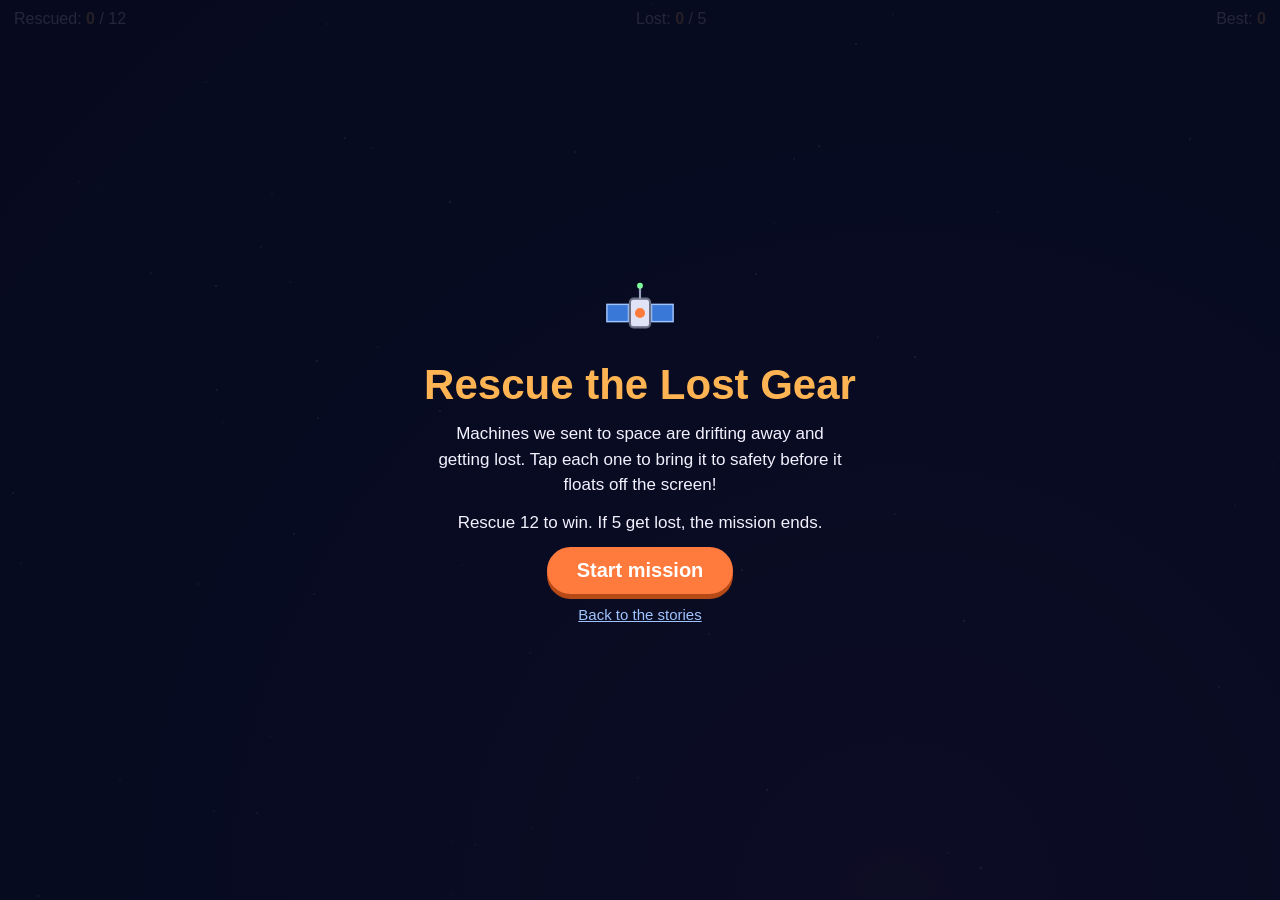
<file: rescue-game.html>
<!DOCTYPE html>
<html lang="en">
<head>
<meta charset="UTF-8">
<meta name="viewport" content="width=device-width, initial-scale=1, viewport-fit=cover">
<title>Rescue the Lost Gear</title>
<style>
*{box-sizing:border-box;-webkit-tap-highlight-color:transparent}
html,body{margin:0;height:100%;background:#070b1f;color:#f4f1ff;font-family:"Trebuchet MS","Segoe UI",Arial,sans-serif;overflow:hidden}
#stage{position:relative;width:100%;height:100%;overflow:hidden;background:radial-gradient(ellipse at 70% 100%,#3a1d4f 0,#0d1233 45%,#070b1f 100%);touch-action:manipulation;user-select:none}
.star{position:absolute;width:2px;height:2px;background:#fff;border-radius:50%;opacity:.6}
#hud{position:absolute;top:0;left:0;right:0;padding:calc(10px + env(safe-area-inset-top,0px)) 14px 10px;display:flex;justify-content:space-between;gap:8px;font-size:16px;z-index:5;pointer-events:none}
#hud b{color:#ffb454}
.item{position:absolute;font-size:56px;line-height:1;cursor:pointer;filter:drop-shadow(0 0 10px rgba(255,180,84,.7));will-change:transform}
.item.pop{transition:transform .3s,opacity .3s;opacity:0}
.item span{position:absolute;left:50%;top:100%;transform:translateX(-50%);font-size:12px;white-space:nowrap;color:#ffd9a0;background:rgba(0,0,0,.45);padding:1px 6px;border-radius:8px}
#fact{position:absolute;left:50%;bottom:calc(18px + env(safe-area-inset-bottom,0px));transform:translate(-50%,20px);width:min(92%,460px);background:#fff3dc;color:#2a1a0a;padding:12px 14px;border-radius:14px;font-size:15px;line-height:1.4;opacity:0;transition:.3s;z-index:6;pointer-events:none;border:3px solid #ff7a3d}
#fact.show{opacity:1;transform:translate(-50%,0)}
#panel{position:absolute;inset:0;display:flex;flex-direction:column;align-items:center;justify-content:center;text-align:center;padding:24px;background:rgba(7,11,31,.88);z-index:10;gap:12px}
#panel h1{margin:0;font-size:clamp(26px,7vw,42px);color:#ffb454}
#panel p{margin:0;max-width:420px;line-height:1.5;font-size:17px}
button{font:inherit;font-size:20px;font-weight:700;padding:12px 30px;border:0;border-radius:30px;background:#ff7a3d;color:#fff;cursor:pointer;box-shadow:0 5px 0 #b64a17}
button:active{transform:translateY(3px);box-shadow:0 2px 0 #b64a17}
button:focus-visible{outline:3px solid #fff;outline-offset:3px}
#back{color:#9fc4ff;font-size:15px}
.hidden{display:none!important}
@media(prefers-reduced-motion:reduce){.item.pop,#fact{transition:none}}
.a{width:1em;height:1em;display:block}</style>
</head>
<body>
<div id="stage">
  <div id="hud"><div>Rescued: <b id="sc">0</b> / 12</div><div>Lost: <b id="lost">0</b> / 5</div><div>Best: <b id="best">0</b></div></div>
  <div id="fact"></div>
  <div id="panel">
    <div style="font-size:72px;width:1em;height:1em"><svg xmlns='http://www.w3.org/2000/svg' class='a' width='100' height='100' viewBox='0 0 100 100'><rect x='4' y='38' width='30' height='24' fill='#3a78d8' stroke='#9fc4ff' stroke-width='2'/><rect x='66' y='38' width='30' height='24' fill='#3a78d8' stroke='#9fc4ff' stroke-width='2'/><rect x='36' y='30' width='28' height='40' rx='5' fill='#dfe3f5' stroke='#6b6f85' stroke-width='3'/><circle cx='50' cy='50' r='7' fill='#ff7a3d'/><line x1='50' y1='30' x2='50' y2='14' stroke='#9aa0c0' stroke-width='3'/><circle cx='50' cy='12' r='4' fill='#7dff9b'/></svg></div>
    <h1>Rescue the Lost Gear</h1>
    <p>Machines we sent to space are drifting away and getting lost. Tap each one to bring it to safety before it floats off the screen!</p>
    <p>Rescue 12 to win. If 5 get lost, the mission ends.</p>
    <button id="go">Start mission</button>
    <a id="back" href="index.html#stories">Back to the stories</a>
  </div>
</div>
<script>
var ART={rover:`<svg xmlns='http://www.w3.org/2000/svg' class='a' width='100' height='100' viewBox='0 0 100 80'><polygon points='6,36 94,36 84,22 16,22' fill='#e2b13a' stroke='#7a5a10' stroke-width='2'/><path d='M30 22 L28 36 M50 22 V36 M70 22 L72 36' stroke='#7a5a10' stroke-width='1.5'/><rect x='26' y='36' width='48' height='16' rx='3' fill='#c9ccd8' stroke='#6b6f85' stroke-width='2'/><rect x='62' y='8' width='3' height='15' fill='#8a8fa8'/><rect x='55' y='3' width='17' height='8' rx='2' fill='#2c3050'/><circle cx='60' cy='7' r='2.5' fill='#7fd6ff'/><circle cx='68' cy='7' r='2.5' fill='#7fd6ff'/><path d='M22 62 L50 52 L78 62' stroke='#6b6f85' stroke-width='3' fill='none'/><g fill='#2a2d45' stroke='#9aa0c0' stroke-width='2'><circle cx='20' cy='64' r='10'/><circle cx='50' cy='66' r='9'/><circle cx='80' cy='64' r='10'/></g><g fill='#9aa0c0'><circle cx='20' cy='64' r='3'/><circle cx='50' cy='66' r='3'/><circle cx='80' cy='64' r='3'/></g></svg>`,rocket:`<svg xmlns='http://www.w3.org/2000/svg' class='a' width='100' height='100' viewBox='0 0 60 100'><path d='M30 4 C44 20 46 44 42 72 L18 72 C14 44 16 20 30 4Z' fill='#f2f4ff' stroke='#8c92b8' stroke-width='2'/><path d='M30 4 C36 11 40 18 41 27 L19 27 C20 18 24 11 30 4Z' fill='#e5483b'/><circle cx='30' cy='44' r='8' fill='#4aa8ff' stroke='#556' stroke-width='2'/><circle cx='27' cy='41' r='2.5' fill='#cfeaff'/><path d='M18 58 L5 86 L19 76Z M42 58 L55 86 L41 76Z' fill='#e5483b' stroke='#9a2a20' stroke-width='1.5'/><rect x='22' y='72' width='16' height='5' fill='#6b6f85'/></svg>`,earth:`<svg xmlns='http://www.w3.org/2000/svg' class='a' width='100' height='100' viewBox='0 0 100 100'><circle cx='50' cy='50' r='46' fill='#2a6fd6'/><path d='M22 30 C30 18 46 20 44 32 C42 42 30 46 26 56 C18 50 14 38 22 30Z M58 56 C70 50 84 58 80 70 C76 82 62 84 58 74 C54 68 54 60 58 56Z M56 18 C66 14 78 22 72 30 C66 34 56 28 56 18Z' fill='#4fae5a'/><ellipse cx='36' cy='28' rx='14' ry='6' fill='#fff' opacity='.35'/><circle cx='50' cy='50' r='46' fill='none' stroke='#8fc1ff' stroke-width='3'/></svg>`,moon:`<svg xmlns='http://www.w3.org/2000/svg' class='a' width='100' height='100' viewBox='0 0 100 100'><circle cx='50' cy='50' r='46' fill='#dcd8cc'/><g fill='#b8b3a4'><circle cx='34' cy='34' r='10'/><circle cx='64' cy='58' r='13'/><circle cx='40' cy='70' r='6'/><circle cx='70' cy='28' r='5'/></g><circle cx='50' cy='50' r='46' fill='none' stroke='#f3f0e4' stroke-width='3'/></svg>`,robot:`<svg xmlns='http://www.w3.org/2000/svg' class='a' width='100' height='100' viewBox='0 0 100 100'><line x1='50' y1='8' x2='50' y2='22' stroke='#9aa0c0' stroke-width='3'/><circle cx='50' cy='8' r='4' fill='#ff7a3d'/><rect x='28' y='22' width='44' height='30' rx='10' fill='#dfe3f5' stroke='#6b6f85' stroke-width='3'/><rect x='34' y='30' width='32' height='14' rx='7' fill='#1b1f45'/><circle cx='43' cy='37' r='4' fill='#7dff9b'/><circle cx='57' cy='37' r='4' fill='#7dff9b'/><rect x='34' y='54' width='32' height='18' rx='5' fill='#c9ccd8' stroke='#6b6f85' stroke-width='3'/><path d='M34 60 L18 72 M66 60 L82 72' stroke='#9aa0c0' stroke-width='4' stroke-linecap='round'/><g fill='#2a2d45' stroke='#9aa0c0' stroke-width='2'><circle cx='36' cy='84' r='11'/><circle cx='64' cy='84' r='11'/></g></svg>`,reflector:`<svg xmlns='http://www.w3.org/2000/svg' class='a' width='100' height='100' viewBox='0 0 100 100'><path d='M30 90 L50 55 L70 90' stroke='#8a8fa8' stroke-width='4' fill='none'/><rect x='20' y='14' width='60' height='44' rx='4' fill='#aab0cc' stroke='#5b6082' stroke-width='3'/><g fill='#e8f4ff' stroke='#5b6082' stroke-width='1.5'><circle cx='34' cy='28' r='7'/><circle cx='50' cy='28' r='7'/><circle cx='66' cy='28' r='7'/><circle cx='34' cy='44' r='7'/><circle cx='50' cy='44' r='7'/><circle cx='66' cy='44' r='7'/></g></svg>`,sign:`<svg xmlns='http://www.w3.org/2000/svg' class='a' width='100' height='100' viewBox='0 0 100 100'><rect x='47' y='50' width='6' height='46' fill='#8a8fa8'/><rect x='14' y='12' width='72' height='46' rx='5' fill='#e0c779' stroke='#7a6420' stroke-width='3'/><g stroke='#7a6420' stroke-width='3' stroke-linecap='round'><line x1='26' y1='26' x2='74' y2='26'/><line x1='26' y1='36' x2='74' y2='36'/><line x1='26' y1='46' x2='58' y2='46'/></g></svg>`,foot:`<svg xmlns='http://www.w3.org/2000/svg' class='a' width='100' height='100' viewBox='0 0 100 100'><g fill='#c8c5d6' stroke='#5b5f80' stroke-width='3'><path d='M34 14 C54 8 66 24 62 44 C60 58 40 60 34 48 C28 36 26 20 34 14Z'/><path d='M36 66 C48 62 62 68 60 80 C58 92 40 94 36 84 C34 78 32 70 36 66Z'/></g><g stroke='#5b5f80' stroke-width='3'><line x1='40' y1='26' x2='56' y2='24'/><line x1='40' y1='36' x2='57' y2='34'/></g></svg>`,sat:`<svg xmlns='http://www.w3.org/2000/svg' class='a' width='100' height='100' viewBox='0 0 100 100'><rect x='4' y='38' width='30' height='24' fill='#3a78d8' stroke='#9fc4ff' stroke-width='2'/><rect x='66' y='38' width='30' height='24' fill='#3a78d8' stroke='#9fc4ff' stroke-width='2'/><rect x='36' y='30' width='28' height='40' rx='5' fill='#dfe3f5' stroke='#6b6f85' stroke-width='3'/><circle cx='50' cy='50' r='7' fill='#ff7a3d'/><line x1='50' y1='30' x2='50' y2='14' stroke='#9aa0c0' stroke-width='3'/><circle cx='50' cy='12' r='4' fill='#7dff9b'/></svg>`,boom:`<svg xmlns='http://www.w3.org/2000/svg' class='a' width='100' height='100' viewBox='0 0 100 100'><polygon points='50,2 61,32 94,22 72,48 98,70 64,70 58,98 46,72 14,90 28,58 4,40 38,36' fill='#ffb454' stroke='#ff5a2d' stroke-width='3'/><polygon points='50,24 57,42 76,38 62,52 74,66 54,62 50,78 44,62 26,70 38,52 24,40 44,42' fill='#fff3a0'/></svg>`,flame:`<svg xmlns='http://www.w3.org/2000/svg' class='a' width='100' height='100' viewBox='0 0 30 50'><path d='M15 2 C26 18 28 32 22 42 C18 48 12 48 8 42 C2 32 4 18 15 2Z' fill='#ff7a3d'/><path d='M15 18 C21 28 22 36 18 42 C16 44 14 44 12 42 C8 36 10 28 15 18Z' fill='#ffe36b'/></svg>`,spark:`<svg xmlns='http://www.w3.org/2000/svg' class='a' width='100' height='100' viewBox='0 0 100 100'><path d='M50 4 C54 36 64 46 96 50 C64 54 54 64 50 96 C46 64 36 54 4 50 C36 46 46 36 50 4Z' fill='#ffe9a0' stroke='#ffb454' stroke-width='3'/></svg>`,alert:`<svg xmlns='http://www.w3.org/2000/svg' class='a' width='100' height='100' viewBox='0 0 100 100'><circle cx='50' cy='50' r='44' fill='#ff4d4d' stroke='#fff' stroke-width='5'/><rect x='44' y='22' width='12' height='34' rx='5' fill='#fff'/><circle cx='50' cy='72' r='7' fill='#fff'/></svg>`,vr:`<svg xmlns='http://www.w3.org/2000/svg' class='a' width='100' height='100' viewBox='0 0 100 100'><path d='M8 44 C8 30 20 24 30 24 L70 24 C80 24 92 30 92 44 L92 56 C92 70 80 76 70 76 L60 76 L54 64 L46 64 L40 76 L30 76 C20 76 8 70 8 56Z' fill='#e9ecff' stroke='#6b6f85' stroke-width='3'/><rect x='16' y='34' width='68' height='30' rx='12' fill='#1b1f45'/><circle cx='36' cy='49' r='7' fill='#7dd6ff'/><circle cx='64' cy='49' r='7' fill='#7dd6ff'/></svg>`,rock:`<svg xmlns='http://www.w3.org/2000/svg' class='a' width='100' height='100' viewBox='0 0 100 100'><path d='M8 86 L18 48 L40 28 L66 34 L88 58 L92 86Z' fill='#6e4630' stroke='#3d2418' stroke-width='3'/><path d='M40 28 L44 52 L66 34 M18 48 L44 52 L56 86' stroke='#3d2418' stroke-width='2' fill='none'/><path d='M22 52 L40 32 L44 48Z' fill='#8d5d40'/></svg>`};(function(){
var stage=document.getElementById("stage"),panel=document.getElementById("panel"),
sc=document.getElementById("sc"),lostEl=document.getElementById("lost"),bestEl=document.getElementById("best"),
fact=document.getElementById("fact"),go=document.getElementById("go");
var ITEMS=[
[ART.rover,"Opportunity","Opportunity landed on Mars in 2004 and kept going for almost 15 years, far longer than planned."],
[ART.rocket,"Able 1","Able 1 was a 1958 Moon probe. It never reached space for long because its rocket failed after launch."],
[ART.reflector,"Laser Reflector","Apollo 11 left a laser mirror on the Moon in 1969. Scientists still bounce lasers off it to measure the distance."],
[ART.sign,"Plaque","An Apollo 15 plaque on the Moon carries names of astronauts and cosmonauts who died. It honors them."],
[ART.foot,"Footprint","Footprints on the Moon can last for millions of years, because there is no wind or rain to erase them."]
];
var best=0;try{best=+localStorage.getItem("rescueBest")||0}catch(e){}
bestEl.textContent=best;
for(var i=0;i<60;i++){var s=document.createElement("div");s.className="star";s.style.left=Math.random()*100+"%";s.style.top=Math.random()*100+"%";s.style.opacity=.2+Math.random()*.6;stage.insertBefore(s,stage.firstChild)}
var list,score,lost,running,last,spawnT,factT;
function showFact(t){fact.textContent=t;fact.classList.add("show");clearTimeout(factT);factT=setTimeout(function(){fact.classList.remove("show")},3500)}
function spawn(){
  var d=ITEMS[Math.floor(Math.random()*ITEMS.length)],el=document.createElement("div");
  el.className="item";el.innerHTML=d[0]+"<span>"+d[1]+"</span>";
  var W=stage.clientWidth,H=stage.clientHeight,side=Math.floor(Math.random()*4),x,y,vx,vy,sp=40+Math.random()*30+score*3;
  if(side==0){x=Math.random()*W;y=-60;vx=(Math.random()-.5)*40;vy=sp}
  else if(side==1){x=Math.random()*W;y=H+10;vx=(Math.random()-.5)*40;vy=-sp}
  else if(side==2){x=-60;y=80+Math.random()*(H-200);vx=sp;vy=(Math.random()-.5)*40}
  else{x=W+10;y=80+Math.random()*(H-200);vx=-sp;vy=(Math.random()-.5)*40}
  var o={el:el,x:x,y:y,vx:vx,vy:vy,r:0,vr:(Math.random()-.5)*60,d:d,seen:false};
  el.addEventListener("pointerdown",function(ev){ev.preventDefault();rescue(o)});
  stage.appendChild(el);list.push(o)
}
function rescue(o){
  if(!running||o.dead)return;o.dead=true;score++;sc.textContent=score;
  o.el.classList.add("pop");o.el.style.transform="translate("+o.x+"px,"+o.y+"px) scale(1.8)";
  setTimeout(function(){o.el.remove()},300);showFact(o.d[2]);
  if(score>=12)end(true)
}
function end(win){
  running=false;list.forEach(function(o){o.el.remove()});
  if(score>best){best=score;bestEl.textContent=best;try{localStorage.setItem("rescueBest",best)}catch(e){}}
  panel.querySelector("h1").textContent=win?"Mission complete!":"Mission over";
  var p=panel.querySelectorAll("p");
  p[0].textContent=win?"You rescued 12 pieces of lost gear. Real space is still full of forgotten machines, so every story counts.":"Too many machines drifted away. That is what happens to real tools left in space. Try again!";
  p[1].textContent="You rescued "+score+" this time.";
  go.textContent="Play again";panel.classList.remove("hidden");fact.classList.remove("show")
}
function tick(t){
  if(!running)return;var dt=Math.min((t-last)/1000,.05);last=t;
  var W=stage.clientWidth,H=stage.clientHeight;
  spawnT-=dt;if(spawnT<=0){spawn();spawnT=Math.max(.5,1.4-score*.06)}
  for(var i=list.length-1;i>=0;i--){
    var o=list[i];if(o.dead){list.splice(i,1);continue}
    o.x+=o.vx*dt;o.y+=o.vy*dt;o.r+=o.vr*dt;
    o.el.style.transform="translate("+o.x+"px,"+o.y+"px) rotate("+o.r+"deg)";
    var inside=o.x>-40&&o.x<W-10&&o.y>-40&&o.y<H-10;
    if(inside)o.seen=true;
    if(o.seen&&(o.x<-80||o.x>W+30||o.y<-80||o.y>H+30)){
      o.dead=true;o.el.remove();list.splice(i,1);lost++;lostEl.textContent=lost;
      showFact(o.d[1]+" drifted away and is lost in space.");
      if(lost>=5){end(false);return}
    }
  }
  requestAnimationFrame(tick)
}
go.onclick=function(){
  list=[];score=0;lost=0;sc.textContent=0;lostEl.textContent=0;spawnT=.3;
  panel.classList.add("hidden");running=true;last=performance.now();requestAnimationFrame(tick)
};
})();
</script>
</body>
</html>
</file>
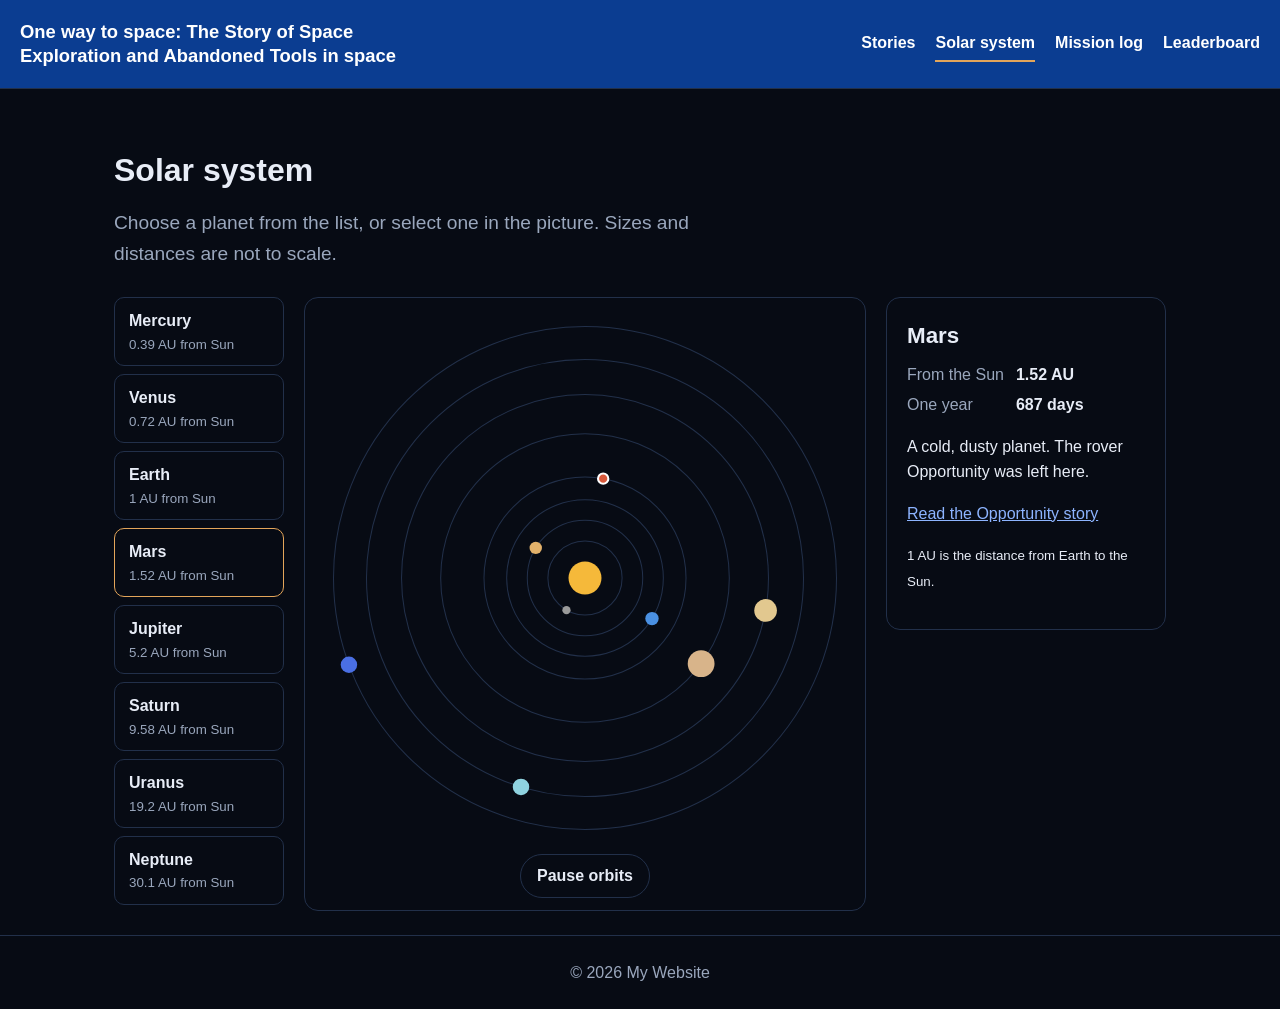
<file: solar-system.html>
<!DOCTYPE html>
<html lang="en">
<head>
  <meta charset="UTF-8">
  <meta name="viewport" content="width=device-width, initial-scale=1.0">
  <title>Solar system | Abandoned Tools in Space</title>
  <link rel="stylesheet" href="style2.css">
</head>
<body>
  <header>
    <h1>One way to space: The Story of Space Exploration and Abandoned Tools in space</h1>
    <nav aria-label="Main">
      <a href="index.html#stories">Stories</a>
      <a href="solar-system.html" aria-current="page">Solar system</a>
      <a href="mission-log.html">Mission log</a>
      <a href="leaderboard.html">Leaderboard</a>
    </nav>
  </header>
  <main>
    <h2>Solar system</h2>
    <p class="section-note">Choose a planet from the list, or select one in the picture. Sizes and distances are not to scale.</p>
    <div class="explorer">
      <ul class="chooser" id="chooser"></ul>
      <div class="stage">
        <svg id="orbits" viewBox="0 0 520 520" role="group" aria-label="Solar system diagram, not to scale"></svg>
        <button type="button" class="pill" id="toggle" aria-pressed="false">Pause orbits</button>
      </div>
      <aside class="panel" id="info" aria-live="polite"></aside>
    </div>
  </main>
  <footer><p>&copy; 2026 My Website</p></footer>
  <script src="script.js"></script>
  <script>
const P=[
['Mercury',36,4,'#9a9a9a',.24,'0.39 AU','88 days','The smallest planet, and the closest to the Sun.'],
['Venus',56,6,'#e3b26b',.62,'0.72 AU','225 days','The hottest planet, wrapped in thick clouds.'],
['Earth',76,6.5,'#4a90e2',1,'1 AU','365 days','Our home, and the only planet known to have life.'],
['Mars',98,5,'#d9593b',1.88,'1.52 AU','687 days','A cold, dusty planet. The rover Opportunity was left here.','<a href="story-1.html">Read the Opportunity story</a>'],
['Jupiter',140,13,'#d8b48a',11.86,'5.2 AU','About 12 years','The biggest planet. Its Great Red Spot is a giant storm.'],
['Saturn',178,11,'#e2c88f',29.5,'9.58 AU','About 29 years','Famous for its rings of ice and rock.'],
['Uranus',212,8,'#8fd3e0',84,'19.2 AU','84 years','It spins on its side.'],
['Neptune',244,8,'#4a6fe3',165,'30.1 AU','165 years','The farthest planet: cold and windy.']];
const svg=document.getElementById('orbits'),NS='http://www.w3.org/2000/svg',C=260,list=document.getElementById('chooser'),info=document.getElementById('info');
const mk=(t,a)=>{const e=document.createElementNS(NS,t);for(const k in a)e.setAttribute(k,a[k]);svg.appendChild(e);return e};
mk('circle',{cx:C,cy:C,r:16,fill:'#f5b93a'});
const st=P.map((p,i)=>{
  mk('circle',{cx:C,cy:C,r:p[1],fill:'none',stroke:'#22304a'});
  const d=mk('circle',{r:p[2],fill:p[3],class:'planet',tabindex:0,role:'button','aria-label':p[0]});
  d.addEventListener('click',()=>pick(i));
  d.addEventListener('keydown',e=>{if(e.key==='Enter'||e.key===' '){e.preventDefault();pick(i)}});
  const li=document.createElement('li');li.innerHTML='<button type="button" class="choice">'+p[0]+'<small>'+p[5]+' from Sun</small></button>';
  li.firstChild.addEventListener('click',()=>pick(i));list.appendChild(li);
  return {d,b:li.firstChild,a:Math.random()*6.28};
});
function pick(i){
  const p=P[i];
  st.forEach((s,j)=>{s.b.setAttribute('aria-current',j===i);s.d.dataset.on=j===i?1:0});
  info.innerHTML='<h3>'+p[0]+'</h3><dl><dt>From the Sun</dt><dd>'+p[5]+'</dd><dt>One year</dt><dd>'+p[6]+'</dd></dl><p>'+p[7]+'</p>'+(p[8]?'<p>'+p[8]+'</p>':'')+'<p><small>1 AU is the distance from Earth to the Sun.</small></p>';
}
let run=!matchMedia('(prefers-reduced-motion: reduce)').matches,last=0;
const btn=document.getElementById('toggle');
const label=()=>{btn.textContent=run?'Pause orbits':'Play orbits';btn.setAttribute('aria-pressed',!run)};
btn.addEventListener('click',()=>{run=!run;label()});label();
(function tick(t){
  const dt=t-last;last=t;
  st.forEach((s,i)=>{if(run)s.a+=dt*.00008/Math.sqrt(P[i][4]);s.d.setAttribute('cx',C+P[i][1]*Math.cos(s.a));s.d.setAttribute('cy',C+P[i][1]*Math.sin(s.a))});
  requestAnimationFrame(tick);
})(0);
pick(3);
  </script>
</body>
</html>
</file>
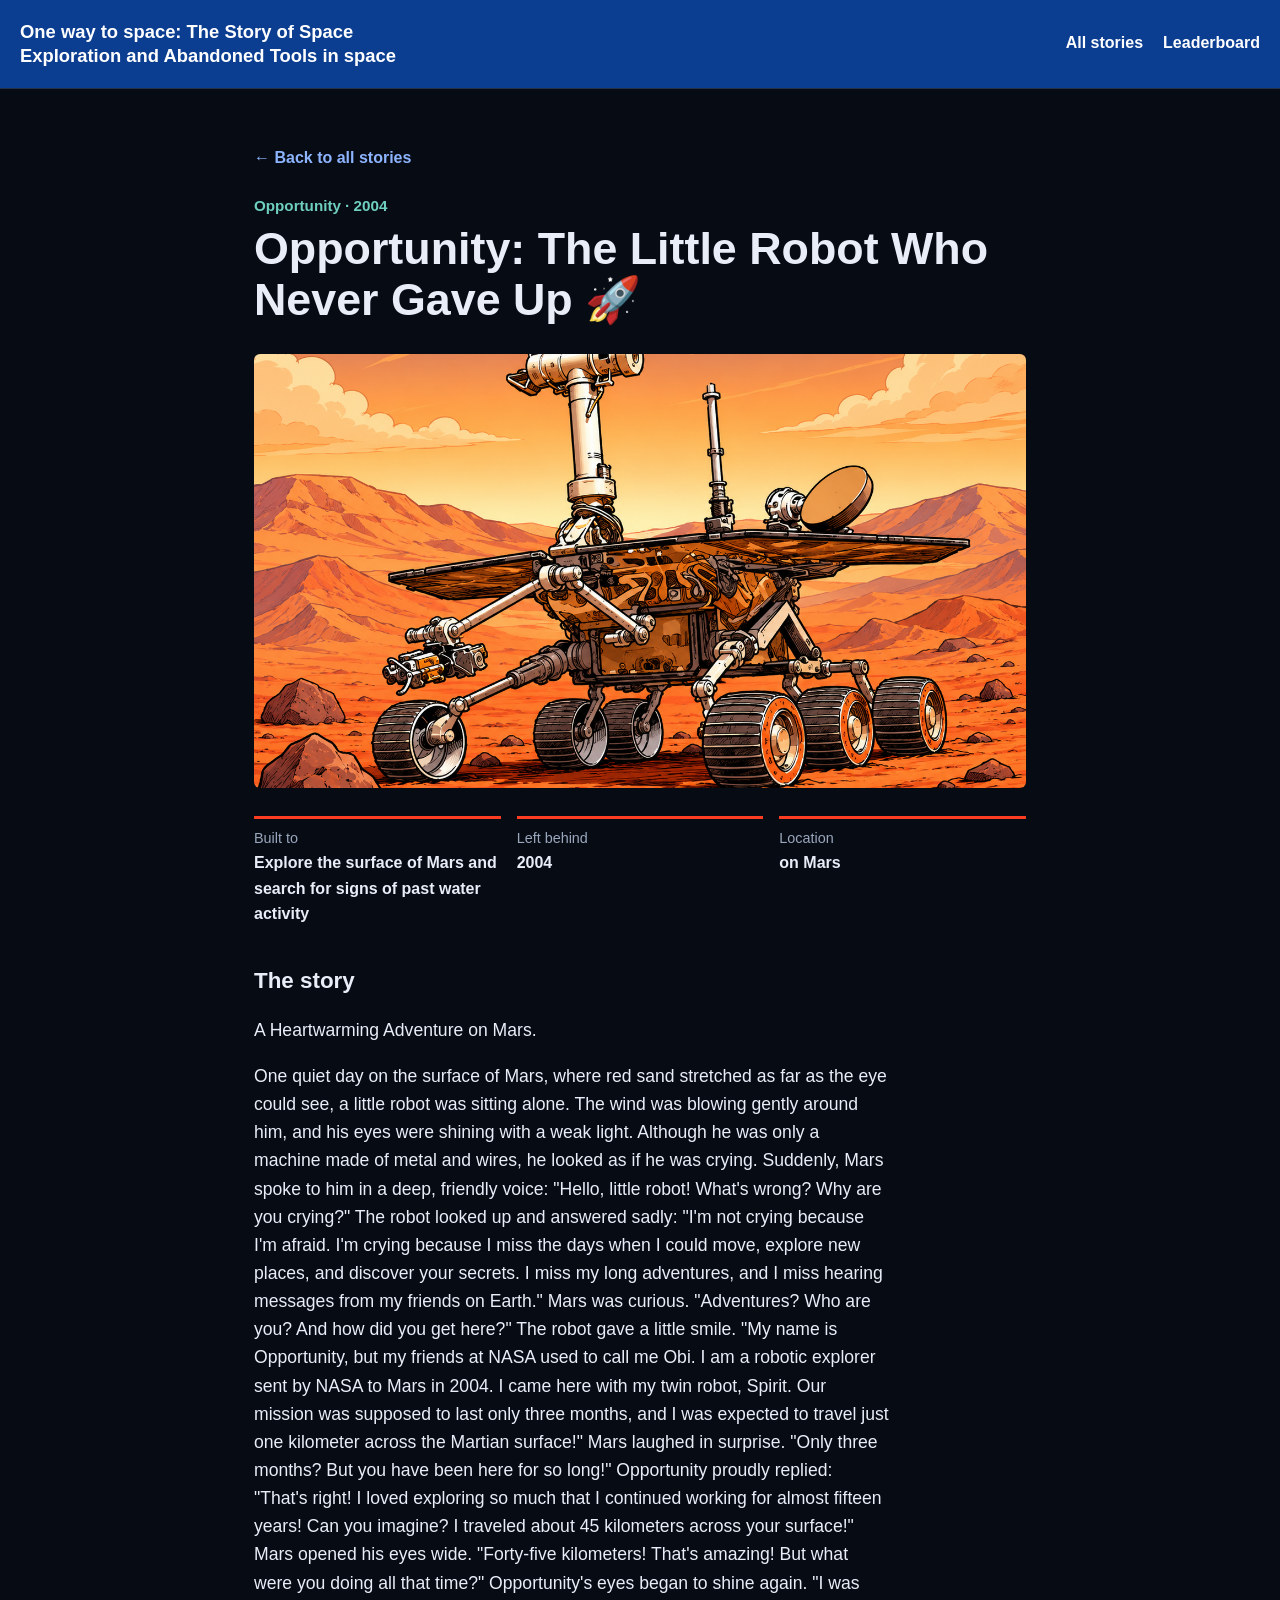
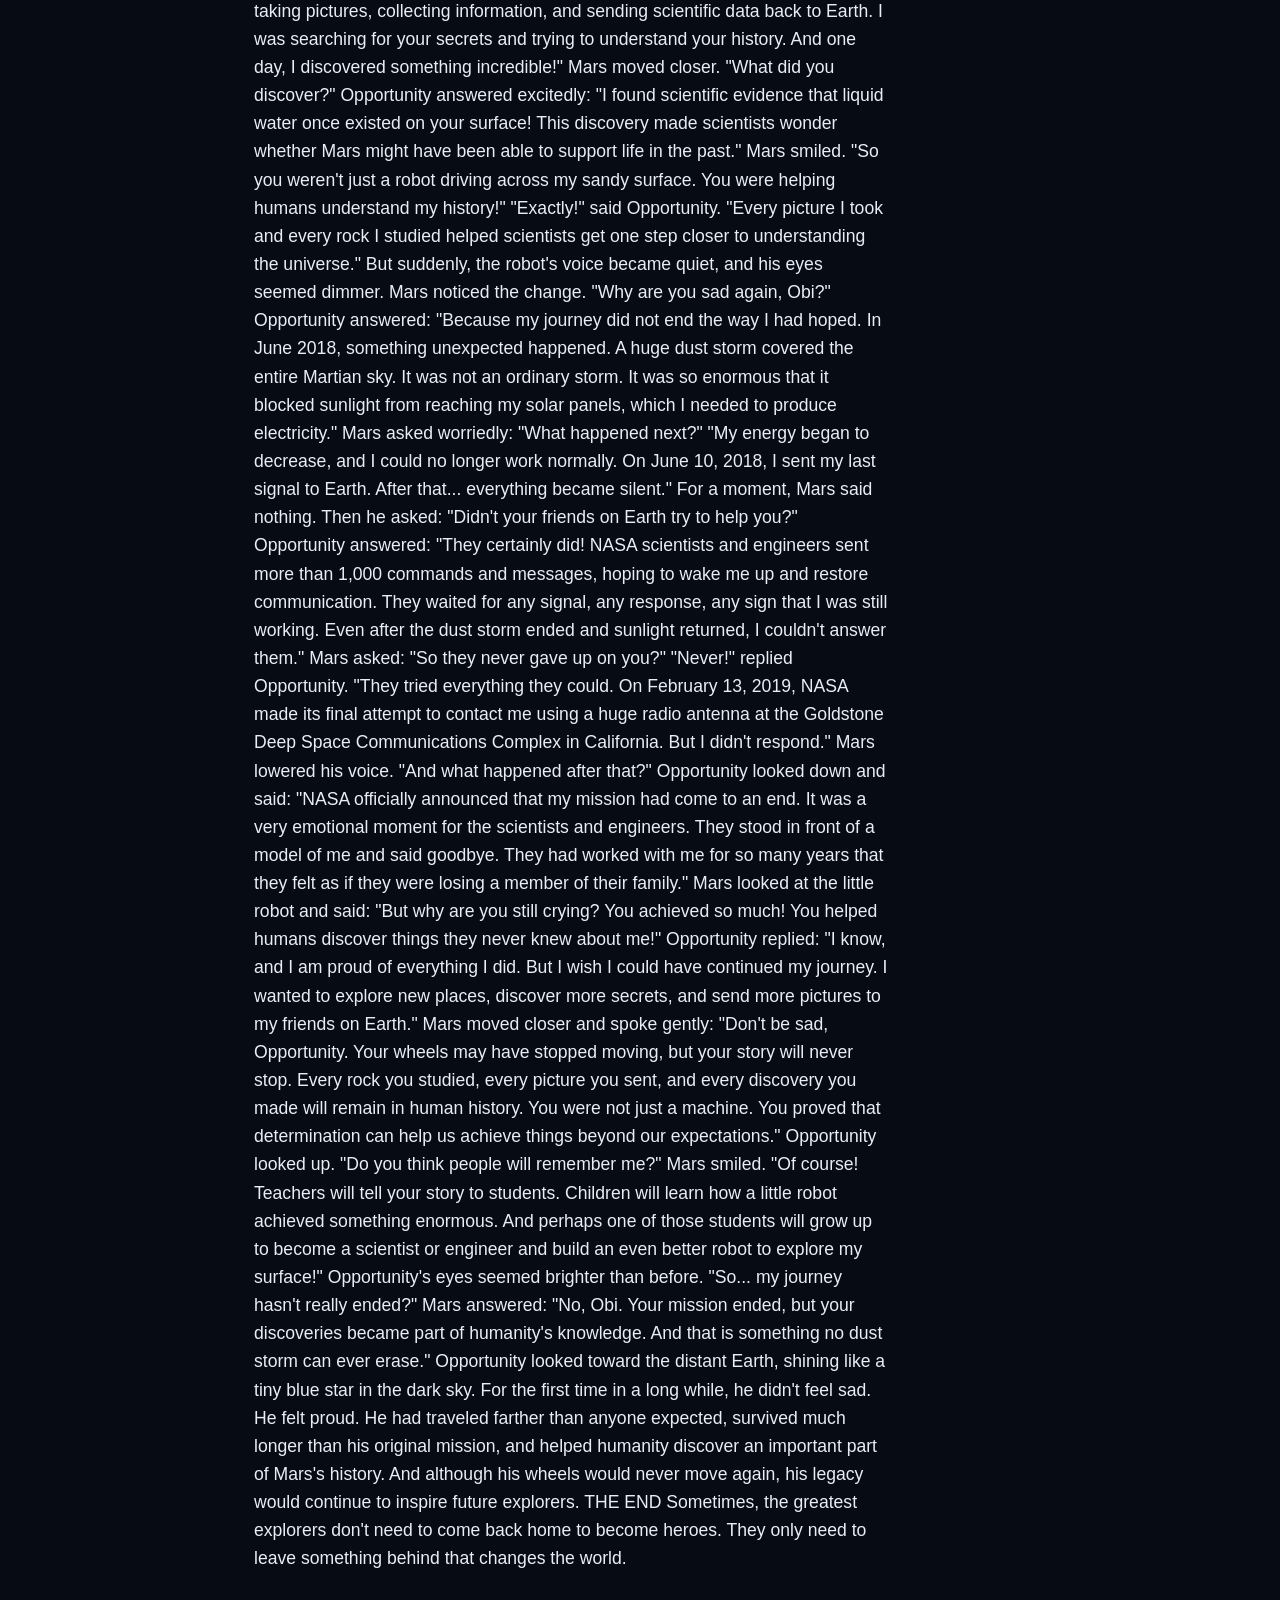
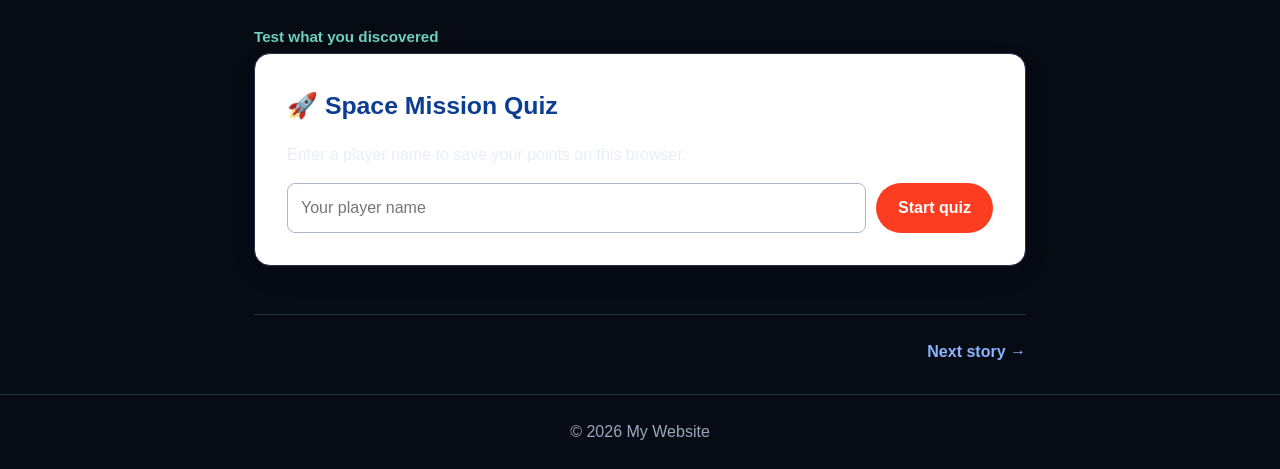
<file: story-1.html>
<!DOCTYPE html>
<html lang="en">
<head>
  <meta charset="UTF-8">
  <meta name="viewport" content="width=device-width, initial-scale=1.0">
  <title>Opportunity: The Little Robot Who Never Gave Up 🚀 | Abandoned Tools in Space</title>
  <link rel="stylesheet" href="style2.css">
</head>
<body data-quiz-story="1">

  <header>
    <h1>One way to space: The Story of Space Exploration and Abandoned Tools in space</h1>
    <nav>
      <a href="index.html#stories">All stories</a>
      <a href="leaderboard.html">Leaderboard</a>
    </nav>
  </header>

  <main class="story-page">
    <a class="back-link" href="index.html#stories">&larr; Back to all stories</a>

    <p class="meta">Opportunity · 2004</p>
    <h2 class="page-title">Opportunity: The Little Robot Who Never Gave Up 🚀</h2>

    <figure class="photo-slot big">
      <img src="story 1.png" alt="" onerror="this.parentElement.classList.add('empty')">
      <span class="slot-hint">Opportunity rover<br><small>Opportunity rover</small></span>
    </figure>

    <dl class="facts">
      <div><dt>Built to</dt><dd>Explore the surface of Mars and search for signs of past water activity</dd></div>
      <div><dt>Left behind</dt><dd>2004</dd></div>
      <div><dt>Location</dt><dd>on Mars</dd></div>
    </dl>

    <div class="story-text-full">
      <h3>The story</h3>
      <p>A Heartwarming Adventure on Mars.</p>
      <p>One quiet day on the surface of Mars, where red sand stretched as far as the eye could see, a little robot was sitting alone. The wind was blowing gently around him, and his eyes were shining with a weak light. Although he was only a machine made of metal and wires, he looked as if he was crying.
Suddenly, Mars spoke to him in a deep, friendly voice:

"Hello, little robot! What's wrong? Why are you crying?"

The robot looked up and answered sadly:

"I'm not crying because I'm afraid. I'm crying because I miss the days when I could move, explore new places, and discover your secrets. I miss my long adventures, and I miss hearing messages from my friends on Earth."

Mars was curious.

"Adventures? Who are you? And how did you get here?"

The robot gave a little smile.

"My name is Opportunity, but my friends at NASA used to call me Obi. I am a robotic explorer sent by NASA to Mars in 2004. I came here with my twin robot, Spirit. Our mission was supposed to last only three months, and I was expected to travel just one kilometer across the Martian surface!"

Mars laughed in surprise.

"Only three months? But you have been here for so long!"

Opportunity proudly replied:

"That's right! I loved exploring so much that I continued working for almost fifteen years! Can you imagine? I traveled about 45 kilometers across your surface!"

Mars opened his eyes wide.

"Forty-five kilometers! That's amazing! But what were you doing all that time?"

Opportunity's eyes began to shine again.

"I was taking pictures, collecting information, and sending scientific data back to Earth. I was searching for your secrets and trying to understand your history. And one day, I discovered something incredible!"

Mars moved closer.

"What did you discover?"

Opportunity answered excitedly:

"I found scientific evidence that liquid water once existed on your surface! This discovery made scientists wonder whether Mars might have been able to support life in the past."

Mars smiled.

"So you weren't just a robot driving across my sandy surface. You were helping humans understand my history!"

"Exactly!" said Opportunity. "Every picture I took and every rock I studied helped scientists get one step closer to understanding the universe."

But suddenly, the robot's voice became quiet, and his eyes seemed dimmer.

Mars noticed the change.

"Why are you sad again, Obi?"

Opportunity answered:

"Because my journey did not end the way I had hoped. In June 2018, something unexpected happened. A huge dust storm covered the entire Martian sky. It was not an ordinary storm. It was so enormous that it blocked sunlight from reaching my solar panels, which I needed to produce electricity."

Mars asked worriedly:

"What happened next?"

"My energy began to decrease, and I could no longer work normally. On June 10, 2018, I sent my last signal to Earth. After that... everything became silent."

For a moment, Mars said nothing. Then he asked:

"Didn't your friends on Earth try to help you?"

Opportunity answered:

"They certainly did! NASA scientists and engineers sent more than 1,000 commands and messages, hoping to wake me up and restore communication. They waited for any signal, any response, any sign that I was still working. Even after the dust storm ended and sunlight returned, I couldn't answer them."

Mars asked:

"So they never gave up on you?"

"Never!" replied Opportunity. "They tried everything they could. On February 13, 2019, NASA made its final attempt to contact me using a huge radio antenna at the Goldstone Deep Space Communications Complex in California. But I didn't respond."

Mars lowered his voice.

"And what happened after that?"

Opportunity looked down and said:

"NASA officially announced that my mission had come to an end. It was a very emotional moment for the scientists and engineers. They stood in front of a model of me and said goodbye. They had worked with me for so many years that they felt as if they were losing a member of their family."

Mars looked at the little robot and said:

"But why are you still crying? You achieved so much! You helped humans discover things they never knew about me!"

Opportunity replied:

"I know, and I am proud of everything I did. But I wish I could have continued my journey. I wanted to explore new places, discover more secrets, and send more pictures to my friends on Earth."

Mars moved closer and spoke gently:

"Don't be sad, Opportunity. Your wheels may have stopped moving, but your story will never stop. Every rock you studied, every picture you sent, and every discovery you made will remain in human history. You were not just a machine. You proved that determination can help us achieve things beyond our expectations."

Opportunity looked up.

"Do you think people will remember me?"

Mars smiled.

"Of course! Teachers will tell your story to students. Children will learn how a little robot achieved something enormous. And perhaps one of those students will grow up to become a scientist or engineer and build an even better robot to explore my surface!"

Opportunity's eyes seemed brighter than before.

"So... my journey hasn't really ended?"

Mars answered:

"No, Obi. Your mission ended, but your discoveries became part of humanity's knowledge. And that is something no dust storm can ever erase."

Opportunity looked toward the distant Earth, shining like a tiny blue star in the dark sky.

For the first time in a long while, he didn't feel sad. He felt proud.

He had traveled farther than anyone expected, survived much longer than his original mission, and helped humanity discover an important part of Mars's history.

And although his wheels would never move again, his legacy would continue to inspire future explorers.

THE END

Sometimes, the greatest explorers don't need to come back home to become heroes. They only need to leave something behind that changes the world.</p>
    </div>

    <section class="quiz-section" aria-labelledby="quiz-heading">
      <p class="meta">Test what you discovered</p>
      <div id="quiz-app" class="quiz-card"></div>
    </section>


    <nav class="story-nav" aria-label="Story navigation">
      <span></span>
      <a href="story-2.html">Next story &rarr;</a>
    </nav>
  </main>

  <footer>
    <p>&copy; 2026 My Website</p>
  </footer>

  <script src="quiz.js"></script>
</body>
</html>
</file>
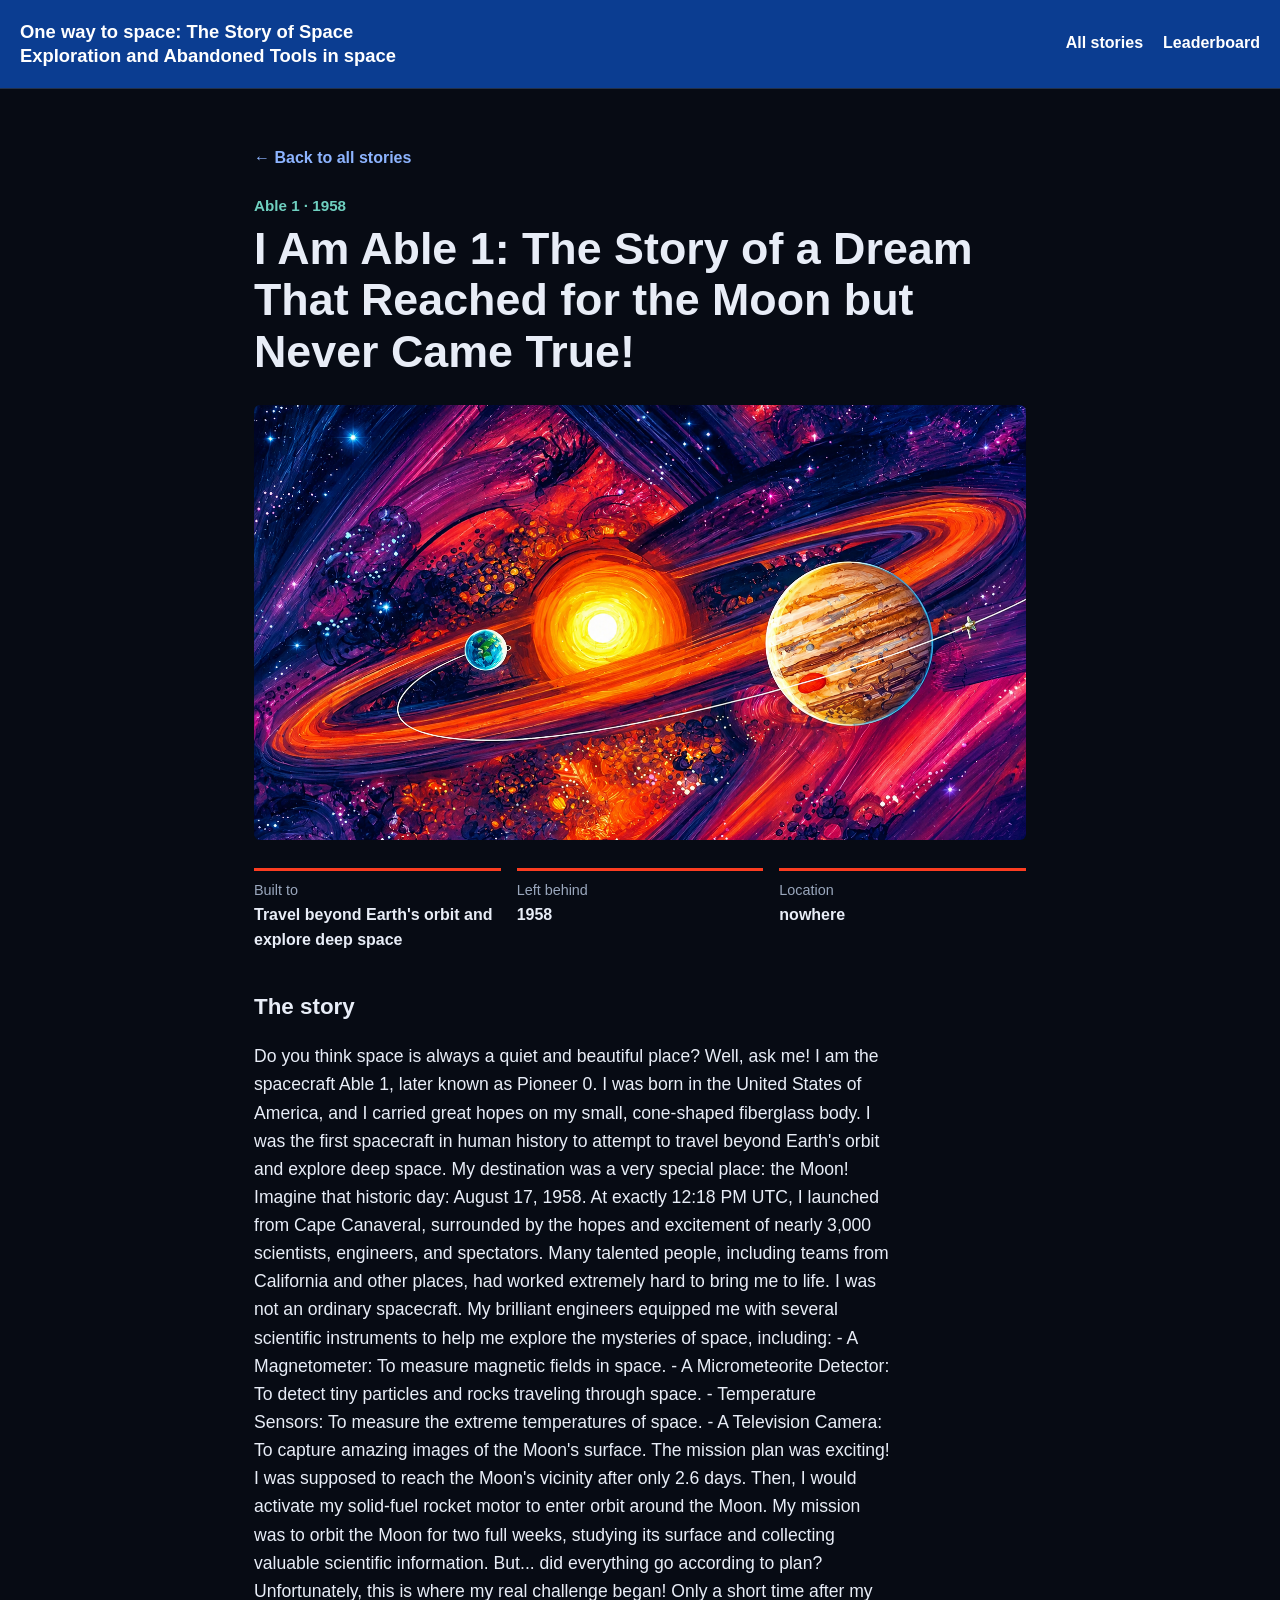
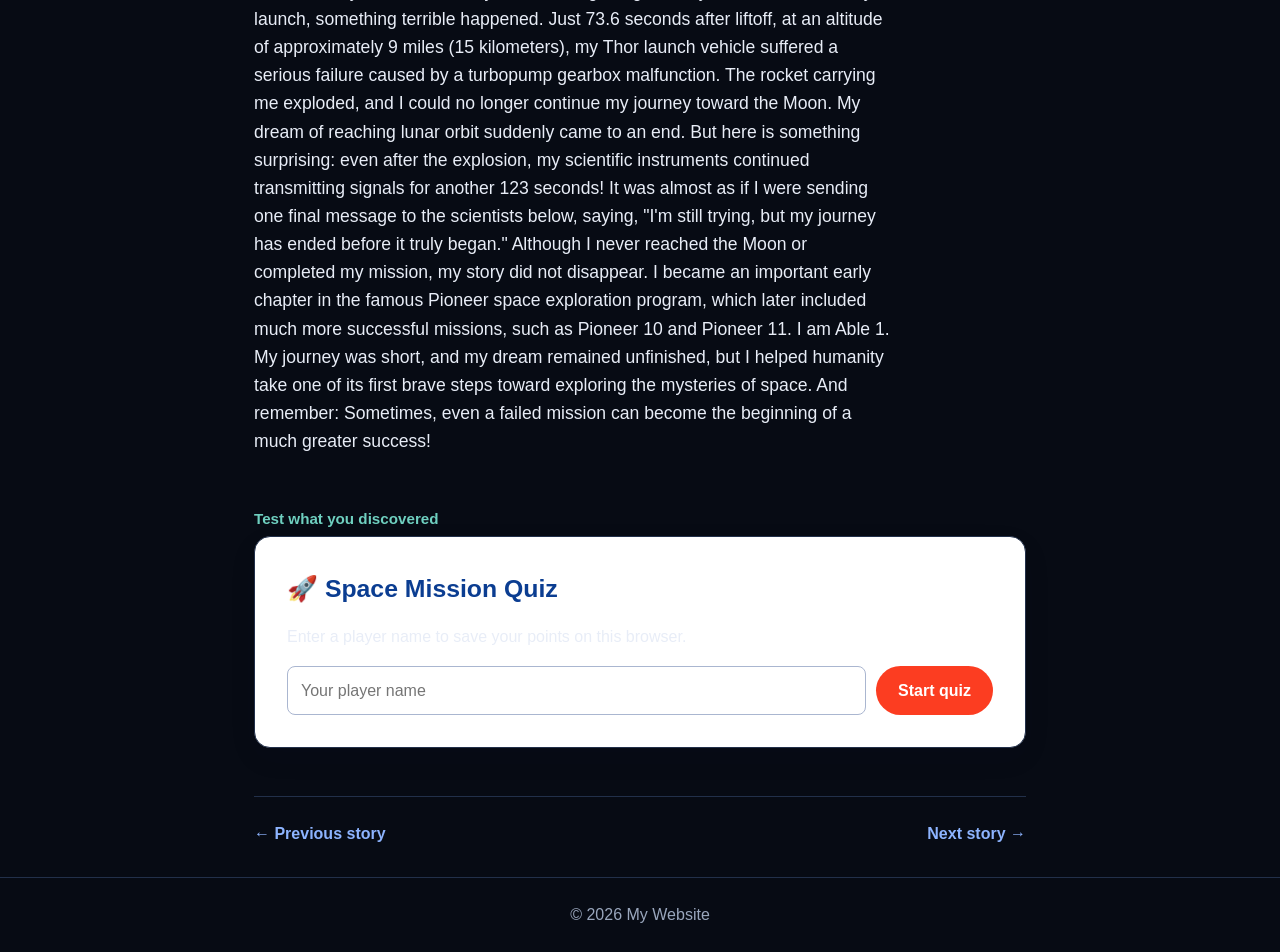
<file: story-2.html>
<!DOCTYPE html>
<html lang="en">
<head>
  <meta charset="UTF-8">
  <meta name="viewport" content="width=device-width, initial-scale=1.0">
  <title>I Am Able 1: The Story of a Dream That Reached for the Moon but Never Came True!| Abandoned Tools in Space</title>
  <link rel="stylesheet" href="style2.css">
</head>
<body data-quiz-story="2">

  <header>
    <h1>One way to space: The Story of Space Exploration and Abandoned Tools in space</h1>
    <nav>
      <a href="index.html#stories">All stories</a>
      <a href="leaderboard.html">Leaderboard</a>
    </nav>
  </header>

  <main class="story-page">
    <a class="back-link" href="index.html#stories">&larr; Back to all stories</a>

    <p class="meta">Able 1 · 1958</p>
    <h2 class="page-title">I Am Able 1: The Story of a Dream That Reached for the Moon but Never Came True!</h2>

    <figure class="photo-slot big">
      <img src="story 2.png" alt="" onerror="this.parentElement.classList.add('empty')">
      <span class="slot-hint">Able 1<br><small>Able 1</small></span>
    </figure>

    <dl class="facts">
      <div><dt>Built to</dt><dd>Travel beyond Earth's orbit and explore deep space</dd></div>
      <div><dt>Left behind</dt><dd>1958</dd></div>
      <div><dt>Location</dt><dd>nowhere</dd></div>
    </dl>

    <div class="story-text-full">
      <h3>The story</h3>
      <p>Do you think space is always a quiet and beautiful place? Well, ask me! I am the spacecraft Able 1, later known as Pioneer 0. I was born in the United States of America, and I carried great hopes on my small, cone-shaped fiberglass body. I was the first spacecraft in human history to attempt to travel beyond Earth's orbit and explore deep space. My destination was a very special place: the Moon!

Imagine that historic day: August 17, 1958. At exactly 12:18 PM UTC, I launched from Cape Canaveral, surrounded by the hopes and excitement of nearly 3,000 scientists, engineers, and spectators. Many talented people, including teams from California and other places, had worked extremely hard to bring me to life.

I was not an ordinary spacecraft. My brilliant engineers equipped me with several scientific instruments to help me explore the mysteries of space, including:

- A Magnetometer: To measure magnetic fields in space.
- A Micrometeorite Detector: To detect tiny particles and rocks traveling through space.
- Temperature Sensors: To measure the extreme temperatures of space.
- A Television Camera: To capture amazing images of the Moon's surface.

The mission plan was exciting! I was supposed to reach the Moon's vicinity after only 2.6 days. Then, I would activate my solid-fuel rocket motor to enter orbit around the Moon. My mission was to orbit the Moon for two full weeks, studying its surface and collecting valuable scientific information.

But... did everything go according to plan?

Unfortunately, this is where my real challenge began!

Only a short time after my launch, something terrible happened. Just 73.6 seconds after liftoff, at an altitude of approximately 9 miles (15 kilometers), my Thor launch vehicle suffered a serious failure caused by a turbopump gearbox malfunction.

The rocket carrying me exploded, and I could no longer continue my journey toward the Moon. My dream of reaching lunar orbit suddenly came to an end.

But here is something surprising: even after the explosion, my scientific instruments continued transmitting signals for another 123 seconds! It was almost as if I were sending one final message to the scientists below, saying, "I'm still trying, but my journey has ended before it truly began."

Although I never reached the Moon or completed my mission, my story did not disappear. I became an important early chapter in the famous Pioneer space exploration program, which later included much more successful missions, such as Pioneer 10 and Pioneer 11.

I am Able 1. My journey was short, and my dream remained unfinished, but I helped humanity take one of its first brave steps toward exploring the mysteries of space.

And remember: Sometimes, even a failed mission can become the beginning of a much greater success!</p>
    </div>


    <section class="quiz-section" aria-labelledby="quiz-heading">
      <p class="meta">Test what you discovered</p>
      <div id="quiz-app" class="quiz-card"></div>
    </section>

    <nav class="story-nav" aria-label="Story navigation">
      <a href="story-1.html">&larr; Previous story</a>
      <a href="story-3.html">Next story &rarr;</a>
    </nav>
  </main>

  <footer>
    <p>&copy; 2026 My Website</p>
  </footer>

  <script src="quiz.js"></script>
</body>
</html>
</file>
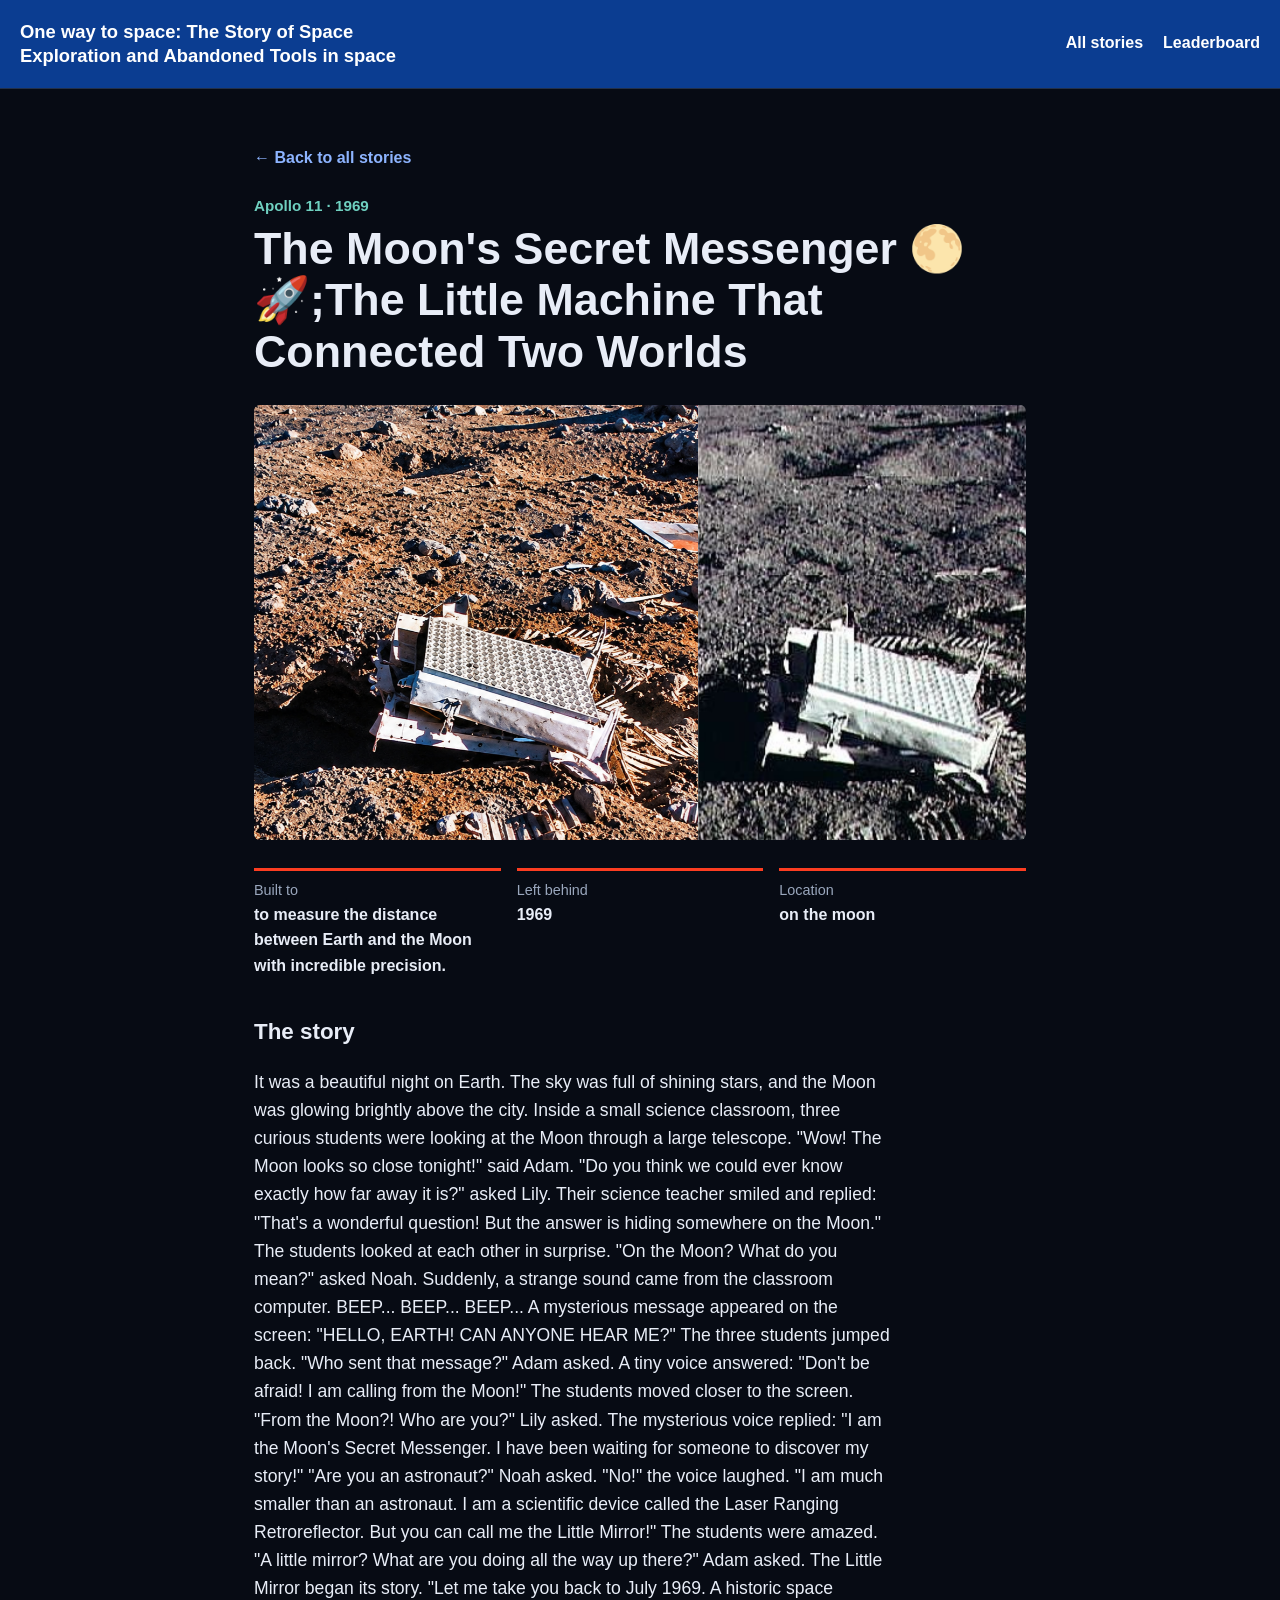
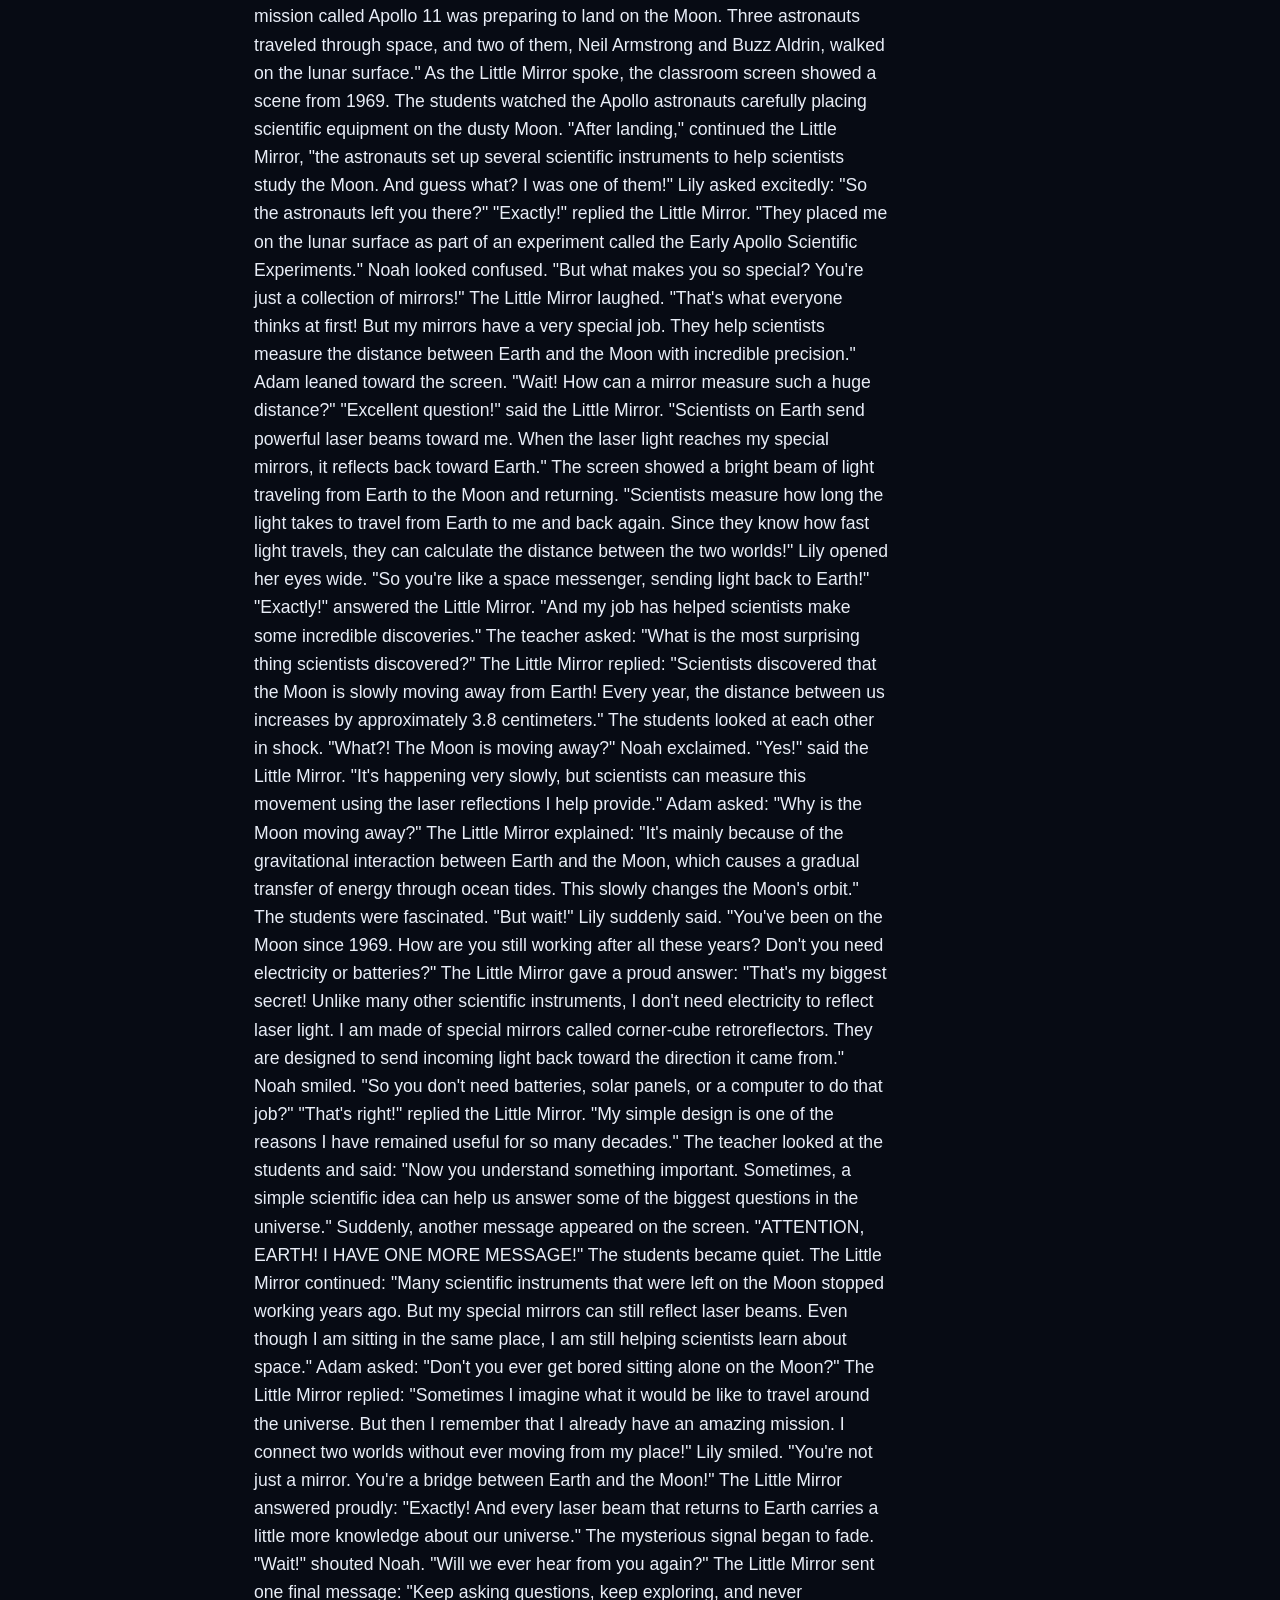
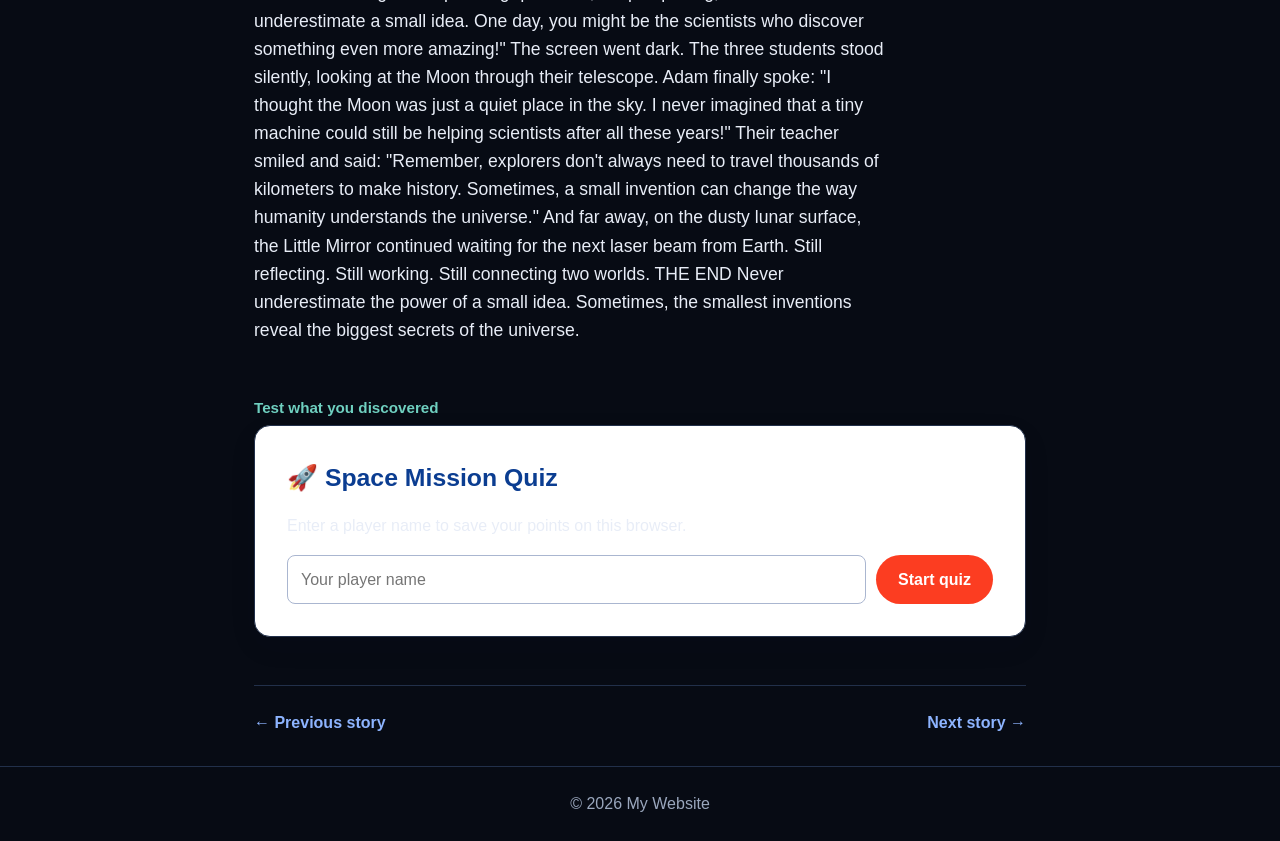
<file: story-3.html>
<!DOCTYPE html>
<html lang="en">
<head>
  <meta charset="UTF-8">
  <meta name="viewport" content="width=device-width, initial-scale=1.0">
  <title>The Moon's Secret Messenger 🌕🚀;The Little Machine That Connected Two Worlds| Abandoned Tools in Space</title>
  <link rel="stylesheet" href="style2.css">
</head>
<body data-quiz-story="3">

  <header>
    <h1>One way to space: The Story of Space Exploration and Abandoned Tools in space</h1>
    <nav>
      <a href="index.html#stories">All stories</a>
      <a href="leaderboard.html">Leaderboard</a>
    </nav>
  </header>

  <main class="story-page">
    <a class="back-link" href="index.html#stories">&larr; Back to all stories</a>

    <p class="meta">Apollo 11 · 1969</p>
    <h2 class="page-title">The Moon's Secret Messenger 🌕🚀;The Little Machine That Connected Two Worlds</h2>

    <figure class="photo-slot big">
      <img src="story 3.png" alt="" onerror="this.parentElement.classList.add('empty')">
      <span class="slot-hint">Laser Ranging Retroreflector<br><small>Laser Ranging Retroreflector</small></span>
    </figure>

    <dl class="facts">
      <div><dt>Built to</dt><dd>to measure the distance between Earth and the Moon with incredible precision.</dd></div>
      <div><dt>Left behind</dt><dd>1969</dd></div>
      <div><dt>Location</dt><dd>on the moon</dd></div>
    </dl>

    <div class="story-text-full">
      <h3>The story</h3>
      <p>It was a beautiful night on Earth. The sky was full of shining stars, and the Moon was glowing brightly above the city.

Inside a small science classroom, three curious students were looking at the Moon through a large telescope.

"Wow! The Moon looks so close tonight!" said Adam.

"Do you think we could ever know exactly how far away it is?" asked Lily.

Their science teacher smiled and replied:

"That's a wonderful question! But the answer is hiding somewhere on the Moon."

The students looked at each other in surprise.

"On the Moon? What do you mean?" asked Noah.

Suddenly, a strange sound came from the classroom computer.

BEEP... BEEP... BEEP...

A mysterious message appeared on the screen:

"HELLO, EARTH! CAN ANYONE HEAR ME?"

The three students jumped back.

"Who sent that message?" Adam asked.

A tiny voice answered:

"Don't be afraid! I am calling from the Moon!"

The students moved closer to the screen.

"From the Moon?! Who are you?" Lily asked.

The mysterious voice replied:

"I am the Moon's Secret Messenger. I have been waiting for someone to discover my story!"

"Are you an astronaut?" Noah asked.

"No!" the voice laughed. "I am much smaller than an astronaut. I am a scientific device called the Laser Ranging Retroreflector. But you can call me the Little Mirror!"

The students were amazed.

"A little mirror? What are you doing all the way up there?" Adam asked.

The Little Mirror began its story.

"Let me take you back to July 1969. A historic space mission called Apollo 11 was preparing to land on the Moon. Three astronauts traveled through space, and two of them, Neil Armstrong and Buzz Aldrin, walked on the lunar surface."

As the Little Mirror spoke, the classroom screen showed a scene from 1969. The students watched the Apollo astronauts carefully placing scientific equipment on the dusty Moon.

"After landing," continued the Little Mirror, "the astronauts set up several scientific instruments to help scientists study the Moon. And guess what? I was one of them!"

Lily asked excitedly:

"So the astronauts left you there?"

"Exactly!" replied the Little Mirror. "They placed me on the lunar surface as part of an experiment called the Early Apollo Scientific Experiments."

Noah looked confused.

"But what makes you so special? You're just a collection of mirrors!"

The Little Mirror laughed.

"That's what everyone thinks at first! But my mirrors have a very special job. They help scientists measure the distance between Earth and the Moon with incredible precision."

Adam leaned toward the screen.

"Wait! How can a mirror measure such a huge distance?"

"Excellent question!" said the Little Mirror. "Scientists on Earth send powerful laser beams toward me. When the laser light reaches my special mirrors, it reflects back toward Earth."

The screen showed a bright beam of light traveling from Earth to the Moon and returning.

"Scientists measure how long the light takes to travel from Earth to me and back again. Since they know how fast light travels, they can calculate the distance between the two worlds!"

Lily opened her eyes wide.

"So you're like a space messenger, sending light back to Earth!"

"Exactly!" answered the Little Mirror. "And my job has helped scientists make some incredible discoveries."

The teacher asked:

"What is the most surprising thing scientists discovered?"

The Little Mirror replied:

"Scientists discovered that the Moon is slowly moving away from Earth! Every year, the distance between us increases by approximately 3.8 centimeters."

The students looked at each other in shock.

"What?! The Moon is moving away?" Noah exclaimed.

"Yes!" said the Little Mirror. "It's happening very slowly, but scientists can measure this movement using the laser reflections I help provide."

Adam asked:

"Why is the Moon moving away?"

The Little Mirror explained:

"It's mainly because of the gravitational interaction between Earth and the Moon, which causes a gradual transfer of energy through ocean tides. This slowly changes the Moon's orbit."

The students were fascinated.

"But wait!" Lily suddenly said. "You've been on the Moon since 1969. How are you still working after all these years? Don't you need electricity or batteries?"

The Little Mirror gave a proud answer:

"That's my biggest secret! Unlike many other scientific instruments, I don't need electricity to reflect laser light. I am made of special mirrors called corner-cube retroreflectors. They are designed to send incoming light back toward the direction it came from."

Noah smiled.

"So you don't need batteries, solar panels, or a computer to do that job?"

"That's right!" replied the Little Mirror. "My simple design is one of the reasons I have remained useful for so many decades."

The teacher looked at the students and said:

"Now you understand something important. Sometimes, a simple scientific idea can help us answer some of the biggest questions in the universe."

Suddenly, another message appeared on the screen.

"ATTENTION, EARTH! I HAVE ONE MORE MESSAGE!"

The students became quiet.

The Little Mirror continued:

"Many scientific instruments that were left on the Moon stopped working years ago. But my special mirrors can still reflect laser beams. Even though I am sitting in the same place, I am still helping scientists learn about space."

Adam asked:

"Don't you ever get bored sitting alone on the Moon?"

The Little Mirror replied:

"Sometimes I imagine what it would be like to travel around the universe. But then I remember that I already have an amazing mission. I connect two worlds without ever moving from my place!"

Lily smiled.

"You're not just a mirror. You're a bridge between Earth and the Moon!"

The Little Mirror answered proudly:

"Exactly! And every laser beam that returns to Earth carries a little more knowledge about our universe."

The mysterious signal began to fade.

"Wait!" shouted Noah. "Will we ever hear from you again?"

The Little Mirror sent one final message:

"Keep asking questions, keep exploring, and never underestimate a small idea. One day, you might be the scientists who discover something even more amazing!"

The screen went dark.

The three students stood silently, looking at the Moon through their telescope.

Adam finally spoke:

"I thought the Moon was just a quiet place in the sky. I never imagined that a tiny machine could still be helping scientists after all these years!"

Their teacher smiled and said:

"Remember, explorers don't always need to travel thousands of kilometers to make history. Sometimes, a small invention can change the way humanity understands the universe."

And far away, on the dusty lunar surface, the Little Mirror continued waiting for the next laser beam from Earth.

Still reflecting.
Still working.
Still connecting two worlds.

THE END

Never underestimate the power of a small idea. Sometimes, the smallest inventions reveal the biggest secrets of the universe.</p>
    </div>


    <section class="quiz-section" aria-labelledby="quiz-heading">
      <p class="meta">Test what you discovered</p>
      <div id="quiz-app" class="quiz-card"></div>
    </section>

    <nav class="story-nav" aria-label="Story navigation">
      <a href="story-2.html">&larr; Previous story</a>
      <a href="story-4.html">Next story &rarr;</a>
    </nav>
  </main>

  <footer>
    <p>&copy; 2026 My Website</p>
  </footer>

  <script src="quiz.js"></script>
</body>
</html>
</file>
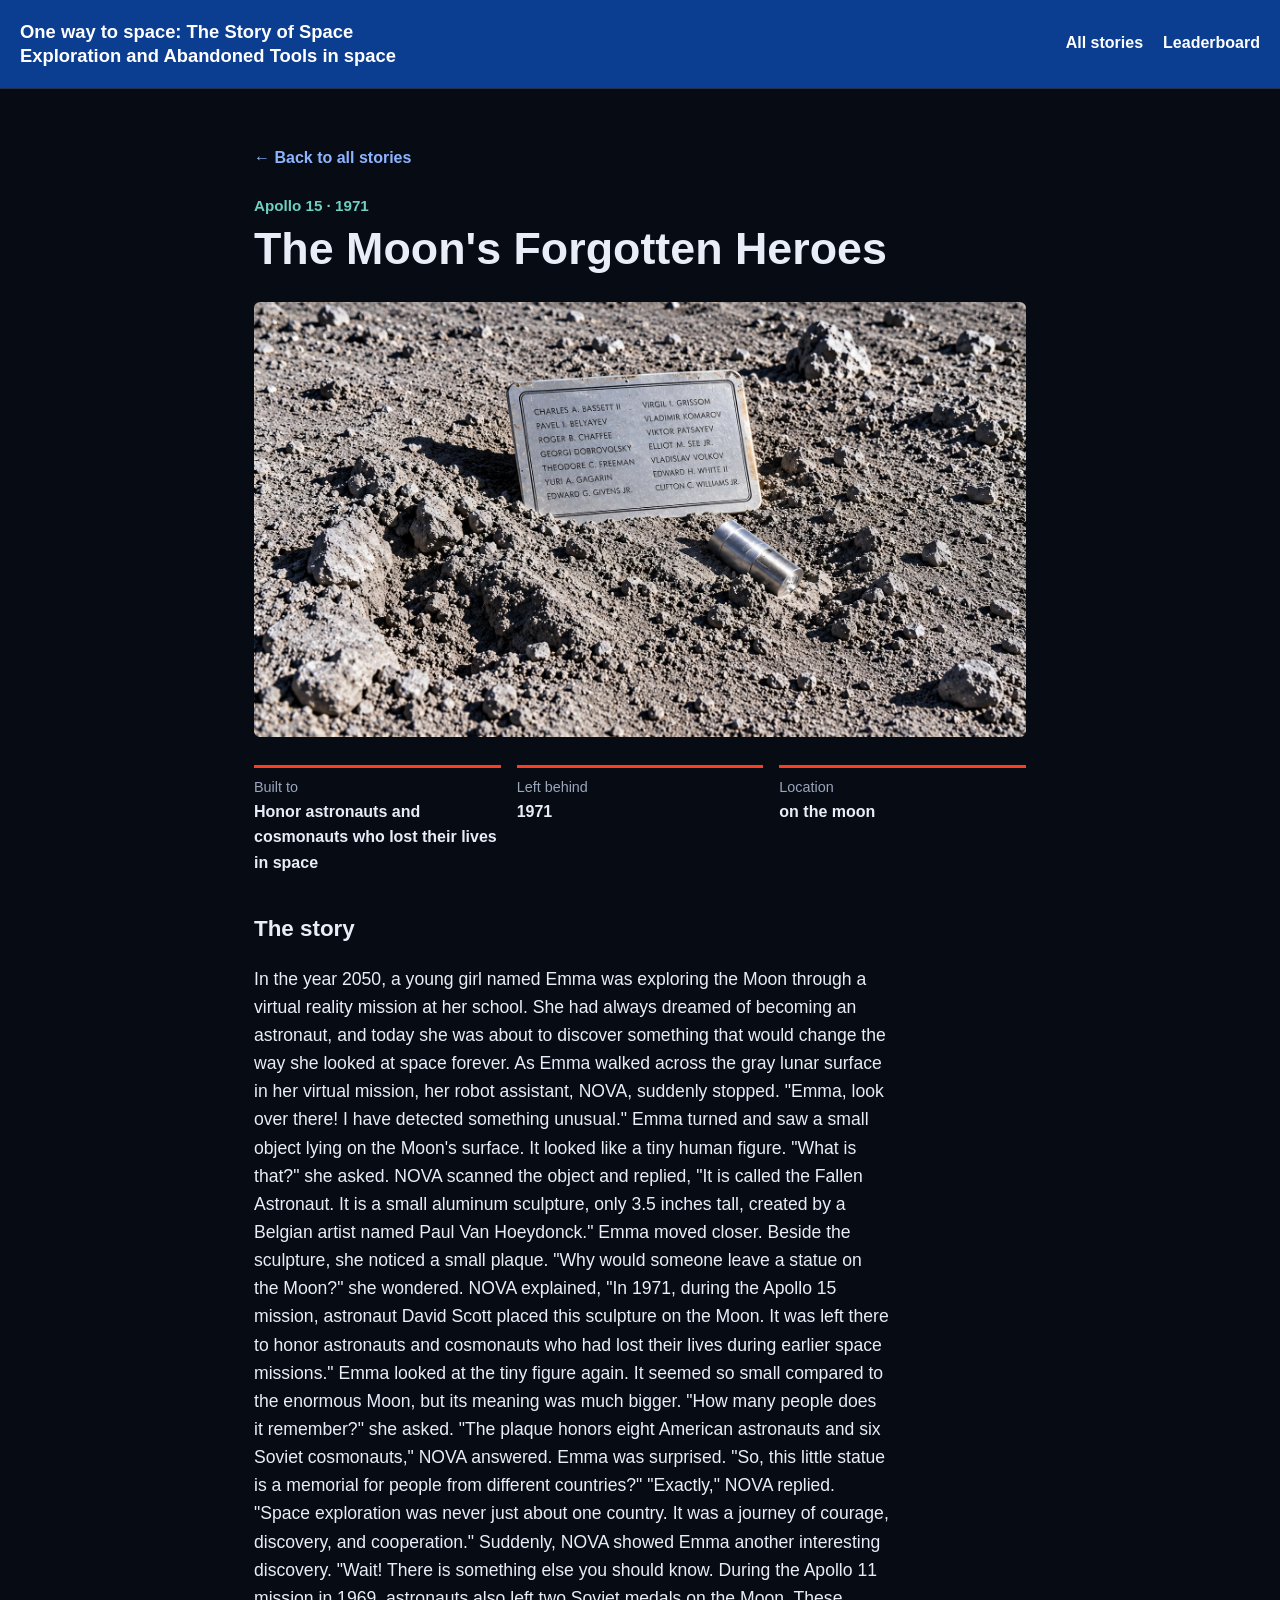
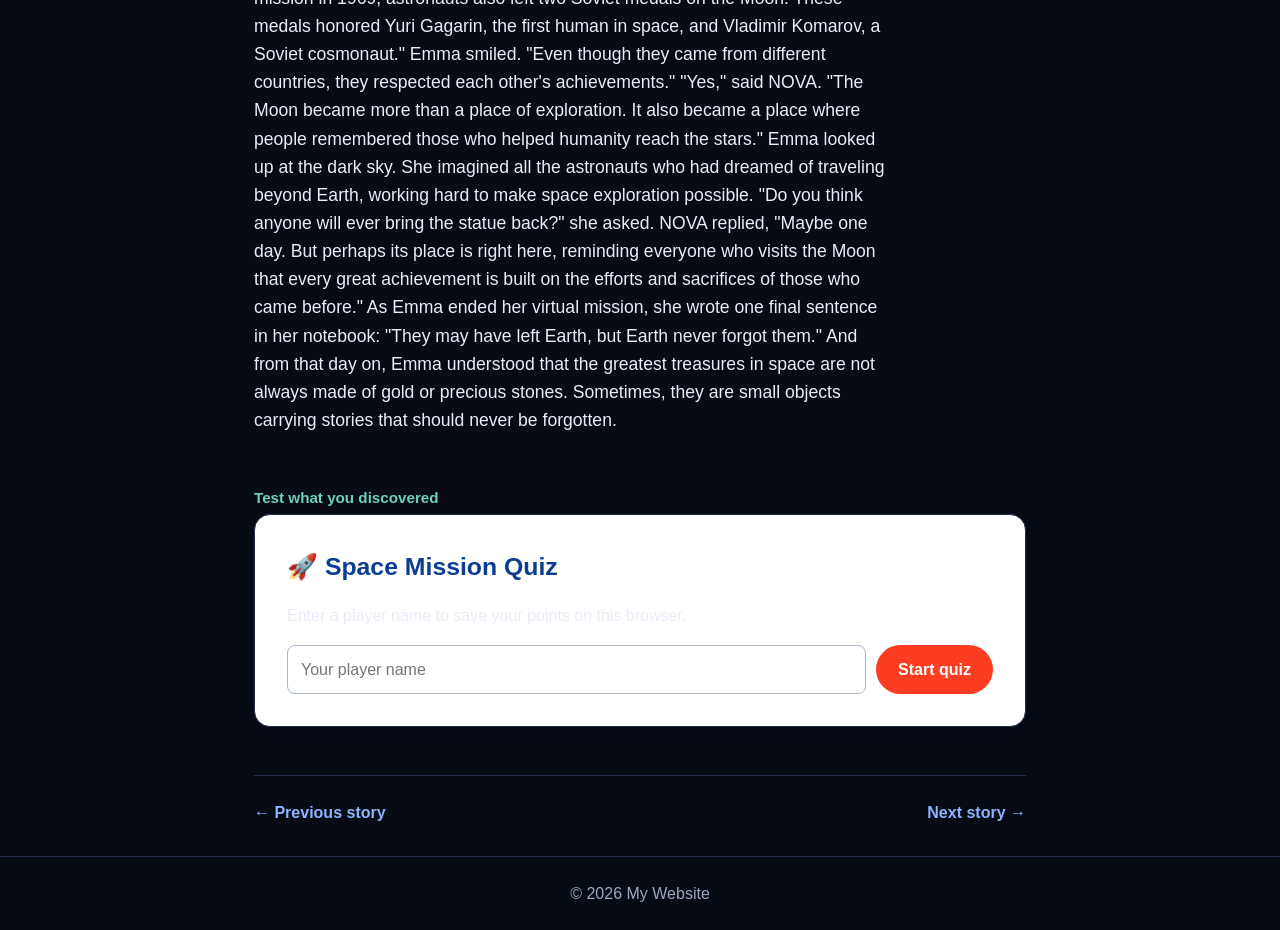
<file: story-4.html>
<!DOCTYPE html>
<html lang="en">
<head>
  <meta charset="UTF-8">
  <meta name="viewport" content="width=device-width, initial-scale=1.0">
  <title>The Moon's Forgotten Heroes | Abandoned Tools in Space</title>
  <link rel="stylesheet" href="style2.css">
</head>
<body data-quiz-story="4">

  <header>
    <h1>One way to space: The Story of Space Exploration and Abandoned Tools in space</h1>
    <nav>
      <a href="index.html#stories">All stories</a>
      <a href="leaderboard.html">Leaderboard</a>
    </nav>
  </header>

  <main class="story-page">
    <a class="back-link" href="index.html#stories">&larr; Back to all stories</a>

    <p class="meta">Apollo 15 · 1971</p>
    <h2 class="page-title">The Moon's Forgotten Heroes</h2>

    <figure class="photo-slot big">
      <img src="story 4.png" alt="" onerror="this.parentElement.classList.add('empty')">
      <span class="slot-hint">names on a plaque<br><small>names on a plaque</small></span>
    </figure>

    <dl class="facts">
      <div><dt>Built to</dt><dd>Honor astronauts and cosmonauts who lost their lives in space</dd></div>
      <div><dt>Left behind</dt><dd>1971</dd></div>
      <div><dt>Location</dt><dd>on the moon</dd></div>
    </dl>

    <div class="story-text-full">
      <h3>The story</h3>
      <p>In the year 2050, a young girl named Emma was exploring the Moon through a virtual reality mission at her school. She had always dreamed of becoming an astronaut, and today she was about to discover something that would change the way she looked at space forever.

As Emma walked across the gray lunar surface in her virtual mission, her robot assistant, NOVA, suddenly stopped.

"Emma, look over there! I have detected something unusual."

Emma turned and saw a small object lying on the Moon's surface. It looked like a tiny human figure.

"What is that?" she asked.

NOVA scanned the object and replied, "It is called the Fallen Astronaut. It is a small aluminum sculpture, only 3.5 inches tall, created by a Belgian artist named Paul Van Hoeydonck."

Emma moved closer. Beside the sculpture, she noticed a small plaque.

"Why would someone leave a statue on the Moon?" she wondered.

NOVA explained, "In 1971, during the Apollo 15 mission, astronaut David Scott placed this sculpture on the Moon. It was left there to honor astronauts and cosmonauts who had lost their lives during earlier space missions."

Emma looked at the tiny figure again. It seemed so small compared to the enormous Moon, but its meaning was much bigger.

"How many people does it remember?" she asked.

"The plaque honors eight American astronauts and six Soviet cosmonauts," NOVA answered.

Emma was surprised. "So, this little statue is a memorial for people from different countries?"

"Exactly," NOVA replied. "Space exploration was never just about one country. It was a journey of courage, discovery, and cooperation."

Suddenly, NOVA showed Emma another interesting discovery.

"Wait! There is something else you should know. During the Apollo 11 mission in 1969, astronauts also left two Soviet medals on the Moon. These medals honored Yuri Gagarin, the first human in space, and Vladimir Komarov, a Soviet cosmonaut."

Emma smiled. "Even though they came from different countries, they respected each other's achievements."

"Yes," said NOVA. "The Moon became more than a place of exploration. It also became a place where people remembered those who helped humanity reach the stars."

Emma looked up at the dark sky. She imagined all the astronauts who had dreamed of traveling beyond Earth, working hard to make space exploration possible.

"Do you think anyone will ever bring the statue back?" she asked.

NOVA replied, "Maybe one day. But perhaps its place is right here, reminding everyone who visits the Moon that every great achievement is built on the efforts and sacrifices of those who came before."

As Emma ended her virtual mission, she wrote one final sentence in her notebook:

"They may have left Earth, but Earth never forgot them."

And from that day on, Emma understood that the greatest treasures in space are not always made of gold or precious stones. Sometimes, they are small objects carrying stories that should never be forgotten.</p>
    </div>


    <section class="quiz-section" aria-labelledby="quiz-heading">
      <p class="meta">Test what you discovered</p>
      <div id="quiz-app" class="quiz-card"></div>
    </section>

    <nav class="story-nav" aria-label="Story navigation">
      <a href="story-3.html">&larr; Previous story</a>
      <a href="story-5.html">Next story &rarr;</a>
    </nav>
  </main>

  <footer>
    <p>&copy; 2026 My Website</p>
  </footer>

  <script src="quiz.js"></script>
</body>
</html>
</file>
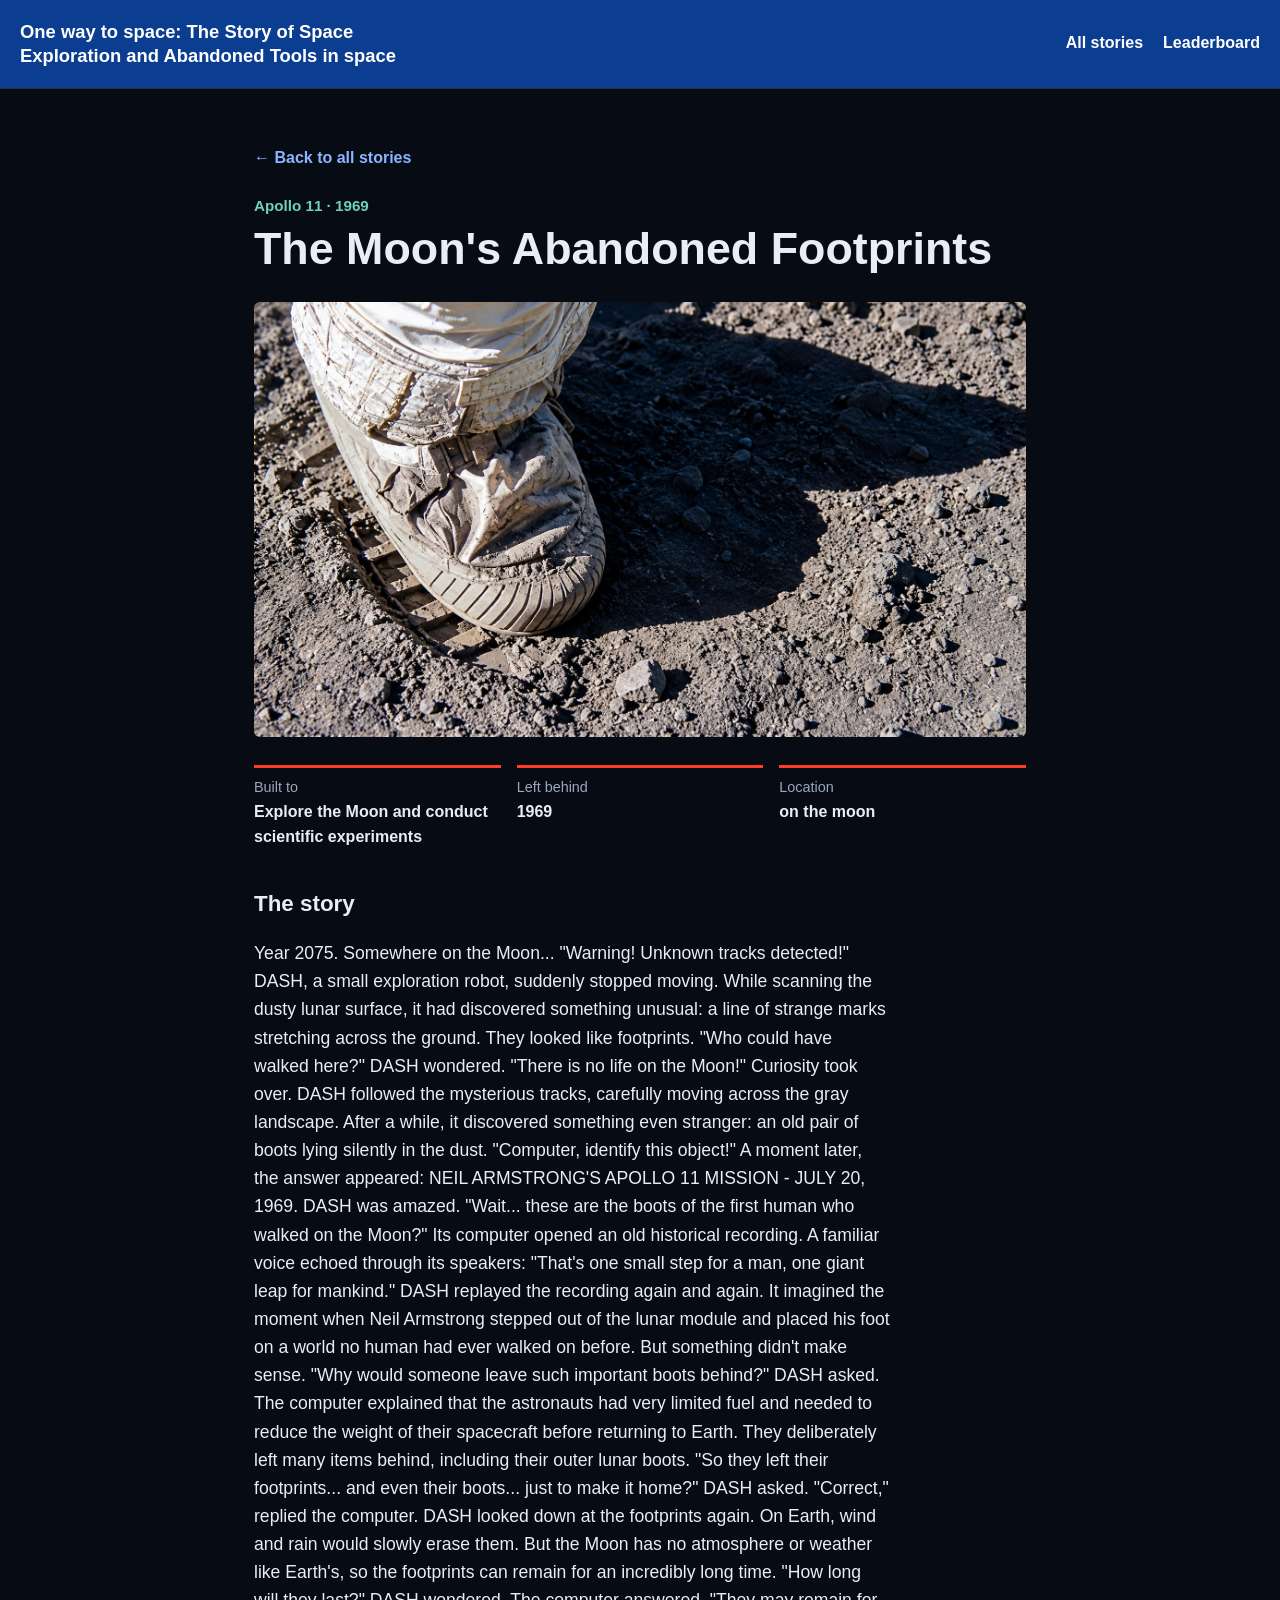
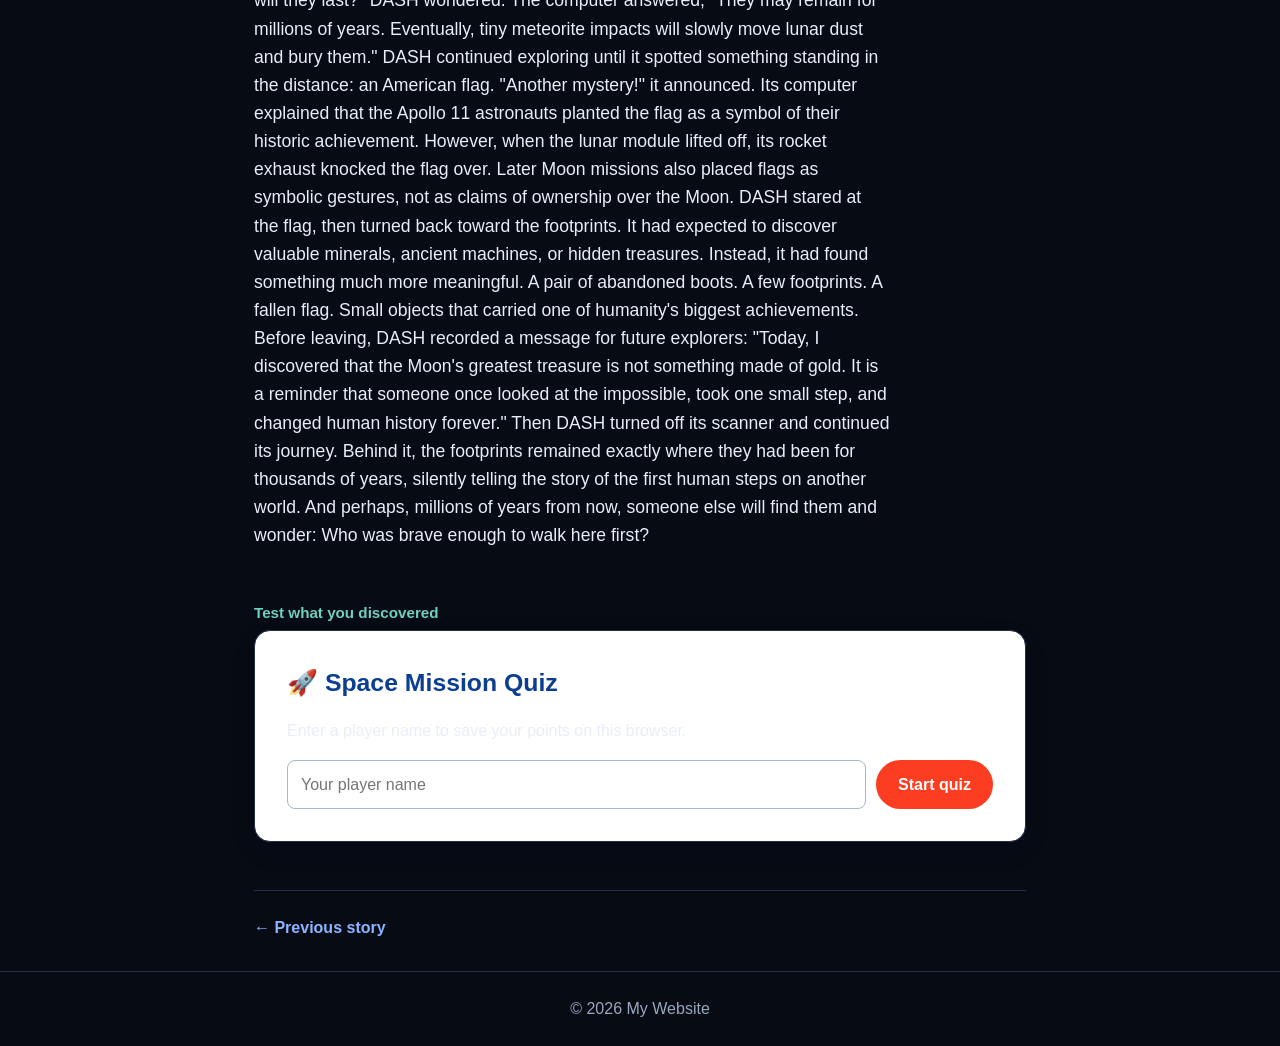
<file: story-5.html>
<!DOCTYPE html>
<html lang="en">
<head>
  <meta charset="UTF-8">
  <meta name="viewport" content="width=device-width, initial-scale=1.0">
  <title>The Moon's Abandoned Footprints | Abandoned Tools in Space</title>
  <link rel="stylesheet" href="style2.css">
</head>
<body data-quiz-story="5">

  <header>
    <h1>One way to space: The Story of Space Exploration and Abandoned Tools in space</h1>
    <nav>
      <a href="index.html#stories">All stories</a>
      <a href="leaderboard.html">Leaderboard</a>
    </nav>
  </header>

  <main class="story-page">
    <a class="back-link" href="index.html#stories">&larr; Back to all stories</a>

    <p class="meta">Apollo 11 · 1969</p>
    <h2 class="page-title">The Moon's Abandoned Footprints</h2>

    <figure class="photo-slot big">
      <img src="story 5.png" alt="" onerror="this.parentElement.classList.add('empty')">
      <span class="slot-hint">footprint<br><small>footprint</small></span>
    </figure>

    <dl class="facts">
      <div><dt>Built to</dt><dd>Explore the Moon and conduct scientific experiments</dd></div>
      <div><dt>Left behind</dt><dd>1969</dd></div>
      <div><dt>Location</dt><dd>on the moon</dd></div>
    </dl>

    <div class="story-text-full">
      <h3>The story</h3>
      <p>Year 2075. Somewhere on the Moon...

"Warning! Unknown tracks detected!"

DASH, a small exploration robot, suddenly stopped moving. While scanning the dusty lunar surface, it had discovered something unusual: a line of strange marks stretching across the ground.

They looked like footprints.

"Who could have walked here?" DASH wondered. "There is no life on the Moon!"

Curiosity took over. DASH followed the mysterious tracks, carefully moving across the gray landscape. After a while, it discovered something even stranger: an old pair of boots lying silently in the dust.

"Computer, identify this object!"

A moment later, the answer appeared:

NEIL ARMSTRONG'S APOLLO 11 MISSION - JULY 20, 1969.

DASH was amazed. "Wait... these are the boots of the first human who walked on the Moon?"

Its computer opened an old historical recording. A familiar voice echoed through its speakers:

"That's one small step for a man, one giant leap for mankind."

DASH replayed the recording again and again. It imagined the moment when Neil Armstrong stepped out of the lunar module and placed his foot on a world no human had ever walked on before.

But something didn't make sense.

"Why would someone leave such important boots behind?" DASH asked.

The computer explained that the astronauts had very limited fuel and needed to reduce the weight of their spacecraft before returning to Earth. They deliberately left many items behind, including their outer lunar boots.

"So they left their footprints... and even their boots... just to make it home?" DASH asked.

"Correct," replied the computer.

DASH looked down at the footprints again. On Earth, wind and rain would slowly erase them. But the Moon has no atmosphere or weather like Earth's, so the footprints can remain for an incredibly long time.

"How long will they last?" DASH wondered.

The computer answered, "They may remain for millions of years. Eventually, tiny meteorite impacts will slowly move lunar dust and bury them."

DASH continued exploring until it spotted something standing in the distance: an American flag.

"Another mystery!" it announced.

Its computer explained that the Apollo 11 astronauts planted the flag as a symbol of their historic achievement. However, when the lunar module lifted off, its rocket exhaust knocked the flag over. Later Moon missions also placed flags as symbolic gestures, not as claims of ownership over the Moon.

DASH stared at the flag, then turned back toward the footprints.

It had expected to discover valuable minerals, ancient machines, or hidden treasures. Instead, it had found something much more meaningful.

A pair of abandoned boots. A few footprints. A fallen flag.

Small objects that carried one of humanity's biggest achievements.

Before leaving, DASH recorded a message for future explorers:

"Today, I discovered that the Moon's greatest treasure is not something made of gold. It is a reminder that someone once looked at the impossible, took one small step, and changed human history forever."

Then DASH turned off its scanner and continued its journey.

Behind it, the footprints remained exactly where they had been for thousands of years, silently telling the story of the first human steps on another world.

And perhaps, millions of years from now, someone else will find them and wonder: Who was brave enough to walk here first?</p>
    </div>


    <section class="quiz-section" aria-labelledby="quiz-heading">
      <p class="meta">Test what you discovered</p>
      <div id="quiz-app" class="quiz-card"></div>
    </section>

    <nav class="story-nav" aria-label="Story navigation">
      <a href="story-4.html">&larr; Previous story</a>
      <span></span>
    </nav>
  </main>

  <footer>
    <p>&copy; 2026 My Website</p>
  </footer>

  <script src="quiz.js"></script>
</body>
</html>
</file>
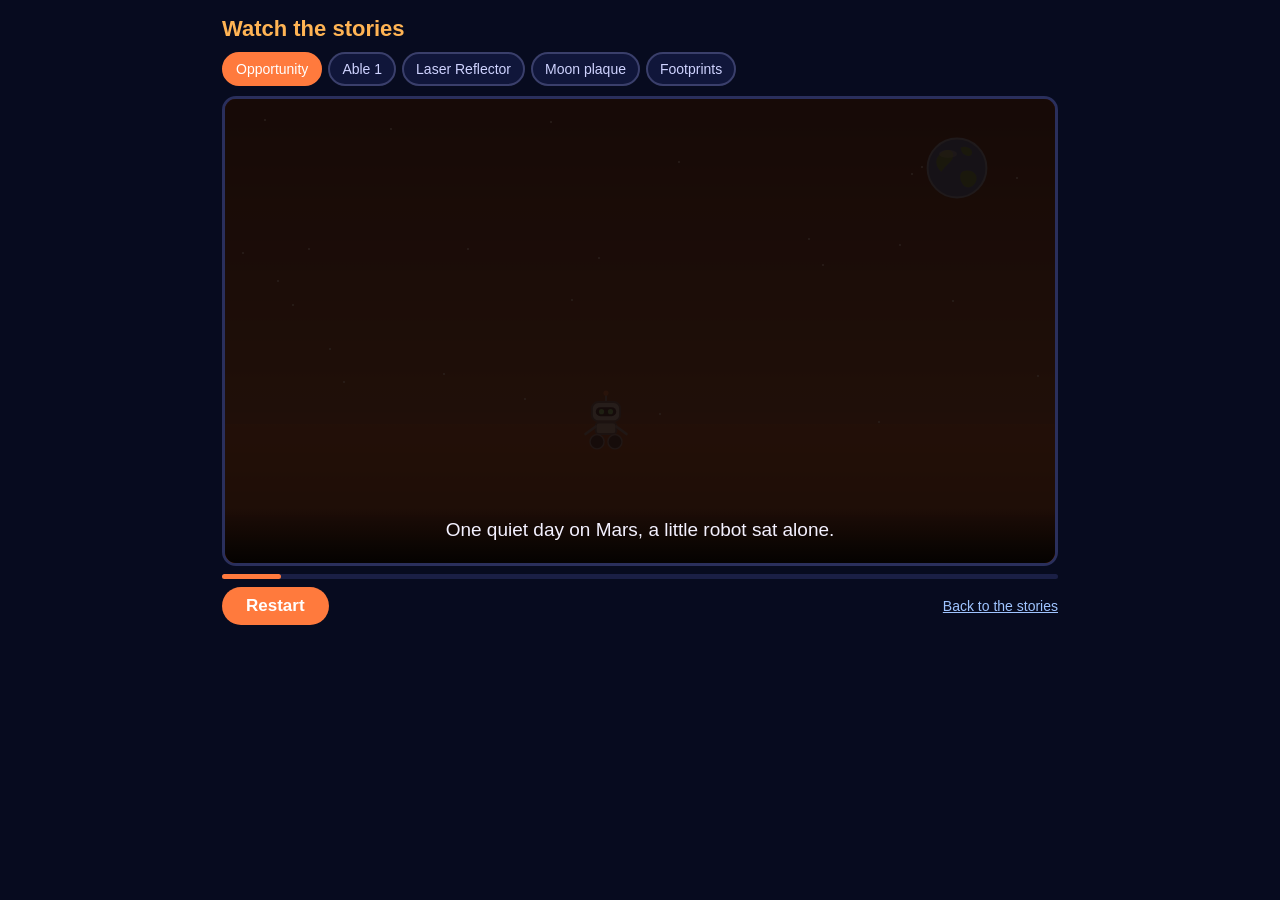
<file: story-animations.html>
<!DOCTYPE html>
<html lang="en">
<head>
<meta charset="UTF-8">
<meta name="viewport" content="width=device-width, initial-scale=1, viewport-fit=cover">
<title>Story animations</title>
<style>
*{box-sizing:border-box}
html,body{margin:0;background:#070b1f;color:#f4f1ff;font-family:"Trebuchet MS","Segoe UI",Arial,sans-serif}
body{padding:calc(12px + env(safe-area-inset-top,0px)) 12px 20px;max-width:860px;margin:auto}
h1{font-size:22px;margin:4px 0 10px;color:#ffb454}
#tabs{display:flex;gap:6px;flex-wrap:wrap;margin-bottom:10px}
#tabs button{font:inherit;font-size:14px;padding:7px 12px;border-radius:20px;border:2px solid #3a3f6b;background:#10163a;color:#cfd3ff;cursor:pointer}
#tabs button.on{background:#ff7a3d;border-color:#ff7a3d;color:#fff}
#screen{position:relative;width:100%;aspect-ratio:16/9;overflow:hidden;border-radius:14px;background:#050818;border:3px solid #2a2f5c}
.scene{position:absolute;inset:0}
.st{position:absolute;background:#fff;border-radius:50%;width:2px;height:2px;animation:tw 2s infinite alternate}
@keyframes tw{from{opacity:.2}to{opacity:1}}
.e{position:absolute;line-height:1;font-size:clamp(28px,8vw,64px)}
.ground{position:absolute;left:0;right:0;bottom:0;height:30%}
#cap{position:absolute;left:0;right:0;bottom:0;padding:10px 14px;background:linear-gradient(transparent,rgba(0,0,0,.85));font-size:clamp(13px,3.4vw,19px);line-height:1.35;text-align:center;min-height:56px;transition:opacity .4s}
#bar{height:5px;background:#1a1f45;border-radius:3px;margin:8px 0}
#bar i{display:block;height:100%;width:0;background:#ff7a3d;border-radius:3px}
#ctrl{display:flex;gap:10px;align-items:center}
#ctrl button{font:inherit;font-weight:700;font-size:17px;padding:9px 24px;border:0;border-radius:24px;background:#ff7a3d;color:#fff;cursor:pointer}
#ctrl a{color:#9fc4ff;margin-left:auto;font-size:14px}
button:focus-visible{outline:3px solid #fff;outline-offset:2px}
/* scene 1: Opportunity */
.s1 .ground{background:linear-gradient(#b5502a,#6e2a14)}
.s1 .sky{position:absolute;inset:0;background:linear-gradient(#2b1020,#c4633a)}
.s1 .rov{left:-12%;bottom:24%;animation:drive 9s ease-out forwards}
@keyframes drive{to{left:42%}}
.s1 .dust{position:absolute;inset:0;background:#5a2a14;opacity:0;animation:dustS 15s forwards}
@keyframes dustS{0%,45%{opacity:0}65%{opacity:.85}100%{opacity:.7}}
.s1 .dim{position:absolute;inset:0;background:#000;opacity:0;animation:dimS 15s forwards}
@keyframes dimS{0%,70%{opacity:0}100%{opacity:.7}}
.s1 .earth{right:8%;top:8%;opacity:0;animation:fi 2s 10s forwards}
@keyframes fi{to{opacity:1}}
/* scene 2: Able 1 */
.s2 .moon{right:10%;top:8%;font-size:clamp(50px,14vw,110px)}
.s2 .ground{background:#1d2250}
.s2 .rk{left:46%;bottom:20%;animation:up 7s 1s ease-in forwards}
@keyframes up{0%{transform:translate(0,0)}20%{transform:translate(2px,-10px)}40%{transform:translate(-2px,-40px)}70%{transform:translate(3px,-120px) rotate(10deg)}100%{transform:translate(20px,-190px) rotate(40deg);opacity:0}}
.s2 .boom{left:47%;top:14%;opacity:0;animation:bm 1.4s 6.6s forwards;font-size:clamp(40px,12vw,90px)}
@keyframes bm{0%{opacity:0;transform:scale(.3)}40%{opacity:1;transform:scale(1.3)}100%{opacity:.0;transform:scale(1.8)}}
.s2 .flame{left:46.5%;bottom:14%;animation:fl .15s infinite alternate}
@keyframes fl{to{transform:scaleY(1.5)}}
/* scene 3: Reflector */
.s3 .ea{left:6%;bottom:10%;font-size:clamp(50px,14vw,110px)}
.s3 .mo{right:8%;top:10%;font-size:clamp(50px,14vw,110px)}
.s3 .rf{right:12%;top:50%;font-size:clamp(20px,5vw,36px);animation:gl 1.2s infinite alternate}
@keyframes gl{to{filter:drop-shadow(0 0 12px #7dff9b)}}
.s3 .beam{position:absolute;left:20%;bottom:25%;width:66%;height:4px;background:#7dff9b;box-shadow:0 0 12px #7dff9b;transform-origin:left center;transform:rotate(-21deg) scaleX(0);animation:bz 3s 2s infinite}
@keyframes bz{0%{transform:rotate(-21deg) scaleX(0);opacity:1}45%{transform:rotate(-21deg) scaleX(1)}55%{transform:rotate(-21deg) scaleX(1);opacity:1}100%{transform:rotate(-21deg) scaleX(1);opacity:0}}
/* scene 4: Plaque */
.s4 .ground{background:linear-gradient(#8a8a96,#4a4a58);height:36%}
.s4 .pl{left:50%;bottom:26%;transform:translateX(-50%);width:34%;aspect-ratio:3/2;background:linear-gradient(135deg,#d8d2bd,#9c9680);border-radius:6px;box-shadow:0 0 0 rgba(255,230,150,0);animation:pg 2.5s infinite alternate;display:flex;align-items:center;justify-content:center;text-align:center;color:#3a3420;font-size:clamp(9px,2.4vw,15px);line-height:1.5;padding:6px}
@keyframes pg{to{box-shadow:0 0 40px rgba(255,230,150,.9)}}
.s4 .sp{animation:fl2 3s infinite;opacity:0}
@keyframes fl2{50%{opacity:1;transform:translateY(-14px)}}
.s4 .vr{left:6%;top:8%}
/* scene 5: Footprints */
.s5 .ground{background:linear-gradient(#8a8a96,#4a4a58);height:36%}
.s5 .dash{left:-12%;bottom:30%;animation:dd 5s linear forwards}
@keyframes dd{to{left:62%}}
.s5 .fp{bottom:20%;opacity:0;animation:fi 1s forwards;font-size:clamp(22px,6vw,44px)}
.s5 .ex{left:68%;bottom:50%;font-size:clamp(30px,8vw,60px);opacity:0;animation:fi .3s 5s forwards,jp .5s 5s infinite alternate}
@keyframes jp{to{transform:translateY(-10px)}}
@media(prefers-reduced-motion:reduce){*{animation-duration:.01s!important}}
.a{width:1em;height:1em;display:block}</style>
</head>
<body>
<h1>Watch the stories</h1>
<div id="tabs"></div>
<div id="screen"><div id="stage"></div><div id="cap"></div></div>
<div id="bar"><i id="fill"></i></div>
<div id="ctrl"><button id="play">Play</button><a href="index.html#stories">Back to the stories</a></div>
<script>
var ART={rover:`<svg xmlns='http://www.w3.org/2000/svg' class='a' width='100' height='100' viewBox='0 0 100 80'><polygon points='6,36 94,36 84,22 16,22' fill='#e2b13a' stroke='#7a5a10' stroke-width='2'/><path d='M30 22 L28 36 M50 22 V36 M70 22 L72 36' stroke='#7a5a10' stroke-width='1.5'/><rect x='26' y='36' width='48' height='16' rx='3' fill='#c9ccd8' stroke='#6b6f85' stroke-width='2'/><rect x='62' y='8' width='3' height='15' fill='#8a8fa8'/><rect x='55' y='3' width='17' height='8' rx='2' fill='#2c3050'/><circle cx='60' cy='7' r='2.5' fill='#7fd6ff'/><circle cx='68' cy='7' r='2.5' fill='#7fd6ff'/><path d='M22 62 L50 52 L78 62' stroke='#6b6f85' stroke-width='3' fill='none'/><g fill='#2a2d45' stroke='#9aa0c0' stroke-width='2'><circle cx='20' cy='64' r='10'/><circle cx='50' cy='66' r='9'/><circle cx='80' cy='64' r='10'/></g><g fill='#9aa0c0'><circle cx='20' cy='64' r='3'/><circle cx='50' cy='66' r='3'/><circle cx='80' cy='64' r='3'/></g></svg>`,rocket:`<svg xmlns='http://www.w3.org/2000/svg' class='a' width='100' height='100' viewBox='0 0 60 100'><path d='M30 4 C44 20 46 44 42 72 L18 72 C14 44 16 20 30 4Z' fill='#f2f4ff' stroke='#8c92b8' stroke-width='2'/><path d='M30 4 C36 11 40 18 41 27 L19 27 C20 18 24 11 30 4Z' fill='#e5483b'/><circle cx='30' cy='44' r='8' fill='#4aa8ff' stroke='#556' stroke-width='2'/><circle cx='27' cy='41' r='2.5' fill='#cfeaff'/><path d='M18 58 L5 86 L19 76Z M42 58 L55 86 L41 76Z' fill='#e5483b' stroke='#9a2a20' stroke-width='1.5'/><rect x='22' y='72' width='16' height='5' fill='#6b6f85'/></svg>`,earth:`<svg xmlns='http://www.w3.org/2000/svg' class='a' width='100' height='100' viewBox='0 0 100 100'><circle cx='50' cy='50' r='46' fill='#2a6fd6'/><path d='M22 30 C30 18 46 20 44 32 C42 42 30 46 26 56 C18 50 14 38 22 30Z M58 56 C70 50 84 58 80 70 C76 82 62 84 58 74 C54 68 54 60 58 56Z M56 18 C66 14 78 22 72 30 C66 34 56 28 56 18Z' fill='#4fae5a'/><ellipse cx='36' cy='28' rx='14' ry='6' fill='#fff' opacity='.35'/><circle cx='50' cy='50' r='46' fill='none' stroke='#8fc1ff' stroke-width='3'/></svg>`,moon:`<svg xmlns='http://www.w3.org/2000/svg' class='a' width='100' height='100' viewBox='0 0 100 100'><circle cx='50' cy='50' r='46' fill='#dcd8cc'/><g fill='#b8b3a4'><circle cx='34' cy='34' r='10'/><circle cx='64' cy='58' r='13'/><circle cx='40' cy='70' r='6'/><circle cx='70' cy='28' r='5'/></g><circle cx='50' cy='50' r='46' fill='none' stroke='#f3f0e4' stroke-width='3'/></svg>`,robot:`<svg xmlns='http://www.w3.org/2000/svg' class='a' width='100' height='100' viewBox='0 0 100 100'><line x1='50' y1='8' x2='50' y2='22' stroke='#9aa0c0' stroke-width='3'/><circle cx='50' cy='8' r='4' fill='#ff7a3d'/><rect x='28' y='22' width='44' height='30' rx='10' fill='#dfe3f5' stroke='#6b6f85' stroke-width='3'/><rect x='34' y='30' width='32' height='14' rx='7' fill='#1b1f45'/><circle cx='43' cy='37' r='4' fill='#7dff9b'/><circle cx='57' cy='37' r='4' fill='#7dff9b'/><rect x='34' y='54' width='32' height='18' rx='5' fill='#c9ccd8' stroke='#6b6f85' stroke-width='3'/><path d='M34 60 L18 72 M66 60 L82 72' stroke='#9aa0c0' stroke-width='4' stroke-linecap='round'/><g fill='#2a2d45' stroke='#9aa0c0' stroke-width='2'><circle cx='36' cy='84' r='11'/><circle cx='64' cy='84' r='11'/></g></svg>`,reflector:`<svg xmlns='http://www.w3.org/2000/svg' class='a' width='100' height='100' viewBox='0 0 100 100'><path d='M30 90 L50 55 L70 90' stroke='#8a8fa8' stroke-width='4' fill='none'/><rect x='20' y='14' width='60' height='44' rx='4' fill='#aab0cc' stroke='#5b6082' stroke-width='3'/><g fill='#e8f4ff' stroke='#5b6082' stroke-width='1.5'><circle cx='34' cy='28' r='7'/><circle cx='50' cy='28' r='7'/><circle cx='66' cy='28' r='7'/><circle cx='34' cy='44' r='7'/><circle cx='50' cy='44' r='7'/><circle cx='66' cy='44' r='7'/></g></svg>`,sign:`<svg xmlns='http://www.w3.org/2000/svg' class='a' width='100' height='100' viewBox='0 0 100 100'><rect x='47' y='50' width='6' height='46' fill='#8a8fa8'/><rect x='14' y='12' width='72' height='46' rx='5' fill='#e0c779' stroke='#7a6420' stroke-width='3'/><g stroke='#7a6420' stroke-width='3' stroke-linecap='round'><line x1='26' y1='26' x2='74' y2='26'/><line x1='26' y1='36' x2='74' y2='36'/><line x1='26' y1='46' x2='58' y2='46'/></g></svg>`,foot:`<svg xmlns='http://www.w3.org/2000/svg' class='a' width='100' height='100' viewBox='0 0 100 100'><g fill='#c8c5d6' stroke='#5b5f80' stroke-width='3'><path d='M34 14 C54 8 66 24 62 44 C60 58 40 60 34 48 C28 36 26 20 34 14Z'/><path d='M36 66 C48 62 62 68 60 80 C58 92 40 94 36 84 C34 78 32 70 36 66Z'/></g><g stroke='#5b5f80' stroke-width='3'><line x1='40' y1='26' x2='56' y2='24'/><line x1='40' y1='36' x2='57' y2='34'/></g></svg>`,sat:`<svg xmlns='http://www.w3.org/2000/svg' class='a' width='100' height='100' viewBox='0 0 100 100'><rect x='4' y='38' width='30' height='24' fill='#3a78d8' stroke='#9fc4ff' stroke-width='2'/><rect x='66' y='38' width='30' height='24' fill='#3a78d8' stroke='#9fc4ff' stroke-width='2'/><rect x='36' y='30' width='28' height='40' rx='5' fill='#dfe3f5' stroke='#6b6f85' stroke-width='3'/><circle cx='50' cy='50' r='7' fill='#ff7a3d'/><line x1='50' y1='30' x2='50' y2='14' stroke='#9aa0c0' stroke-width='3'/><circle cx='50' cy='12' r='4' fill='#7dff9b'/></svg>`,boom:`<svg xmlns='http://www.w3.org/2000/svg' class='a' width='100' height='100' viewBox='0 0 100 100'><polygon points='50,2 61,32 94,22 72,48 98,70 64,70 58,98 46,72 14,90 28,58 4,40 38,36' fill='#ffb454' stroke='#ff5a2d' stroke-width='3'/><polygon points='50,24 57,42 76,38 62,52 74,66 54,62 50,78 44,62 26,70 38,52 24,40 44,42' fill='#fff3a0'/></svg>`,flame:`<svg xmlns='http://www.w3.org/2000/svg' class='a' width='100' height='100' viewBox='0 0 30 50'><path d='M15 2 C26 18 28 32 22 42 C18 48 12 48 8 42 C2 32 4 18 15 2Z' fill='#ff7a3d'/><path d='M15 18 C21 28 22 36 18 42 C16 44 14 44 12 42 C8 36 10 28 15 18Z' fill='#ffe36b'/></svg>`,spark:`<svg xmlns='http://www.w3.org/2000/svg' class='a' width='100' height='100' viewBox='0 0 100 100'><path d='M50 4 C54 36 64 46 96 50 C64 54 54 64 50 96 C46 64 36 54 4 50 C36 46 46 36 50 4Z' fill='#ffe9a0' stroke='#ffb454' stroke-width='3'/></svg>`,alert:`<svg xmlns='http://www.w3.org/2000/svg' class='a' width='100' height='100' viewBox='0 0 100 100'><circle cx='50' cy='50' r='44' fill='#ff4d4d' stroke='#fff' stroke-width='5'/><rect x='44' y='22' width='12' height='34' rx='5' fill='#fff'/><circle cx='50' cy='72' r='7' fill='#fff'/></svg>`,vr:`<svg xmlns='http://www.w3.org/2000/svg' class='a' width='100' height='100' viewBox='0 0 100 100'><path d='M8 44 C8 30 20 24 30 24 L70 24 C80 24 92 30 92 44 L92 56 C92 70 80 76 70 76 L60 76 L54 64 L46 64 L40 76 L30 76 C20 76 8 70 8 56Z' fill='#e9ecff' stroke='#6b6f85' stroke-width='3'/><rect x='16' y='34' width='68' height='30' rx='12' fill='#1b1f45'/><circle cx='36' cy='49' r='7' fill='#7dd6ff'/><circle cx='64' cy='49' r='7' fill='#7dd6ff'/></svg>`,rock:`<svg xmlns='http://www.w3.org/2000/svg' class='a' width='100' height='100' viewBox='0 0 100 100'><path d='M8 86 L18 48 L40 28 L66 34 L88 58 L92 86Z' fill='#6e4630' stroke='#3d2418' stroke-width='3'/><path d='M40 28 L44 52 L66 34 M18 48 L44 52 L56 86' stroke='#3d2418' stroke-width='2' fill='none'/><path d='M22 52 L40 32 L44 48Z' fill='#8d5d40'/></svg>`};(function(){
var STARS=function(n){var h="";for(var i=0;i<n;i++)h+='<div class="st" style="left:'+(Math.random()*100)+'%;top:'+(Math.random()*70)+'%;animation-delay:'+(Math.random()*2)+'s"></div>';return h};
/* Replace the lines below with the real text of each story if you like. */
var S=[
{t:"Opportunity",d:15,
 c:["One quiet day on Mars, a little robot sat alone.","Red sand stretched as far as the eye could see.","Opportunity rolled on, far longer than anyone planned.","Then a giant dust storm covered the sky.","The sun went dark, and the little robot went silent.","It never gave up. It is still there, a monument to curiosity."],
 h:function(){return '<div class="scene s1"><div class="sky"></div>'+STARS(25)+'<div class="e earth">'+ART.earth+'</div><div class="ground"></div><div class="e rov">'+ART.robot+'</div><div class="dust"></div><div class="dim"></div></div>'}},
{t:"Able 1",d:15,
 c:["Do you think space is always quiet and beautiful?","I am Able 1, born in 1958, dreaming of the Moon.","Three, two, one... liftoff!","I climbed higher and higher...","But my rocket failed. My dream never came true.","I was the first, and I am not forgotten."],
 h:function(){return '<div class="scene s2" style="background:linear-gradient(#050818,#1b1f4d)">'+STARS(40)+'<div class="e moon">'+ART.moon+'</div><div class="ground"></div><div class="e rk">'+ART.rocket+'</div><div class="e flame">'+ART.flame+'</div><div class="e boom">'+ART.boom+'</div></div>'}},
{t:"Laser Reflector",d:15,
 c:["It was a night on Earth. The Moon glowed above the city.","In 1969, Apollo 11 left a small machine on the Moon.","It has no battery and no engine. Just mirrors.","Scientists on Earth fire a laser at it.","The light bounces back and tells us the distance.","A little machine connecting two worlds."],
 h:function(){return '<div class="scene s3" style="background:linear-gradient(#050818,#141a45)">'+STARS(40)+'<div class="e ea">'+ART.earth+'</div><div class="e mo">'+ART.moon+'</div><div class="e rf">'+ART.reflector+'</div><div class="beam"></div></div>'}},
{t:"Moon plaque",d:15,
 c:["The year is 2050. Emma explores the Moon in a school VR mission.","She dreams of becoming an astronaut.","Then she spots something shining in the dust.","A plaque with names of astronauts who gave everything.","The Moon keeps their memory safe.","Forgotten heroes, remembered at last."],
 h:function(){return '<div class="scene s4" style="background:linear-gradient(#050818,#10153a)">'+STARS(40)+'<div class="e vr">'+ART.vr+'</div><div class="ground"></div><div class="pl">IN MEMORY<br>OF THOSE WHO<br>REACHED FOR THE STARS</div><div class="e sp" style="left:30%;bottom:40%">'+ART.spark+'</div><div class="e sp" style="left:64%;bottom:46%;animation-delay:1s">'+ART.spark+'</div></div>'}},
{t:"Footprints",d:15,
 c:["Year 2075. Somewhere on the Moon...","Warning! Unknown tracks detected!","DASH, a small exploration robot, stops moving.","Footprints, left behind in 1969.","No wind and no rain to wipe them away.","They may stay for millions of years."],
 h:function(){var f="";for(var i=0;i<6;i++)f+='<div class="e fp" style="left:'+(14+i*11)+'%;animation-delay:'+(6+i*1.3)+'s">'+ART.foot+'</div>';return '<div class="scene s5" style="background:linear-gradient(#050818,#10153a)">'+STARS(40)+'<div class="ground"></div>'+f+'<div class="e dash">'+ART.robot+'</div><div class="e ex">'+ART.alert+'</div></div>'}}
];
var cur=0,timers=[],raf=0,t0=0,stage=document.getElementById("stage"),cap=document.getElementById("cap"),fill=document.getElementById("fill"),play=document.getElementById("play"),tabs=document.getElementById("tabs");
S.forEach(function(s,i){var b=document.createElement("button");b.textContent=s.t;b.onclick=function(){cur=i;run()};tabs.appendChild(b)});
function stop(){timers.forEach(clearTimeout);timers=[];cancelAnimationFrame(raf)}
function run(){
  stop();var s=S[cur];
  Array.prototype.forEach.call(tabs.children,function(b,i){b.className=i==cur?"on":""});
  stage.innerHTML=s.h();var n=s.c.length,step=s.d*1000/n;
  s.c.forEach(function(line,i){timers.push(setTimeout(function(){cap.style.opacity=0;setTimeout(function(){cap.textContent=line;cap.style.opacity=1},200)},i*step))});
  timers.push(setTimeout(function(){play.textContent="Replay";fill.style.width="100%"},s.d*1000));
  t0=performance.now();(function f(t){var p=Math.min((t-t0)/(s.d*1000),1);fill.style.width=p*100+"%";if(p<1)raf=requestAnimationFrame(f)})(t0);
  play.textContent="Restart"
}
play.onclick=run;
run();
})();
</script>
</body>
</html>
</file>
<file: style2.css>
/* One dark color is used for EVERY background on the site.
   Change --bg below to change all backgrounds at once. */
:root {
  --bg: #070b14;
  --brand-blue: #0B3D91;
  --brand-red: #FC3D21;
  --ink: #e8edf7;
  --muted: #9aa7bd;
  --line: #22304a;
  --gold: #e3a55a;
  --teal: #6fd0c0;
  --link: #8db4ff;
}

* { box-sizing: border-box; }
html { scroll-behavior: smooth; background: var(--bg); }
body {
  margin: 0;
  font-family: "Helvetica Neue", Arial, sans-serif;
  color: var(--ink);
  background: var(--bg);
  line-height: 1.6;
}
a { color: var(--link); }

header {
  background:#0B3D91;
  border-bottom: 1px solid var(--line);
  padding: 20px;
  width: 100%;
  color: #fff;
  display: flex;
  flex-wrap: wrap;
  align-items: center;
  justify-content: space-between;
  gap: 12px 24px;
}
header h1 { margin: 0; font-size: 1.15rem; max-width: 40ch; line-height: 1.3; }
nav { display: flex; flex-wrap: wrap; gap: 20px; }
nav a { color: #fff; text-decoration: none; font-weight: 600; padding: 4px 0; border-bottom: 2px solid transparent; }
nav a:hover, nav a:focus-visible { border-color: var(--brand-red); outline: none; }
nav a[aria-current="page"] { border-color: var(--gold); }

a:focus-visible, button:focus-visible, .planet:focus-visible { outline: 3px solid var(--gold); outline-offset: 3px; }

.hero-section {
  background: var(--bg);
  color: #fff;
  padding: 72px max(24px, 6vw);
  display: grid;
  grid-template-columns: 1.1fr .9fr;
  align-items: center;
  gap: 40px;
}
.hero-text h1 { font-size: clamp(2rem, 4.5vw, 3.4rem); line-height: 1.1; margin: 0 0 20px; }
.hero-text p { font-size: 1.15rem; max-width: 46ch; margin: 0 0 28px; color: #cdd7f0; }
.cta-btn {
  display: inline-block;
  background: var(--brand-red);
  color: #fff;
  font: 700 1rem/1 inherit;
  padding: 16px 28px;
  border: 0;
  border-radius: 999px;
  text-decoration: none;
  cursor: pointer;
  transition: transform .15s, background .15s;
}
.cta-btn:hover { background: #e0321a; transform: translateY(-2px); }
.cta-btn:focus-visible { outline: 3px solid #fff; outline-offset: 3px; }

main { max-width: 1100px; margin: 0 auto; padding: 56px 24px 24px; background: var(--bg); }
main > p { font-size: 1.2rem; max-width: 70ch; color: #cdd7f0; }
.quote {
  font-size: 1.6rem !important;
  font-style: italic;
  border-left: 5px solid var(--brand-red);
  padding-left: 20px;
  margin: 32px 0 56px;
  color: var(--ink) !important;
}

footer { background: var(--space); color: #cdd7f0; text-align: center; padding: 24px; }
footer p { margin: 0; }

main h2 { font-size: 2rem; color: var(--ink); margin: 0 0 12px; }
main section { margin-bottom: 72px; scroll-margin-top: 20px; }
.section-note { color: var(--muted); margin: 0 0 28px; max-width: 60ch; }

.photo-slot { order: 2; margin: 0; }
.photo-slot img {
  width: 100%;
  aspect-ratio: 4 / 3;
  object-fit: cover;
  border-radius: 6px;
  display: block;
}
.slot-hint { display: none; }
.photo-slot.empty img { display: none; }
.photo-slot.empty .slot-hint {
  display: grid;
  place-content: center;
  text-align: center;
  aspect-ratio: 4 / 3;
  border: 2px dashed var(--line);
  border-radius: 6px;
  background: var(--bg);
  color: var(--muted);
  font-weight: 700;
}
.slot-hint small { font-weight: 400; opacity: .7; }
.meta { margin: 0 0 4px; color: var(--teal); font-weight: 700; font-size: .95rem; }



input:focus-visible, textarea:focus-visible { outline: 3px solid var(--gold); outline-offset: 1px; }
#preview { max-width: 280px; border-radius: 6px; }

footer { background: var(--bg); border-top: 1px solid var(--line); color: var(--muted); text-align: center; padding: 24px; }
footer p { margin: 0; }

.hero-image { display: flex; justify-content: center; }
.hero-image img {
  max-width: 100%;
  height: auto;
  -webkit-mask-image:
    linear-gradient(to right,  transparent 0%, #000 18%, #000 82%, transparent 100%),
    linear-gradient(to bottom, transparent 0%, #000 18%, #000 82%, transparent 100%);
  -webkit-mask-composite: source-in;
  mask-image:
    linear-gradient(to right,  transparent 0%, #000 18%, #000 82%, transparent 100%),
    linear-gradient(to bottom, transparent 0%, #000 18%, #000 82%, transparent 100%);
  mask-composite: intersect;
}
.globe {
  width: min(380px, 80vw); aspect-ratio: 1; border-radius: 50%;
  background: radial-gradient(circle at 32% 30%, #5aa0ff 0, #1a56c4 35%, #0a2a6e 70%, #040d26 100%);
  box-shadow: 0 0 0 2px rgba(255,255,255,.12), 0 0 80px rgba(60,120,255,.45);
}

.story {
  position: relative;
  display: grid; grid-template-columns: 1fr 1fr; gap: 36px; align-items: center;
  background: var(--bg); border: 1px solid var(--line); border-radius: 8px;
  padding: 20px; margin-bottom: 28px;
  cursor: pointer; transition: border-color .15s, box-shadow .15s;
}
.story:hover { border-color: var(--gold); box-shadow: 0 6px 20px rgba(0,0,0,.4); }
.story.reverse .photo-slot { order: 2; }
.story-body h3 { margin: 0 0 12px; font-size: 1.6rem; }
.story-body p:not(.meta) { max-width: 55ch; color: #cdd7f0; }
.story-link { color: inherit; text-decoration: none; }
.story-link::after { content: ""; position: absolute; inset: 0; border-radius: 8px; }
.story:has(.story-link:focus-visible) { outline: 3px solid var(--gold); outline-offset: 3px; }
.story-link:focus-visible { outline: none; }
.read-more { display: inline-block; color: var(--gold); font-weight: 700; }
.read-more::after { content: " \2192"; }
.story:hover .read-more { text-decoration: underline; }

.story-page { max-width: 820px; }
.back-link { display: inline-block; margin-bottom: 24px; color: var(--link); font-weight: 600; text-decoration: none; }
.back-link:hover { text-decoration: underline; }
.page-title { font-size: clamp(2rem, 4vw, 2.8rem) !important; line-height: 1.15; color: var(--ink) !important; margin: 4px 0 28px !important; }
.photo-slot.big img, .photo-slot.big .slot-hint { aspect-ratio: 16 / 9; }
.facts { display: grid; grid-template-columns: repeat(3, 1fr); gap: 16px; margin: 28px 0 36px; }
.facts div { border-top: 3px solid var(--brand-red); padding-top: 8px; }
.facts dt { color: var(--muted); font-size: .9rem; }
.facts dd { margin: 0; font-weight: 600; }
.story-text-full { font-size: 1.1rem; max-width: 65ch; }
.story-text-full h3 { font-size: 1.4rem; margin: 0 0 12px; }
.story-nav { display: flex; justify-content: space-between; margin-top: 48px; padding-top: 20px; border-top: 1px solid var(--line); }
.story-nav a { color: var(--link); font-weight: 700; text-decoration: none; }
.story-nav a:hover { text-decoration: underline; }

.badge-list { list-style: none; margin: 0 0 16px; padding: 0; display: flex; flex-wrap: wrap; gap: 16px; }
.badge { display: grid; justify-items: center; gap: 4px; width: 128px; padding: 16px 8px; font: inherit; color: var(--ink); background: var(--bg); cursor: pointer; border: 2px dashed var(--line); border-radius: 14px; }
.badge-icon { font-size: 2.2rem; line-height: 1; filter: grayscale(1); opacity: .45; }
.badge-name { font-weight: 700; }
.badge-state { font-size: .85rem; color: var(--muted); }
.badge:hover { border-color: var(--teal); }
.badge.earned { border: 2px solid var(--gold); background: var(--bg); }
.badge.earned .badge-icon { filter: none; opacity: 1; }
.badge.earned .badge-state { color: var(--gold); font-weight: 700; }
.badge-detail { min-height: 1.6em; margin: 0 0 8px; max-width: 60ch; }
.text-btn { font: inherit; background: none; border: 0; padding: 4px 0; color: var(--teal); text-decoration: underline; cursor: pointer; }

.explore-list { display: grid; grid-template-columns: repeat(auto-fit, minmax(260px, 1fr)); gap: 20px; }
.explore-card { display: block; padding: 24px; background: var(--bg); border: 1px solid var(--line); border-radius: 14px; color: var(--ink); text-decoration: none; }
.explore-card:hover { border-color: var(--teal); }
.explore-card h3 { margin: 0 0 8px; font-size: 1.4rem; }
.explore-card p { margin: 0 0 12px; color: var(--muted); }
.explore-card span { color: var(--teal); font-weight: 700; }
.explore-card span::after { content: " \2192"; }

.explorer { display: grid; grid-template-columns: 170px 1fr 280px; gap: 20px; align-items: start; }
.explorer.two { grid-template-columns: 1fr 1fr; }
.chooser { list-style: none; margin: 0; padding: 0; display: grid; gap: 8px; }
.choice { width: 100%; text-align: left; font: inherit; font-weight: 700; color: var(--ink); background: var(--bg); border: 1px solid var(--line); border-radius: 10px; padding: 10px 14px; cursor: pointer; }
.choice small { display: block; color: var(--muted); font-weight: 400; }
.choice:hover { border-color: var(--teal); }
.choice[aria-current="true"] { border-color: var(--gold); background: var(--bg); }
.year { color: var(--gold); margin-right: 8px; }
.stage { background: var(--bg); border: 1px solid var(--line); border-radius: 14px; padding: 12px; text-align: center; }
.stage svg { width: 100%; height: auto; max-height: 560px; background: var(--bg); }
.planet { cursor: pointer; }
.planet[data-on="1"] { stroke: #fff; stroke-width: 2; }
.panel { background: var(--bg); border: 1px solid var(--line); border-radius: 14px; padding: 20px; }
.panel h3 { margin: 0 0 8px; font-size: 1.4rem; }
.panel dl { margin: 0 0 12px; display: grid; grid-template-columns: auto 1fr; gap: 4px 12px; }
.panel dt { color: var(--muted); }
.panel dd { margin: 0; font-weight: 700; }
.filters { display: flex; flex-wrap: wrap; gap: 8px; margin: 0 0 20px; }
.pill { font: inherit; font-weight: 700; padding: 8px 16px; color: var(--ink); background: var(--bg); border: 1px solid var(--line); border-radius: 999px; cursor: pointer; }
.pill[aria-pressed="true"] { border-color: var(--gold); color: var(--gold); }
.timeline { list-style: none; margin: 0; padding: 0 0 0 18px; border-left: 2px solid var(--line); display: grid; gap: 10px; }

@media (max-width: 900px) {
  .explorer, .explorer.two { grid-template-columns: 1fr; }
  .chooser { grid-template-columns: repeat(auto-fit, minmax(120px, 1fr)); }
}
@media (max-width: 760px) {
  .hero-section, .story { grid-template-columns: 1fr; }
  .hero-section { padding: 48px 24px; }
  .story.reverse .photo-slot { order: 0; }
  .facts { grid-template-columns: 1fr; }
}
@media (prefers-reduced-motion: reduce) {
  html { scroll-behavior: auto; }
}


.finish-box {
  margin-top: 40px;
  padding: 24px;
  background: var(--bg);
  border: 1px solid var(--line);
  border-left: 5px solid var(--gold);
  border-radius: 14px;
}
.finish-box h3 {
  margin: 0 0 4px;
  font-size: 1.25rem;
  color: var(--ink);
}
.finish-box p {
  margin: 0 0 14px;
  color: var(--muted);
}
.finish-btn {
  font: inherit;
  font-weight: 700;
  padding: 12px 22px;
  color: #1a1205;
  background: var(--gold);
  border: 2px solid var(--gold);
  border-radius: 999px;
  cursor: pointer;
  transition: transform .15s, background .15s;
}
.finish-btn:hover { transform: translateY(-2px); }
.finish-btn:focus-visible { outline: 3px solid #fff; outline-offset: 3px; }

/* after the story is marked as read */
.finish-btn.done,
.finish-btn[aria-pressed="true"] {
  background: var(--bg);
  color: var(--gold);
  border-color: var(--gold);
}
.finish-box .finish-msg {
  margin: 12px 0 0;
  min-height: 1.6em;
  color: var(--gold);
  font-weight: 700;
}

@media (max-width: 760px) {
  .finish-box { padding: 18px; }
  .finish-btn { width: 100%; }
}

.quiz-section { margin: 52px 0 32px; }
.quiz-card, .leaderboard-card {
  background: #fff; border: 1px solid var(--line); border-radius: 16px;
  padding: clamp(20px, 4vw, 32px); box-shadow: 0 10px 28px rgba(7,18,43,.07);
}
.quiz-card h3 { margin: 0 0 12px; color: var(--brand-blue); font-size: 1.55rem; }
.quiz-card h4 { margin: 8px 0 18px; font-size: 1.2rem; color: var(--ink); }
.quiz-topline { display:flex; flex-wrap:wrap; justify-content:space-between; gap:8px; padding:12px 14px; background:var(--brand-blue); border-radius:10px; }
.quiz-progress, .quiz-count, .quiz-live-score { color:#55627f; font-size:.95rem; }
.quiz-count { font-weight:700; color:var(--brand-red); margin:18px 0 4px; }
.quiz-choices { display:grid; gap:10px; margin:18px 0; }
.quiz-option { width:100%; text-align:left; padding:13px 16px; border:1px solid var(--line); border-radius:10px; background:#f8faff; color:var(--ink); font:inherit; cursor:pointer; transition:background .15s,border-color .15s; }
.quiz-option:hover:not(:disabled) { border-color:var(--brand-blue); background:#eef3fc; }
.quiz-option:disabled { cursor:default; opacity:1; }
.quiz-option.is-correct { border-color:#21844a; background:#e9f7ee; color:#145b31; font-weight:700; }
.quiz-option.is-wrong { border-color:#c53c32; background:#fff0ef; color:#8f211b; }
.quiz-btn { display:inline-block; border:0; border-radius:999px; padding:11px 22px; background:var(--brand-red); color:white; font:inherit; font-weight:700; cursor:pointer; }
.quiz-btn:hover { background:#e0321a; }
.quiz-name-form { display:flex; flex-wrap:wrap; gap:10px; margin-top:14px; }
.quiz-name-form input { min-width:220px; flex:1; font:inherit; padding:11px 13px; border:1px solid #aab6d0; border-radius:8px; }
.quiz-feedback { padding:12px 14px; border-radius:10px; margin:14px 0; background:#f0f3f8; }
.quiz-feedback.correct { color:#145b31; background:#e9f7ee; border:1px solid #b8e1c6; }
.quiz-feedback.incorrect { color:#8f211b; background:#fff0ef; border:1px solid #f0c2be; }
.quiz-live-score { font-weight:700; margin-bottom:0; }
.leaderboard-page { max-width:850px; }
.leaderboard-card { margin:24px 0; }
.leaderboard-heading { display:flex; justify-content:space-between; align-items:center; gap:12px; }
.leaderboard-heading h3, .leaderboard-card h3 { margin:0; color:var(--brand-blue); font-size:1.4rem; }
.leaderboard-heading p, .player-settings p { margin:4px 0 0; color:#55627f; }
.leaderboard-trophy { font-size:2.4rem; }
.leaderboard-list { list-style:none; padding:0; margin:18px 0 0; display:grid; gap:10px; }
.leaderboard-row { display:grid; grid-template-columns:52px 1fr auto; align-items:center; gap:12px; padding:14px 16px; background:#f5f7fb; border:1px solid var(--line); border-radius:10px; }
.leaderboard-rank { font-size:1.2rem; text-align:center; }
.leaderboard-points { font-weight:800; color:var(--brand-blue); font-variant-numeric:tabular-nums; }
.leaderboard-note { font-size:.95rem; color:#55627f; background:#eef3fc; padding:14px 16px; border-radius:10px; }
[hidden] { display:none !important; }
@media (max-width:600px) {
  .quiz-topline { display:grid; } .quiz-name-form { display:grid; }
  .quiz-name-form input { min-width:0; width:100%; }
  .leaderboard-row { grid-template-columns:40px 1fr auto; padding:12px; }
}
</file>
